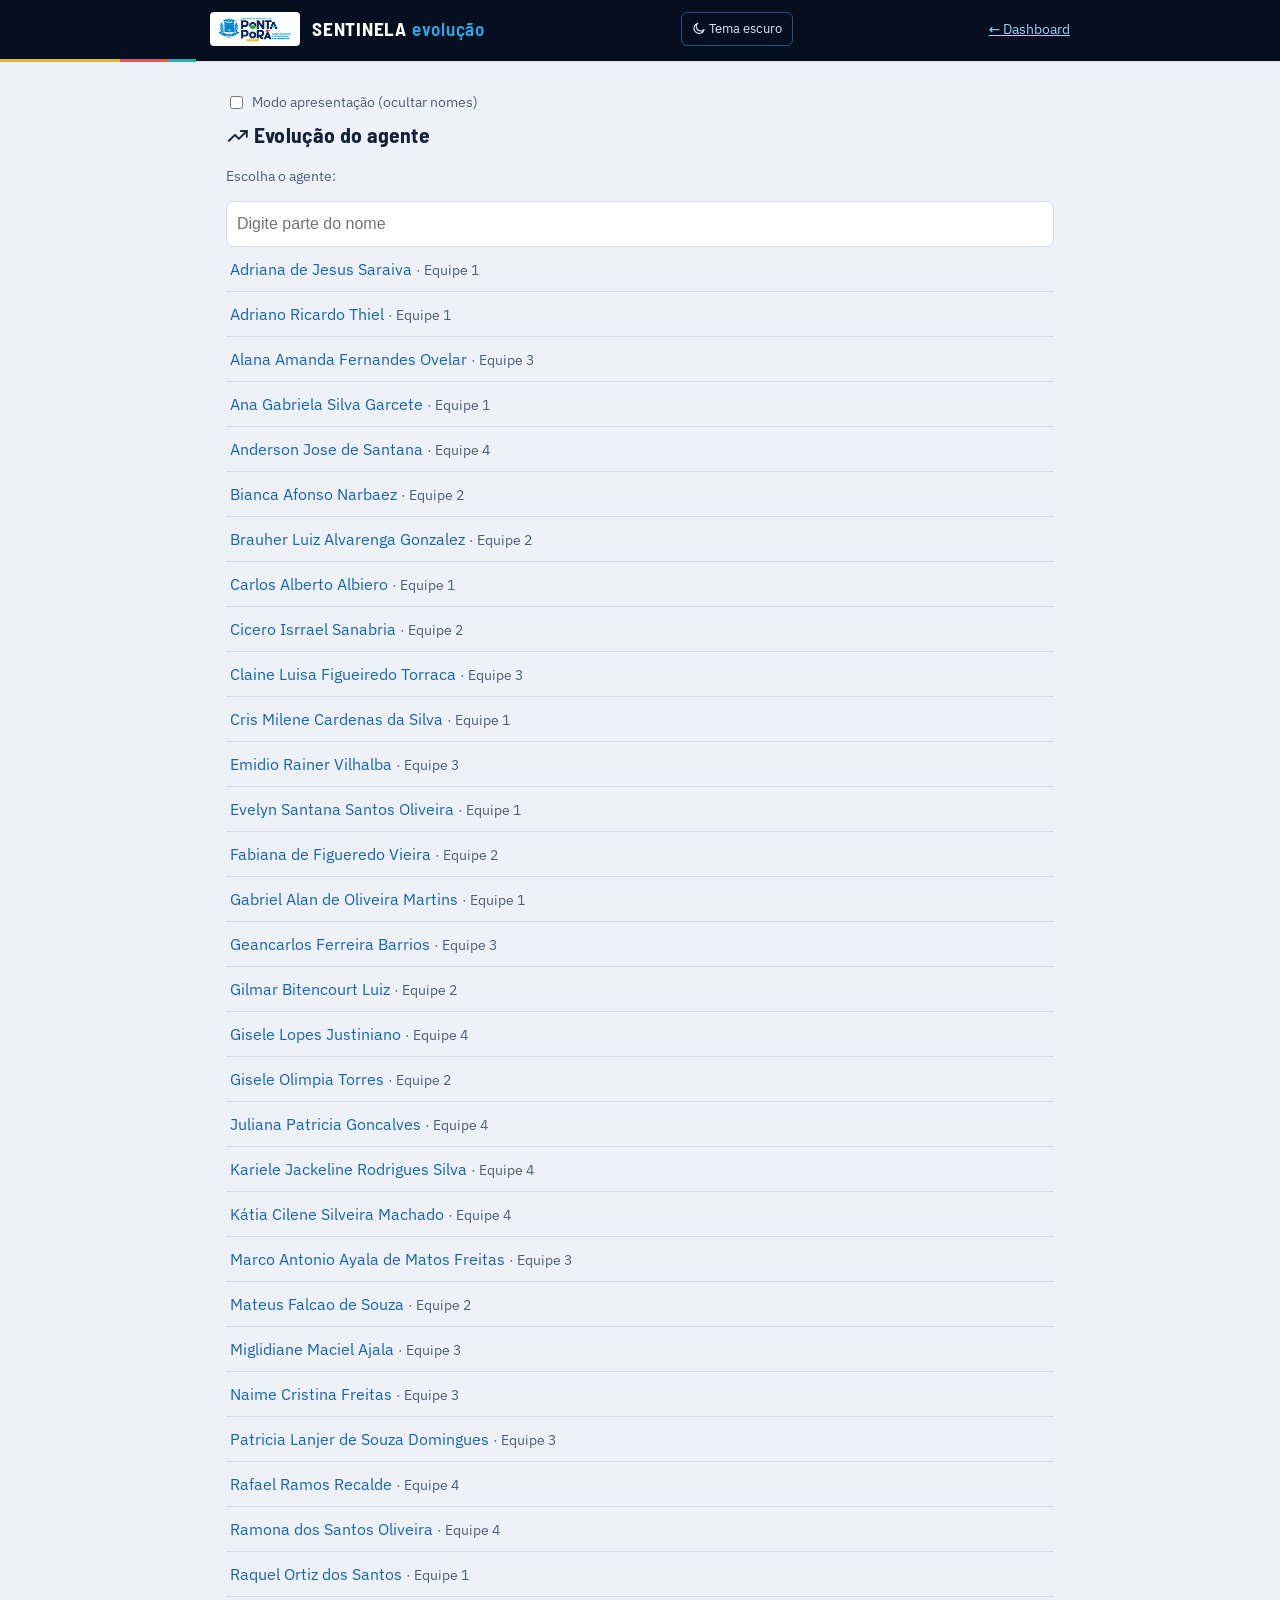
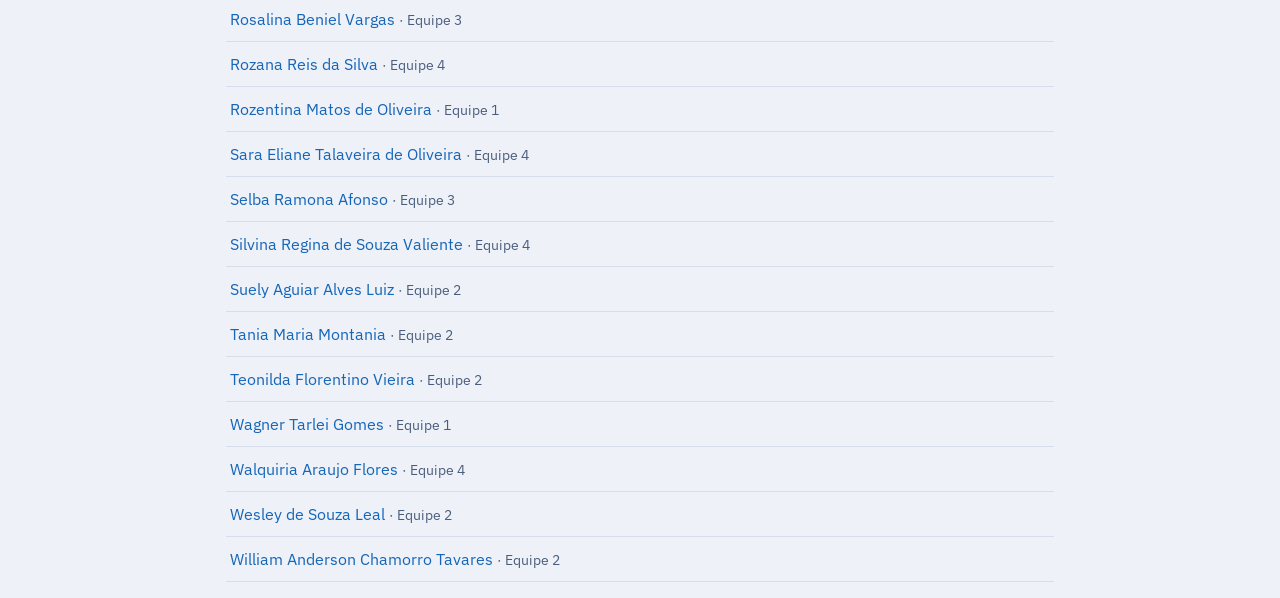
<file: agente.html>
<!DOCTYPE html>
<html lang="pt-BR">
<head>
<meta charset="utf-8">
<meta name="viewport" content="width=device-width, initial-scale=1">
<title>Evolução do agente — Sentinela</title>
<script src="assets/tema.js"></script>
<link rel="stylesheet" href="assets/fontes.css">
<link rel="stylesheet" href="assets/carta.css">
<style>
  :root{--bg:#EEF2F8;--card:#FFFFFF;--tx:#12233B;--mut:#4A5D7C;--bd:#D5DEEA;--pri:#F7B500;--pri-tx:#0A1B33;--warn:#8A6100;--warn-bg:#FFF4D6;--bad:#B3261E;--bad-bg:#FDECEA;--ok:#0B7A44;--ok-bg:#E4F6EC;--info-bg:#E6F1FB;--info:#1565B8;--soft:#F2F6FB;--serie:#0F5FB0;color-scheme:light}
  :root[data-theme="dark"]{--bg:#071426;--card:#0C1F3A;--tx:#E6EDF7;--mut:#9DB2D0;--bd:#1D3C68;--pri:#F7B500;--pri-tx:#0A1B33;--warn:#FFC93D;--warn-bg:#3A2D12;--bad:#FF8478;--bad-bg:#3A1D22;--ok:#5CE59A;--ok-bg:#12301F;--info-bg:#10304F;--info:#6CC4F2;--soft:#102848;--serie:#F7B500;color-scheme:dark}
  header.topo{border-bottom-color:#1D3C68}
  header.topo a{color:#9DD3F5}
  .tema-btn{background:transparent;border:1px solid #2C4F82;color:#DCE7F5;border-radius:6px;padding:6px 10px;font:inherit;font-size:.82rem;cursor:pointer;white-space:nowrap;margin-left:auto}
  .tema-btn + a{margin-left:0}
  .tema-btn:hover{border-color:#F7B500}
  .ico{width:1.1em;height:1.1em;vertical-align:-.18em;fill:none;stroke:currentColor;stroke-width:2;stroke-linecap:round;stroke-linejoin:round}
  .ico-sol{display:none}:root[data-theme="dark"] .ico-sol{display:inline}:root[data-theme="dark"] .ico-lua{display:none}
  @media (max-width:480px){.tema-btn .tema-txt{display:none}.tema-btn{padding:6px 8px}header.topo{padding-left:10px;padding-right:10px}header.topo .marca{gap:6px}header.topo img{height:22px;padding:2px 4px}header.topo b{font-size:.9rem;letter-spacing:.02em}header.topo a{font-size:.72rem}header.topo b i{display:none}}
  header.topo{background:#050F20;border-bottom:1px solid var(--bd);position:relative;margin:0 0 14px;padding:12px 16px 15px}
  header.topo::after{content:"";position:absolute;left:0;right:0;bottom:-1px;height:3px;background:linear-gradient(90deg,#F7B500 0 120px,#FF5143 120px 168px,#19B8A3 168px 196px,transparent 196px)}
  header.topo .marca{display:flex;align-items:center;gap:12px;max-width:860px;margin:0 auto}
  header.topo img{height:34px;background:#fff;padding:3px 8px;border-radius:4px}
  header.topo b{white-space:nowrap;font-family:"Barlow Semi Condensed",system-ui,sans-serif;font-size:1.2rem;letter-spacing:.04em;color:#fff}
  header.topo b i{font-style:normal;color:#2BA8E8;font-weight:600}
  header.topo a{margin-left:auto;font-size:.85rem;white-space:nowrap}
  @media (max-width:480px){header.topo .marca{gap:8px}header.topo img{height:26px;padding:2px 6px}header.topo b{font-size:1.02rem}header.topo a{font-size:.78rem}}
  h1,h2{font-family:"Barlow Semi Condensed",system-ui,sans-serif;letter-spacing:.01em}
  :focus-visible{outline:2px solid #F7B500;outline-offset:2px}
  *{box-sizing:border-box} html{background:var(--bg)}
  body{margin:0;background:var(--bg);color:var(--tx);font:16px/1.5 "IBM Plex Sans",system-ui,-apple-system,Segoe UI,Roboto,sans-serif}
  main{max-width:860px;margin:0 auto;padding:16px}
  h1{font-size:1.35rem;margin:6px 0 2px} h2{font-size:1.05rem;margin:0 0 8px}
  .mut{color:var(--mut);font-size:.9rem} a{color:var(--info)}
  .card{background:var(--card);border:1px solid var(--bd);border-radius:12px;padding:14px;margin:12px 0}
  .kpis{display:grid;grid-template-columns:repeat(auto-fit,minmax(150px,1fr));gap:10px}
  .kpi{border:1px solid var(--bd);border-radius:10px;padding:10px} .kpi span{display:block;font-size:.72rem;text-transform:uppercase;color:var(--mut);font-weight:700}
  .kpi strong{font-size:1.25rem}
  .grafico{position:relative;height:260px}
  table{width:100%;border-collapse:collapse;font-size:.9rem} td,th{border-bottom:1px solid var(--bd);padding:6px 4px;text-align:left} td.n,th.n{text-align:right}
  .neg{color:var(--bad);font-weight:600} .pos{color:var(--ok);font-weight:600}
  .aviso{background:var(--warn-bg);color:var(--warn);padding:10px;border-radius:6px}
  input{width:100%;min-height:46px;padding:10px;font-size:1rem;border:1px solid var(--bd);border-radius:8px;background:var(--card);color:var(--tx)}
  #lista a{display:block;padding:10px 4px;border-bottom:1px solid var(--bd);text-decoration:none}
  .carta-wrap{display:flex;gap:18px;flex-wrap:wrap;align-items:flex-start;margin:12px 0}
  .carta-info{flex:1;min-width:230px}
  .acoes{display:flex;gap:10px;flex-wrap:wrap;margin:10px 0 4px}
  .bt-img{min-height:48px;padding:10px 16px;border-radius:10px;border:1px solid var(--bd);background:var(--card);color:var(--tx);font:inherit;font-weight:700;cursor:pointer;display:inline-flex;gap:8px;align-items:center}
  .bt-img:hover,.bt-img:focus-visible{border-color:var(--pri)}
  .bt-img.zap{background:#0B6B3A;border-color:#0B6B3A;color:#fff}
  .bt-img[disabled]{opacity:.6;cursor:progress}
  .carta-info h2{margin-top:0}
  .carta-info table td{padding:3px 8px 3px 0;vertical-align:top;font-size:.88rem}
  .carta-info td:first-child{font-weight:700;white-space:nowrap}
  .tl{list-style:none;margin:8px 0 0;padding:0 0 0 18px;border-left:3px solid var(--bd)}
  .tl > li{position:relative;padding:0 0 16px 14px}
  .tl > li::before{content:"";position:absolute;left:-26px;top:5px;width:13px;height:13px;border-radius:50%;background:var(--card);border:3px solid var(--serie)}
  .tl .quando{font-weight:700}
  .tl .lin{display:flex;flex-wrap:wrap;gap:6px 14px;align-items:center}
  .qd{display:inline-flex;flex-wrap:wrap;gap:3px;max-width:100%}
  .qd i{width:11px;height:14px;border-radius:3px;border:2px solid var(--mut);display:inline-block}
  .qd i.on{background:var(--serie);border-color:var(--serie)}
  .chip{display:inline-flex;gap:5px;align-items:center;font-size:.78rem;font-weight:600;border:1px solid var(--bd);background:var(--soft);padding:2px 8px;border-radius:999px}
  .chip.par{border-style:dashed}
  .tl ul{list-style:none;margin:8px 0 0;padding:0 0 0 4px}
  .tl ul li{padding:5px 0;border-top:1px dashed var(--bd);font-size:.9rem}
  .tl-leg{display:flex;gap:16px;flex-wrap:wrap;font-size:.8rem;color:var(--mut);margin:6px 0 2px}
  body.modo-apresentacao .nome{filter:blur(7px)}
  label.tg{display:flex;gap:6px;align-items:center;font-size:.85rem;color:var(--mut)}
  [hidden]{display:none!important}
</style>
</head>
<body>
<svg xmlns="http://www.w3.org/2000/svg" width="0" height="0" style="position:absolute" aria-hidden="true" focusable="false"><symbol id="i-moon" viewBox="0 0 24 24"><path d="M20 14.5A8.5 8.5 0 1 1 9.5 4a7 7 0 0 0 10.5 10.5z"/></symbol><symbol id="i-sun" viewBox="0 0 24 24"><circle cx="12" cy="12" r="4"/><path d="M12 2v2M12 20v2M2 12h2M20 12h2M4.9 4.9l1.4 1.4M17.7 17.7l1.4 1.4M4.9 19.1l1.4-1.4M17.7 6.3l1.4-1.4"/></symbol><symbol id="i-trend" viewBox="0 0 24 24"><path d="M3 17l6-6 4 4 8-8"/><path d="M15 7h6v6"/></symbol><symbol id="i-arrow-up" viewBox="0 0 24 24"><path d="M12 19V5M6 11l6-6 6 6"/></symbol><symbol id="i-arrow-down" viewBox="0 0 24 24"><path d="M12 5v14M6 13l6 6 6-6"/></symbol><symbol id="i-minus" viewBox="0 0 24 24"><path d="M5 12h14"/></symbol><symbol id="i-compare" viewBox="0 0 24 24"><path d="M4 8h13M13 4l4 4-4 4M20 16H7M11 12l-4 4 4 4"/></symbol><symbol id="i-cone" viewBox="0 0 24 24"><path d="M3 20h18M7 20l3-14h4l3 14M8.5 14h7"/></symbol><symbol id="i-timeline" viewBox="0 0 24 24"><path d="M12 3v18"/><circle cx="12" cy="7" r="2"/><circle cx="12" cy="17" r="2"/><path d="M14 7h6M4 17h6"/></symbol><symbol id="i-download" viewBox="0 0 24 24"><path d="M12 3v12M7 11l5 5 5-5M4 20h16"/></symbol><symbol id="i-share" viewBox="0 0 24 24"><circle cx="6" cy="12" r="2.500"/><circle cx="18" cy="6" r="2.500"/><circle cx="18" cy="18" r="2.500"/><path d="M8.200 10.800l7.600-3.600M8.200 13.200l7.600 3.600"/></symbol></svg>
<header class="topo"><div class="marca"><img src="assets/logo_ponta_pora.png" alt="Prefeitura Municipal de Ponta Porã"><b>SENTINELA <i>evolução</i></b><button type="button" class="tema-btn" data-tema-btn title="Mudar para o tema escuro"><svg class="ico ico-lua" aria-hidden="true"><use href="#i-moon"/></svg><svg class="ico ico-sol" aria-hidden="true"><use href="#i-sun"/></svg> <span class="tema-txt">Tema escuro</span></button><a href="index.html">← Dashboard</a></div></header>
<main>
  <label class="tg"><input type="checkbox" id="apres" style="width:auto;min-height:0"> Modo apresentação (ocultar nomes)</label>
  <div id="conteudo"><p class="mut">Carregando…</p></div>
</main>
<script src="assets/agentes_dados.js"></script>
<script src="assets/carta.js"></script>
<script src="assets/chart.umd.js"></script>
<script>
const $ = id => document.getElementById(id);
const esc = v => String(v == null ? '' : v).replace(/[&<>"']/g, c => ({'&':'&amp;','<':'&lt;','>':'&gt;','"':'&quot;',"'":'&#39;'}[c]));
const f1 = n => n == null ? '—' : Number(n).toLocaleString('pt-BR', { minimumFractionDigits: 1, maximumFractionDigits: 1 });
const norm = t => String(t || '').normalize('NFD').replace(/[̀-ͯ]/g, '').toLowerCase().trim();
$('apres').onchange = e => document.body.classList.toggle('modo-apresentacao', e.target.checked);
try { if (window.opener && window.opener.document.body.classList.contains('modo-apresentacao')) { $('apres').checked = true; document.body.classList.add('modo-apresentacao'); } } catch (e) {}

function achar(D, q) {
  const id = q.get('id'), nome = q.get('nome');
  if (id && D.agentes[id]) return D.agentes[id];
  if (nome) return Object.values(D.agentes).find(a => norm(a.nome) === norm(nome)) || null;
  return null;
}
if (window.aplicarTemaGraficos) aplicarTemaGraficos(); Chart.defaults.font.family = "'IBM Plex Sans', system-ui, sans-serif";
const SV = (n, c) => `<svg class="ico${c ? ' ' + c : ''}" aria-hidden="true"><use href="#i-${n}"/></svg>`;
function carta(a, ms) {
  const c = Carta.html(a, ms); if (!c) return '';
  const m = Carta.medidas(ms);
  return `<div class="carta-wrap">${c}
    <div class="carta-info"><h2>Como ler o cartão</h2><table>${m.st.map(x => `<tr><td>${x[0]}</td><td>${Carta.NOMES[x[0]]}</td></tr>`).join('')}</table>
      <p class="mut">A nota grande é a nota do mês. As seis medidas vão de 0 a 99 e usam só dados do ranking:
      <b>ASS</b> dias trabalhados ÷ esperados · <b>TUR</b> turnos com lançamento · <b>CON</b> quanto menos a nota oscila entre os meses, maior ·
      <b>EVO</b> 50 = igual ao mês anterior, sobe 5 por ponto ganho · <b>POS</b> lugar no ranking · <b>MED</b> média dos meses.
      Nível: ouro ≥ 90, prata ≥ 75, bronze abaixo disso; <b>destaque</b> = top 3 com nota ≥ 90.</p>
      <div class="acoes"><button type="button" class="bt-img" id="bBaixar">${SV('download')} Baixar imagem</button><button type="button" class="bt-img zap" id="bZap">${SV('share')} Enviar pelo WhatsApp</button></div>
      <p class="mut" id="msgImg" role="status" aria-live="polite"></p>
      <p><a href="album.html">Ver o álbum com todas as cartinhas →</a></p></div></div>`;
}
function qd(trab, esp) {
  const t = Math.max(0, Math.round(trab || 0)), e = Math.max(Math.round(esp || 0), t);
  return `<span class="qd" role="img" aria-label="${t} de ${e} dias trabalhados">${'<i class="on"></i>'.repeat(t)}${'<i></i>'.repeat(e - t)}</span>`;
}
const chipsPar = ps => (ps || []).map(p => `<span class="chip par" title="Parada da equipe: não conta como falta">${SV('cone')} ${esc(p.motivo)} · ${p.dias} ${p.dias === 1 ? 'dia' : 'dias'}</span>`).join('');
const dd = v => f1(v).replace(',0', '');
function linhaTempo(ms, sem) {
  if (!ms.length) return '';
  const itens = ms.slice().reverse().map(m => {
    const ss = sem.filter(s => s.mes === m.mes).sort((x, y) => x.n - y.n);
    const sub = ss.length ? `<ul>${ss.map(s => `<li><div class="lin"><span class="quando">Semana ${s.n}</span><span class="mut">${esc(s.periodo)}${s.parcial ? ' · parcial' : ''}</span>${qd(s.trab, s.esp)}<span>${dd(s.trab)} de ${dd(s.esp)} dias · nota ${f1(s.pontos)}</span>${chipsPar(s.paradas)}</div></li>`).join('')}</ul>` : '';
    return `<li><div class="lin"><span class="quando">${esc(m.mes)}</span>${qd(m.trab, m.esp)}<span>${dd(m.trab)} de ${dd(m.esp)} dias · nota <b>${f1(m.pontos)}</b> · ${m.pos}º de ${m.total}</span>${m.fechado ? '<span class="chip">mês fechado</span>' : ''}${chipsPar(m.paradas)}</div>${sub}</li>`;
  }).join('');
  return `<div class="card"><h2>${SV('timeline')} Linha do tempo</h2>
    <div class="tl-leg"><span><span class="qd"><i class="on"></i></span> dia trabalhado</span><span><span class="qd"><i></i></span> dia esperado sem lançamento</span><span>${SV('cone')} parada da equipe (chuva, reunião, mutirão…) não conta como falta</span></div>
    <ol class="tl">${itens}</ol></div>`;
}
function desenhar() {
  const D = window.AGENTES_DADOS, alvo = $('conteudo');
  if (!D || !D.agentes || !Object.keys(D.agentes).length) { alvo.innerHTML = '<div class="card aviso">Ainda não há dados de agentes. Volte depois da próxima atualização do site.</div>'; return; }
  const q = new URLSearchParams(location.search), a = achar(D, q);
  if (!a) {
    const busca = (q.get('id') || q.get('nome')) ? '<div class="card aviso">Não encontrei esse agente. Procure pelo nome:</div>' : '<p class="mut">Escolha o agente:</p>';
    alvo.innerHTML = `<h1><svg class="ico" aria-hidden="true"><use href="#i-trend"/></svg> Evolução do agente</h1>${busca}<input id="b" placeholder="Digite parte do nome" autocomplete="off"><div id="lista"></div>`;
    const lista = () => { const t = norm($('b').value);
      $('lista').innerHTML = Object.entries(D.agentes).filter(([, x]) => !t || norm(x.nome).includes(t)).sort((x, y) => x[1].nome.localeCompare(y[1].nome, 'pt-BR')).slice(0, 60)
        .map(([k, x]) => `<a href="?${/^\d+$/.test(k) ? 'id=' + k : 'nome=' + encodeURIComponent(x.nome)}"><span class="nome">${esc(x.nome)}</span> <span class="mut">· ${esc(x.equipe)}</span></a>`).join(''); };
    $('b').oninput = lista; lista(); return;
  }
  const ms = a.meses, ult = ms[ms.length - 1], sem = a.semanas;
  document.title = 'Evolução — ' + a.nome;
  const media = ms.length ? ms.reduce((t, m) => t + (m.pontos || 0), 0) / ms.length : null;
  const trab = ult ? `${f1(ult.trab).replace(',0', '')} de ${f1(ult.esp).replace(',0', '')}` : '—';
  let html = `<h1><svg class="ico" aria-hidden="true"><use href="#i-trend"/></svg> <span class="nome">${esc(a.nome)}</span></h1><div class="mut">${esc(a.equipe)} · atualizado em ${esc(D.gerado_em)}</div>`;
  html += carta(a, ms);
  if (ult) html += `<div class="card"><div class="kpis">
      <div class="kpi"><span>Nota em ${esc(ult.mes)}</span><strong>${f1(ult.pontos)}</strong></div>
      <div class="kpi"><span>Posição</span><strong>${ult.pos}º de ${ult.total}</strong></div>
      <div class="kpi"><span>Média dos meses</span><strong>${f1(media)}</strong></div>
      <div class="kpi"><span>Dias trabalhados</span><strong>${trab}</strong></div></div></div>`;
  if (ms.length) html += `<div class="card"><h2>Nota por mês</h2><div class="grafico"><canvas id="gMes" role="img" aria-label="Nota mensal"></canvas></div></div>
    <div class="card"><h2>Dias trabalhados × esperados</h2><div class="grafico"><canvas id="gDias" role="img" aria-label="Dias trabalhados e esperados por mês"></canvas></div></div>`;
  else html += '<div class="card aviso">Este agente ainda não tem mês registrado.</div>';
  if (sem.length >= 1) html += `<div class="card"><h2>Nota por semana (mês aberto)</h2><div class="grafico"><canvas id="gSem" role="img" aria-label="Nota semanal"></canvas></div>
      <p class="mut">Semana parcial = ainda em andamento; a nota dela pode mudar até sexta.</p></div>`;
  html += linhaTempo(ms, sem);
  if (ult) {
    const li = (arr, cls) => arr.length ? arr.map(x => `<tr><td>${esc(x.c)}</td><td class="n ${cls}">${x.p > 0 ? '+' : ''}${f1(x.p)}</td></tr>`).join('') : '<tr><td class="mut" colspan="2">Nenhum.</td></tr>';
    html += `<div class="card"><h2>O que mais tirou pontos em ${esc(ult.mes)}</h2><table>${li(ult.perdas, 'neg')}</table></div>
      <div class="card"><h2>O que mais deu pontos</h2><table>${li(ult.ganhos, 'pos')}</table></div>`;
  }
  html += `<p class="mut">Só dados públicos do ranking, sem informações de saúde. A conta completa está no Extrato do dashboard e em <a href="transparencia.html">Como o ranking é calculado</a>.</p>`;
  alvo.innerHTML = html;
  const ligar = (id, modo) => { const b = $(id); if (!b) return; b.onclick = () => {
    const msg = $('msgImg'); b.disabled = true; msg.textContent = 'Preparando a imagem…';
    Carta.enviar(a, ms, modo, { ocultarNomes: document.body.classList.contains('modo-apresentacao') })
      .then(t => { msg.textContent = t; }, () => { msg.textContent = 'Não consegui gerar a imagem aqui. Abra a página pelo endereço do site (não pelo arquivo no computador) e tente de novo.'; })
      .then(() => { b.disabled = false; }); }; };
  ligar('bBaixar', 'baixar'); ligar('bZap', 'whatsapp');
  const cor = n => getComputedStyle(document.documentElement).getPropertyValue(n).trim() || '#888';
  if (ms.length && window.Chart) {
    new Chart($('gMes'), { type: 'line', data: { labels: ms.map(m => m.mes.replace('/20', '/')), datasets: [{ label: 'Nota', data: ms.map(m => m.pontos), borderColor: cor('--serie'), backgroundColor: cor('--serie'), tension: .25 }] },
      options: { responsive: true, maintainAspectRatio: false, scales: { y: { min: 0, max: 100 } }, plugins: { legend: { display: false } } } });
    new Chart($('gDias'), { type: 'bar', data: { labels: ms.map(m => m.mes.replace('/20', '/')), datasets: [
      { label: 'Trabalhados', data: ms.map(m => m.trab), backgroundColor: cor('--serie') }, { label: 'Esperados', data: ms.map(m => m.esp), backgroundColor: cor('--mut') }] },
      options: { responsive: true, maintainAspectRatio: false } });
  }
  if (sem.length && window.Chart) {
    new Chart($('gSem'), { type: 'bar', data: { labels: sem.map(s => `S${s.n}${s.parcial ? ' (parcial)' : ''}`), datasets: [{ label: 'Nota da semana', data: sem.map(s => s.pontos),
      backgroundColor: sem.map(s => s.parcial ? cor('--mut') : cor('--info')) }] }, options: { responsive: true, maintainAspectRatio: false, scales: { y: { min: 0, max: 100 } }, plugins: { legend: { display: false } } } });
  }
}
desenhar();
document.addEventListener('sentinela:tema', () => location.reload());
</script>
</body>
</html>
</file>
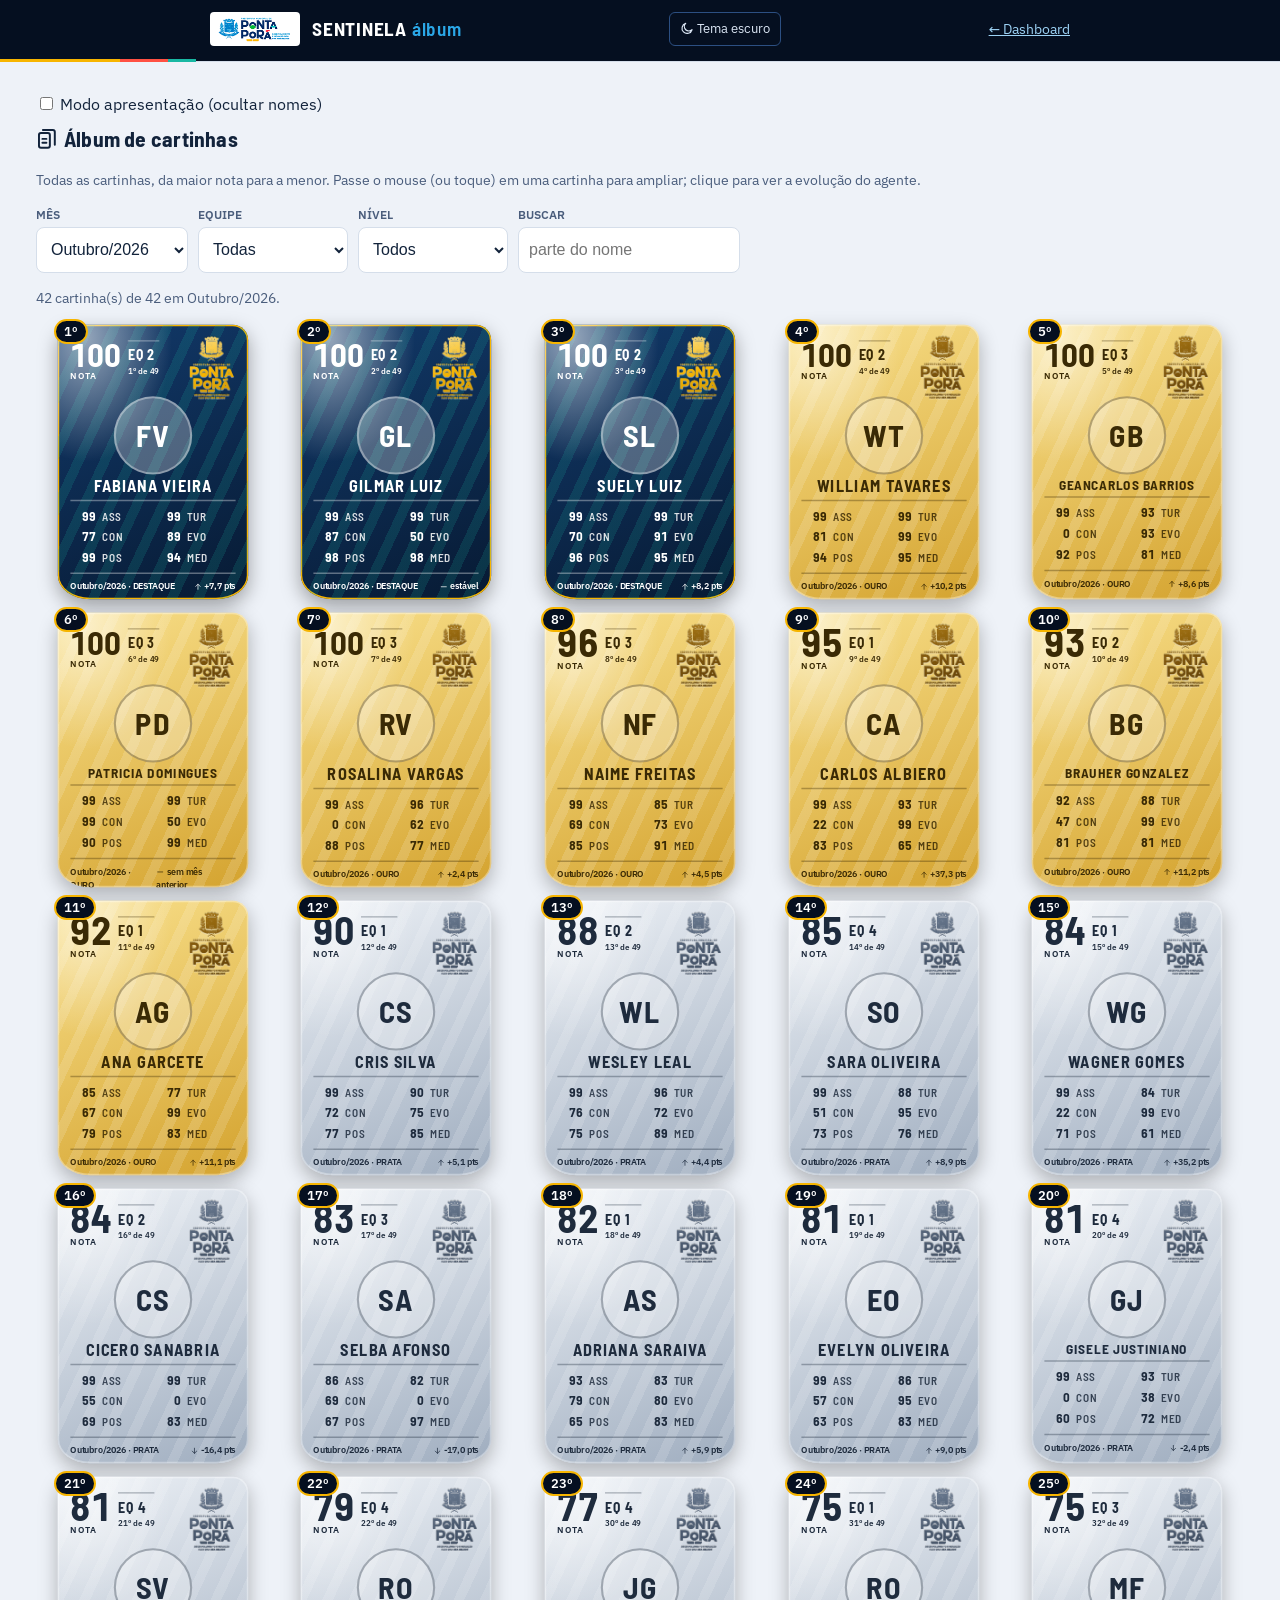
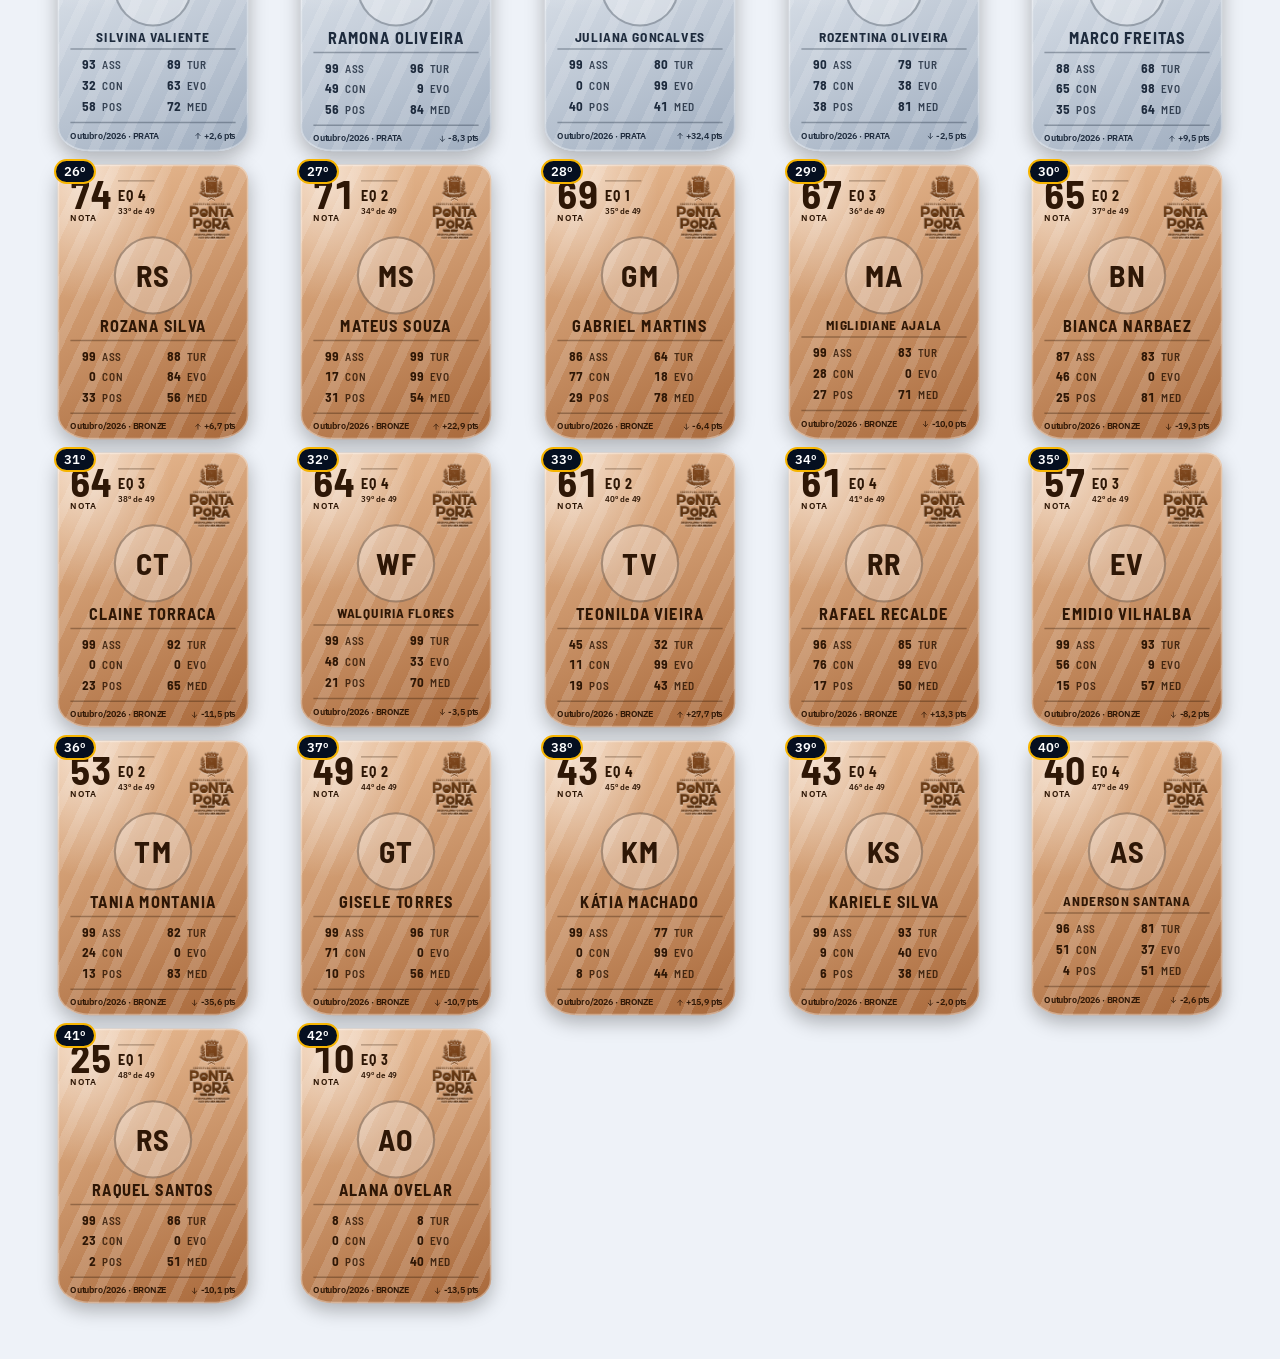
<file: album.html>
<!DOCTYPE html>
<html lang="pt-BR">
<head>
<meta charset="utf-8">
<meta name="viewport" content="width=device-width, initial-scale=1">
<title>Álbum de cartinhas — Sentinela</title>
<script src="assets/tema.js"></script>
<link rel="stylesheet" href="assets/fontes.css">
<link rel="stylesheet" href="assets/carta.css">
<style>
  :root{--bg:#EEF2F8;--card:#FFFFFF;--tx:#12233B;--mut:#4A5D7C;--bd:#D5DEEA;--pri:#F7B500;--pri-tx:#0A1B33;--warn:#8A6100;--warn-bg:#FFF4D6;--bad:#B3261E;--bad-bg:#FDECEA;--ok:#0B7A44;--ok-bg:#E4F6EC;--info-bg:#E6F1FB;--info:#1565B8;--soft:#F2F6FB;--serie:#0F5FB0;color-scheme:light}
  :root[data-theme="dark"]{--bg:#071426;--card:#0C1F3A;--tx:#E6EDF7;--mut:#9DB2D0;--bd:#1D3C68;--pri:#F7B500;--pri-tx:#0A1B33;--warn:#FFC93D;--warn-bg:#3A2D12;--bad:#FF8478;--bad-bg:#3A1D22;--ok:#5CE59A;--ok-bg:#12301F;--info-bg:#10304F;--info:#6CC4F2;--soft:#102848;--serie:#F7B500;color-scheme:dark}
  header.topo{border-bottom-color:#1D3C68}
  header.topo a{color:#9DD3F5}
  .tema-btn{background:transparent;border:1px solid #2C4F82;color:#DCE7F5;border-radius:6px;padding:6px 10px;font:inherit;font-size:.82rem;cursor:pointer;white-space:nowrap;margin-left:auto}
  .tema-btn + a{margin-left:0}
  .tema-btn:hover{border-color:#F7B500}
  .ico{width:1.1em;height:1.1em;vertical-align:-.18em;fill:none;stroke:currentColor;stroke-width:2;stroke-linecap:round;stroke-linejoin:round}
  .ico-sol{display:none}:root[data-theme="dark"] .ico-sol{display:inline}:root[data-theme="dark"] .ico-lua{display:none}
  @media (max-width:480px){.tema-btn .tema-txt{display:none}.tema-btn{padding:6px 8px}header.topo{padding-left:10px;padding-right:10px}header.topo .marca{gap:6px}header.topo img{height:22px;padding:2px 4px}header.topo b{font-size:.9rem;letter-spacing:.02em}header.topo a{font-size:.72rem}header.topo b i{display:none}}
  header.topo{background:#050F20;border-bottom:1px solid var(--bd);position:relative;margin:0 0 14px;padding:12px 16px 15px}
  header.topo::after{content:"";position:absolute;left:0;right:0;bottom:-1px;height:3px;background:linear-gradient(90deg,#F7B500 0 120px,#FF5143 120px 168px,#19B8A3 168px 196px,transparent 196px)}
  header.topo .marca{display:flex;align-items:center;gap:12px;max-width:860px;margin:0 auto}
  header.topo img{height:34px;background:#fff;padding:3px 8px;border-radius:4px}
  header.topo b{white-space:nowrap;font-family:"Barlow Semi Condensed",system-ui,sans-serif;font-size:1.2rem;letter-spacing:.04em;color:#fff}
  header.topo b i{font-style:normal;color:#2BA8E8;font-weight:600}
  header.topo a{margin-left:auto;font-size:.85rem;white-space:nowrap}
  @media (max-width:480px){header.topo .marca{gap:8px}header.topo img{height:26px;padding:2px 6px}header.topo b{font-size:1.02rem}header.topo a{font-size:.78rem}}
  h1,h2{font-family:"Barlow Semi Condensed",system-ui,sans-serif;letter-spacing:.01em}
  :focus-visible{outline:2px solid #F7B500;outline-offset:2px}
  *{box-sizing:border-box} html{background:var(--bg)}
  body{margin:0;background:var(--bg);color:var(--tx);font:16px/1.5 "IBM Plex Sans",system-ui,-apple-system,Segoe UI,Roboto,sans-serif}
  main{max-width:860px;margin:0 auto;padding:16px}
  h1{font-size:1.35rem;margin:6px 0 2px} h2{font-size:1.05rem;margin:0 0 8px}
  .mut{color:var(--mut);font-size:.9rem} a{color:var(--info)}
  .card{background:var(--card);border:1px solid var(--bd);border-radius:12px;padding:14px;margin:12px 0}
  .kpis{display:grid;grid-template-columns:repeat(auto-fit,minmax(150px,1fr));gap:10px}
  .kpi{border:1px solid var(--bd);border-radius:10px;padding:10px} .kpi span{display:block;font-size:.72rem;text-transform:uppercase;color:var(--mut);font-weight:700}
  .kpi strong{font-size:1.25rem}
  .barra{display:flex;gap:10px;flex-wrap:wrap;align-items:end;margin:10px 0 4px}
  .barra label{display:flex;flex-direction:column;gap:3px;font-size:.78rem;font-weight:700;color:var(--mut);text-transform:uppercase}
  select,input[type=search]{min-height:46px;padding:8px 10px;font-size:1rem;border:1px solid var(--bd);border-radius:8px;background:var(--card);color:var(--tx);width:auto;min-width:150px}
  main{max-width:1240px}
  .album{display:grid;grid-template-columns:repeat(auto-fill,minmax(196px,1fr));gap:14px 10px;margin:16px 0 40px;justify-items:center}
  .slot{--e:.7;position:relative;display:block;width:190px;height:274px;text-decoration:none;color:inherit;border-radius:20px;outline-offset:6px}
  .slot .carta{position:absolute;left:50%;top:50%;margin:-196px 0 0 -136px;height:392px;transform:scale(var(--e));transition:transform .18s ease,box-shadow .18s ease}
  .slot:hover,.slot:focus-visible{z-index:20}
  .slot:hover .carta,.slot:focus-visible .carta{transform:scale(1.04);box-shadow:0 18px 40px rgba(0,0,0,.45),inset 0 0 0 2px rgba(255,255,255,.5)}
  .slot .n{position:absolute;left:-4px;top:-6px;z-index:3;min-width:34px;padding:2px 8px;border-radius:999px;background:#050F20;color:#fff;font:700 .8rem "IBM Plex Sans",sans-serif;text-align:center;border:2px solid #F7B500}
  @media (prefers-reduced-motion:reduce){.slot .carta{transition:none}}
  @media (hover:none){.slot:active .carta{transform:scale(1.04)}}
  @media (max-width:480px){.album{grid-template-columns:repeat(2,1fr);gap:8px 4px}.slot{--e:.62;width:168px;height:243px}.barra select,.barra input{min-width:0;width:100%}.barra label{flex:1 0 45%}}
  body.modo-apresentacao .nome{filter:blur(7px)}
</style></head>
<body>
<svg xmlns="http://www.w3.org/2000/svg" width="0" height="0" style="position:absolute" aria-hidden="true" focusable="false"><symbol id="i-moon" viewBox="0 0 24 24"><path d="M20 14.5A8.5 8.5 0 1 1 9.5 4a7 7 0 0 0 10.5 10.5z"/></symbol><symbol id="i-sun" viewBox="0 0 24 24"><circle cx="12" cy="12" r="4"/><path d="M12 2v2M12 20v2M2 12h2M20 12h2M4.9 4.9l1.4 1.4M17.7 17.7l1.4 1.4M4.9 19.1l1.4-1.4M17.7 6.3l1.4-1.4"/></symbol><symbol id="i-arrow-up" viewBox="0 0 24 24"><path d="M12 19V5M6 11l6-6 6 6"/></symbol><symbol id="i-arrow-down" viewBox="0 0 24 24"><path d="M12 5v14M6 13l6 6 6-6"/></symbol><symbol id="i-minus" viewBox="0 0 24 24"><path d="M5 12h14"/></symbol><symbol id="i-cards" viewBox="0 0 24 24"><rect x="3" y="6" width="11" height="15" rx="2"/><path d="M7 3h10a2 2 0 0 1 2 2v13"/><path d="M6.500 12h4M6.500 16h4"/></symbol></svg>
<header class="topo"><div class="marca"><img src="assets/logo_ponta_pora.png" alt="Prefeitura Municipal de Ponta Porã"><b>SENTINELA <i>álbum</i></b><button type="button" class="tema-btn" data-tema-btn title="Mudar para o tema escuro"><svg class="ico ico-lua" aria-hidden="true"><use href="#i-moon"/></svg><svg class="ico ico-sol" aria-hidden="true"><use href="#i-sun"/></svg> <span class="tema-txt">Tema escuro</span></button><a href="index.html">← Dashboard</a></div></header>
<main>
  <label class="tg"><input type="checkbox" id="apres" style="width:auto;min-height:0"> Modo apresentação (ocultar nomes)</label>
  <h1><svg class="ico" aria-hidden="true"><use href="#i-cards"/></svg> Álbum de cartinhas</h1>
  <p class="mut">Todas as cartinhas, da maior nota para a menor. Passe o mouse (ou toque) em uma cartinha para ampliar; clique para ver a evolução do agente.</p>
  <div class="barra">
    <label>Mês<select id="fMes"></select></label>
    <label>Equipe<select id="fEq"><option value="">Todas</option></select></label>
    <label>Nível<select id="fNivel"><option value="">Todos</option><option>DESTAQUE</option><option>OURO</option><option>PRATA</option><option>BRONZE</option></select></label>
    <label>Buscar<input type="search" id="fBusca" placeholder="parte do nome" autocomplete="off"></label>
  </div>
  <p class="mut" id="resumo" aria-live="polite"></p>
  <div class="album" id="album"></div>
</main>
<script src="assets/agentes_dados.js"></script>
<script src="assets/carta.js"></script>
<script>
const $ = id => document.getElementById(id);
const esc = v => String(v == null ? '' : v).replace(/[&<>"']/g, c => ({'&':'&amp;','<':'&lt;','>':'&gt;','"':'&quot;',"'":'&#39;'}[c]));
const norm = t => String(t || '').normalize('NFD').replace(/[\u0300-\u036f]/g, '').toLowerCase().trim();
const MESES = ['janeiro','fevereiro','marco','abril','maio','junho','julho','agosto','setembro','outubro','novembro','dezembro'];
const ordMes = l => { const p = norm(l).split('/'); return (parseInt(p[1], 10) || 0) * 20 + MESES.indexOf(p[0]); };
$('apres').onchange = e => document.body.classList.toggle('modo-apresentacao', e.target.checked);
try { if (window.opener && window.opener.document.body.classList.contains('modo-apresentacao')) { $('apres').checked = true; document.body.classList.add('modo-apresentacao'); } } catch (e) {}
const D = window.AGENTES_DADOS, ag = D && D.agentes ? Object.entries(D.agentes).map(([k, a]) => ({ k, a })) : [];
const meses = [...new Set(ag.flatMap(x => (x.a.meses || []).map(m => m.mes)))].sort((p, q) => ordMes(p) - ordMes(q));
if (!meses.length) { $('album').outerHTML = '<div class="card aviso">Ainda não há cartinhas. Volte depois da próxima atualização do site.</div>'; $('resumo').textContent = ''; }
else {
  $('fMes').innerHTML = meses.slice().reverse().map(m => `<option>${esc(m)}</option>`).join('');
  const q0 = new URLSearchParams(location.search).get('mes'); if (q0 && meses.includes(q0)) $('fMes').value = q0;
  const eqs = [...new Set(ag.map(x => x.a.equipe).filter(Boolean))].sort((p, q) => p.localeCompare(q, 'pt-BR', { numeric: true }));
  $('fEq').insertAdjacentHTML('beforeend', eqs.map(e => `<option>${esc(e)}</option>`).join(''));
  const desenhar = () => {
    const mes = $('fMes').value, eq = $('fEq').value, niv = $('fNivel').value, bu = norm($('fBusca').value);
    const lista = [];
    ag.forEach(x => { const ms = (x.a.meses || []).slice().sort((p, q) => ordMes(p.mes) - ordMes(q.mes)); const i = ms.findIndex(m => m.mes === mes);
      if (i < 0 || ms[i].pontos == null) return; lista.push({ x, ms: ms.slice(0, i + 1), u: ms[i] }); });
    lista.sort((p, q) => q.u.pontos - p.u.pontos || p.u.pos - q.u.pos || p.x.a.nome.localeCompare(q.x.a.nome, 'pt-BR'));
    lista.forEach((l, i) => { l.lugar = i + 1; });
    const vis = lista.filter(l => (!eq || l.x.a.equipe === eq) && (!bu || norm(l.x.a.nome).includes(bu)) && (!niv || Carta.medidas(l.ms).tier[1] === niv));
    $('album').innerHTML = vis.map(l => `<a class="slot" href="agente.html?${/^\d+$/.test(l.x.k) ? 'id=' + l.x.k : 'nome=' + encodeURIComponent(l.x.a.nome)}" title="Ver evolução de ${esc(l.x.a.nome)}"><span class="n" aria-label="${l.lugar}º lugar">${l.lugar}º</span>${Carta.html(l.x.a, l.ms)}</a>`).join('');
    $('resumo').textContent = vis.length ? `${vis.length} cartinha(s) de ${lista.length} em ${mes}.` : 'Nenhuma cartinha com esses filtros.';
  };
  ['fMes', 'fEq', 'fNivel'].forEach(i => $(i).onchange = desenhar); $('fBusca').oninput = desenhar;
  desenhar();
}
document.addEventListener('sentinela:tema', () => {});
</script>
</body>
</html>
</file>
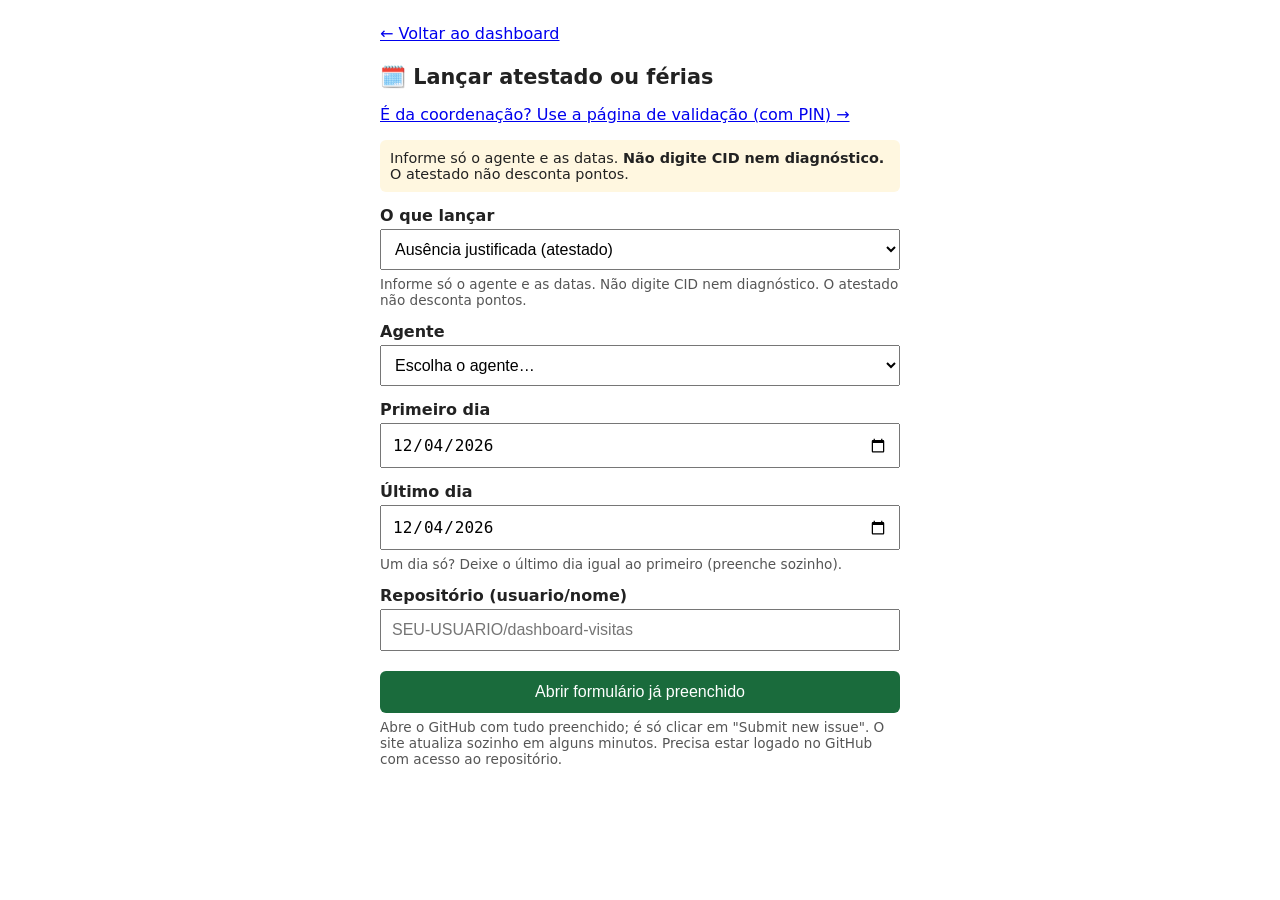
<file: atestado.html>
<!DOCTYPE html>
<html lang="pt-BR">
<head>
<meta charset="utf-8">
<meta name="viewport" content="width=device-width, initial-scale=1">
<title>Lançar atestado ou férias</title>
<style>
  body{font-family:system-ui,sans-serif;max-width:520px;margin:24px auto;padding:0 16px;color:#222}
  h1{font-size:1.3rem} label{display:block;margin:14px 0 4px;font-weight:600}
  select,input{width:100%;padding:10px;font-size:1rem;box-sizing:border-box}
  button{margin-top:20px;width:100%;padding:12px;font-size:1rem;background:#1a6b3c;color:#fff;border:0;border-radius:6px;cursor:pointer}
  .hint{font-size:.85rem;color:#555;margin-top:6px} .aviso{background:#fff7e0;padding:10px;border-radius:6px;font-size:.9rem}
  a.volta{display:inline-block;margin-bottom:8px}
</style>
</head>
<body>
<a class="volta" href="index.html">← Voltar ao dashboard</a>
<h1>🗓️ Lançar atestado ou férias</h1>
<p><a href="validar.html">É da coordenação? Use a página de validação (com PIN) →</a></p>
<p class="aviso">Informe só o agente e as datas. <b>Não digite CID nem diagnóstico.</b> O atestado não desconta pontos.</p>

<label for="tp">O que lançar</label>
<select id="tp">
  <option value="atestado">Ausência justificada (atestado)</option>
  <option value="ferias">Férias — definir ou ajustar o período</option>
  <option value="cancelar">Férias — cancelar (os dias viram falta)</option>
</select>
<p class="hint" id="dicaTp"></p>
<label for="ag">Agente</label>
<select id="ag"><option value="">Carregando…</option></select>
<label for="ini">Primeiro dia</label>
<input type="date" id="ini">
<label for="fim">Último dia</label>
<input type="date" id="fim">
<p class="hint">Um dia só? Deixe o último dia igual ao primeiro (preenche sozinho).</p>
<div id="repoBox" style="display:none">
  <label for="repo">Repositório (usuario/nome)</label>
  <input id="repo" placeholder="SEU-USUARIO/dashboard-visitas">
</div>
<button id="ir">Abrir formulário já preenchido</button>
<p class="hint">Abre o GitHub com tudo preenchido; é só clicar em "Submit new issue". O site atualiza sozinho em alguns minutos. Precisa estar logado no GitHub com acesso ao repositório.</p>

<script>
const $ = id => document.getElementById(id);
const hoje = new Date(Date.now() - new Date().getTimezoneOffset()*60000).toISOString().slice(0,10);
$('ini').value = hoje; $('fim').value = hoje;
$('ini').addEventListener('change', () => { if (!$('fim').value || $('fim').value < $('ini').value) $('fim').value = $('ini').value; });

function repoDaUrl() {
  const m = location.hostname.match(/^(.+)\.github\.io$/);
  const seg = location.pathname.split('/').filter(Boolean)[0];
  return m && seg ? `${m[1]}/${seg}` : '';
}
let repo = repoDaUrl();
if (!repo) { $('repoBox').style.display = ''; try { $('repo').value = localStorage.getItem('repoAtestado') || ''; } catch(e){} }

fetch('data/agentes_nomes.json').then(r => r.json()).then(d => {
  const itens = Object.entries(d).map(([id, v]) => {
    const nome = (v.nome || `Agente ${id}`).trim(), eq = (v.equipe || '').trim();
    return `${nome} — ${eq ? eq + ' ' : ''}(ID ${id})`;
  }).sort((a, b) => a.localeCompare(b, 'pt-BR'));
  $('ag').innerHTML = '<option value="">Escolha o agente…</option>' + itens.map(t => `<option>${t}</option>`).join('');
}).catch(() => { $('ag').innerHTML = '<option value="">Erro ao carregar a lista</option>'; });

const DICAS = {
  atestado: 'Informe só o agente e as datas. Não digite CID nem diagnóstico. O atestado não desconta pontos.',
  ferias: 'O período que você informar vira o período FINAL das férias (máximo 30 dias corridos). Dias fora dele contam como falta se não houve trabalho. Serve para lançar férias novas ou corrigir as detectadas.',
  cancelar: 'Os dias informados deixam de ser férias e passam a contar como falta. O que sobrar fora desse período continua como férias.'
};
$('tp').onchange = () => { $('dicaTp').textContent = DICAS[$('tp').value]; };
$('dicaTp').textContent = DICAS.atestado;
const br = iso => iso.split('-').reverse().join('/');
$('ir').onclick = () => {
  if (!$('ag').value) return alert('Escolha o agente.');
  if (!$('ini').value || !$('fim').value) return alert('Preencha as datas.');
  if ($('fim').value < $('ini').value) return alert('O último dia não pode ser antes do primeiro.');
  if (!repo) {
    repo = $('repo').value.trim();
    if (!/^[\w.-]+\/[\w.-]+$/.test(repo)) return alert('Informe o repositório no formato usuario/nome.');
    try { localStorage.setItem('repoAtestado', repo); } catch(e){}
  }
  const nome = $('ag').value.split(' — ')[0];
  const tipo = $('tp').value;
  const dias = (new Date($('fim').value) - new Date($('ini').value)) / 86400000 + 1;
  if (tipo === 'ferias' && dias > 30) return alert('Férias têm no máximo 30 dias corridos. Informe até 30 dias; o que passar disso conta como falta.');
  const params = tipo === 'atestado'
    ? { template: 'atestado.yml', title: `Ausência justificada: ${nome} (${br($('ini').value)})`,
        agente: $('ag').value, inicio: br($('ini').value), fim: br($('fim').value) }
    : { template: 'ferias.yml', title: `Férias: ${nome} (${br($('ini').value)})`,
        agente: $('ag').value,
        acao: tipo === 'ferias' ? 'Definir ou ajustar férias' : 'Cancelar férias (os dias viram falta)',
        inicio: br($('ini').value), fim: br($('fim').value) };
  const q = new URLSearchParams(params);
  window.open(`https://github.com/${repo}/issues/new?${q}`, '_blank');
};
</script>
</body>
</html>
</file>
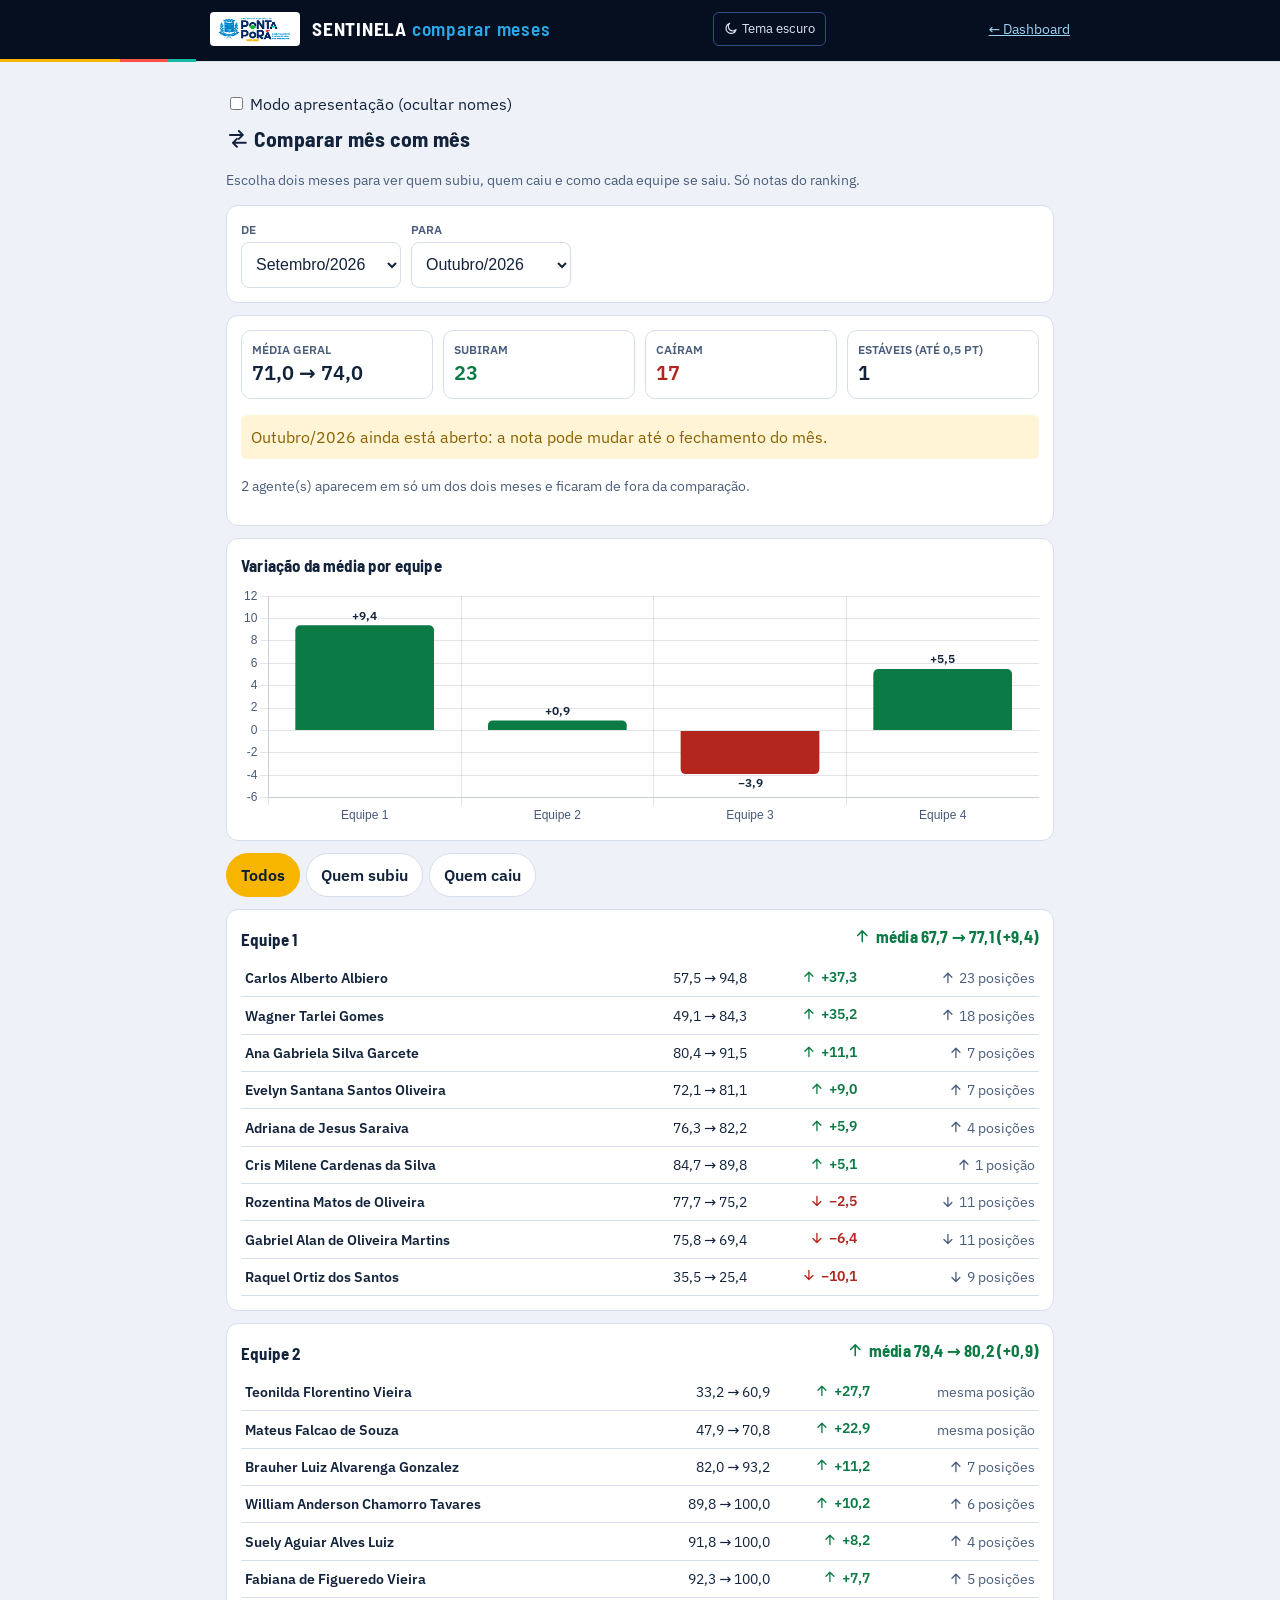
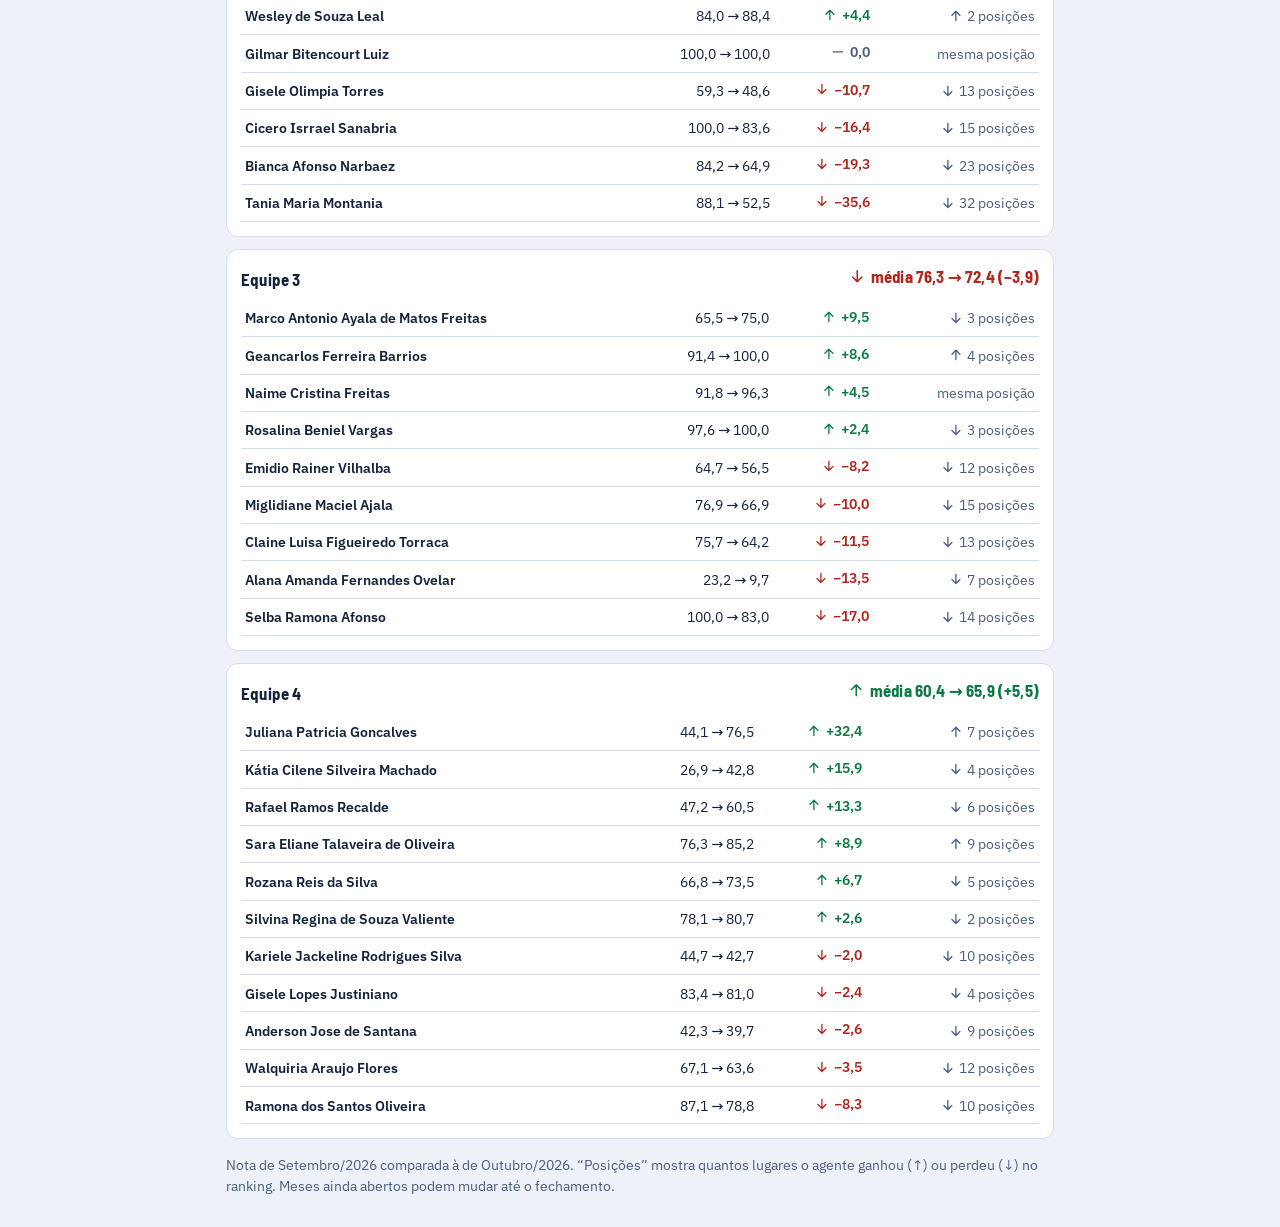
<file: comparar.html>
<!DOCTYPE html>
<html lang="pt-BR">
<head>
<meta charset="utf-8">
<meta name="viewport" content="width=device-width, initial-scale=1">
<title>Comparar meses — Sentinela</title>
<script src="assets/tema.js"></script>
<link rel="stylesheet" href="assets/fontes.css">
<style>
  :root{--bg:#EEF2F8;--card:#FFFFFF;--tx:#12233B;--mut:#4A5D7C;--bd:#D5DEEA;--pri:#F7B500;--pri-tx:#0A1B33;--warn:#8A6100;--warn-bg:#FFF4D6;--bad:#B3261E;--bad-bg:#FDECEA;--ok:#0B7A44;--ok-bg:#E4F6EC;--info-bg:#E6F1FB;--info:#1565B8;--soft:#F2F6FB;--serie:#0F5FB0;color-scheme:light}
  :root[data-theme="dark"]{--bg:#071426;--card:#0C1F3A;--tx:#E6EDF7;--mut:#9DB2D0;--bd:#1D3C68;--pri:#F7B500;--pri-tx:#0A1B33;--warn:#FFC93D;--warn-bg:#3A2D12;--bad:#FF8478;--bad-bg:#3A1D22;--ok:#5CE59A;--ok-bg:#12301F;--info-bg:#10304F;--info:#6CC4F2;--soft:#102848;--serie:#F7B500;color-scheme:dark}
  header.topo{border-bottom-color:#1D3C68}
  header.topo a{color:#9DD3F5}
  .tema-btn{background:transparent;border:1px solid #2C4F82;color:#DCE7F5;border-radius:6px;padding:6px 10px;font:inherit;font-size:.82rem;cursor:pointer;white-space:nowrap;margin-left:auto}
  .tema-btn + a{margin-left:0}
  .tema-btn:hover{border-color:#F7B500}
  .ico{width:1.1em;height:1.1em;vertical-align:-.18em;fill:none;stroke:currentColor;stroke-width:2;stroke-linecap:round;stroke-linejoin:round}
  .ico-sol{display:none}:root[data-theme="dark"] .ico-sol{display:inline}:root[data-theme="dark"] .ico-lua{display:none}
  @media (max-width:480px){.tema-btn .tema-txt{display:none}.tema-btn{padding:6px 8px}header.topo{padding-left:10px;padding-right:10px}header.topo .marca{gap:6px}header.topo img{height:22px;padding:2px 4px}header.topo b{font-size:.9rem;letter-spacing:.02em}header.topo a{font-size:.72rem}header.topo b i{display:none}}
  header.topo{background:#050F20;border-bottom:1px solid var(--bd);position:relative;margin:0 0 14px;padding:12px 16px 15px}
  header.topo::after{content:"";position:absolute;left:0;right:0;bottom:-1px;height:3px;background:linear-gradient(90deg,#F7B500 0 120px,#FF5143 120px 168px,#19B8A3 168px 196px,transparent 196px)}
  header.topo .marca{display:flex;align-items:center;gap:12px;max-width:860px;margin:0 auto}
  header.topo img{height:34px;background:#fff;padding:3px 8px;border-radius:4px}
  header.topo b{white-space:nowrap;font-family:"Barlow Semi Condensed",system-ui,sans-serif;font-size:1.2rem;letter-spacing:.04em;color:#fff}
  header.topo b i{font-style:normal;color:#2BA8E8;font-weight:600}
  header.topo a{margin-left:auto;font-size:.85rem;white-space:nowrap}
  @media (max-width:480px){header.topo .marca{gap:8px}header.topo img{height:26px;padding:2px 6px}header.topo b{font-size:1.02rem}header.topo a{font-size:.78rem}}
  h1,h2{font-family:"Barlow Semi Condensed",system-ui,sans-serif;letter-spacing:.01em}
  :focus-visible{outline:2px solid #F7B500;outline-offset:2px}
  *{box-sizing:border-box} html{background:var(--bg)}
  body{margin:0;background:var(--bg);color:var(--tx);font:16px/1.5 "IBM Plex Sans",system-ui,-apple-system,Segoe UI,Roboto,sans-serif}
  main{max-width:860px;margin:0 auto;padding:16px}
  h1{font-size:1.35rem;margin:6px 0 2px} h2{font-size:1.05rem;margin:0 0 8px}
  .mut{color:var(--mut);font-size:.9rem} a{color:var(--info)}
  .card{background:var(--card);border:1px solid var(--bd);border-radius:12px;padding:14px;margin:12px 0}
  .kpis{display:grid;grid-template-columns:repeat(auto-fit,minmax(150px,1fr));gap:10px}
  .kpi{border:1px solid var(--bd);border-radius:10px;padding:10px} .kpi span{display:block;font-size:.72rem;text-transform:uppercase;color:var(--mut);font-weight:700}
  .kpi strong{font-size:1.25rem}
  .grafico{position:relative;height:260px}
  table{width:100%;border-collapse:collapse;font-size:.9rem} td,th{border-bottom:1px solid var(--bd);padding:6px 4px;text-align:left} td.n,th.n{text-align:right}
  .neg{color:var(--bad);font-weight:600} .pos{color:var(--ok);font-weight:600}
  .aviso{background:var(--warn-bg);color:var(--warn);padding:10px;border-radius:6px}
  input{width:100%;min-height:46px;padding:10px;font-size:1rem;border:1px solid var(--bd);border-radius:8px;background:var(--card);color:var(--tx)}
  #lista a{display:block;padding:10px 4px;border-bottom:1px solid var(--bd);text-decoration:none}
  .ctl{display:flex;gap:10px;flex-wrap:wrap;align-items:end}
  .ctl label{display:flex;flex-direction:column;gap:3px;font-size:.78rem;font-weight:700;color:var(--mut);text-transform:uppercase}
  select{min-height:46px;padding:8px 10px;font-size:1rem;border:1px solid var(--bd);border-radius:8px;background:var(--card);color:var(--tx);min-width:160px}
  .abas{display:flex;gap:6px;flex-wrap:wrap;margin:10px 0}
  .abas button{min-height:44px;padding:8px 14px;border-radius:999px;border:1px solid var(--bd);background:var(--card);color:var(--tx);font:inherit;font-weight:600;cursor:pointer}
  .abas button[aria-pressed="true"]{background:var(--pri);color:var(--pri-tx);border-color:var(--pri)}
  .eq h2{display:flex;justify-content:space-between;gap:8px;flex-wrap:wrap;align-items:baseline}
  .dl{display:inline-flex;gap:4px;align-items:center;font-weight:700}
  .dl.up{color:var(--ok)} .dl.down{color:var(--bad)} .dl.eq0{color:var(--mut)}
  table.cmp td.n{white-space:nowrap}
  td a{color:var(--tx);text-decoration:none;font-weight:600} td a:hover{text-decoration:underline}
  .grafico{height:240px}
  .sr{position:absolute;left:-9999px}
  @media (max-width:560px){
    table.cmp,table.cmp tbody,table.cmp tr,table.cmp td{display:block}
    table.cmp tr{border-bottom:1px solid var(--bd);padding:6px 0;display:flex;flex-wrap:wrap;gap:2px 12px;align-items:baseline}
    table.cmp td{border:0;padding:0;text-align:left}
    table.cmp td:first-child{flex:1 0 100%}
    .eq h2{font-size:1rem}
  }
  body.modo-apresentacao .nome{filter:blur(7px)}
</style></head>
<body>
<svg xmlns="http://www.w3.org/2000/svg" width="0" height="0" style="position:absolute" aria-hidden="true" focusable="false"><symbol id="i-moon" viewBox="0 0 24 24"><path d="M20 14.5A8.5 8.5 0 1 1 9.5 4a7 7 0 0 0 10.5 10.5z"/></symbol><symbol id="i-sun" viewBox="0 0 24 24"><circle cx="12" cy="12" r="4"/><path d="M12 2v2M12 20v2M2 12h2M20 12h2M4.9 4.9l1.4 1.4M17.7 17.7l1.4 1.4M4.9 19.1l1.4-1.4M17.7 6.3l1.4-1.4"/></symbol><symbol id="i-arrow-up" viewBox="0 0 24 24"><path d="M12 19V5M6 11l6-6 6 6"/></symbol><symbol id="i-arrow-down" viewBox="0 0 24 24"><path d="M12 5v14M6 13l6 6 6-6"/></symbol><symbol id="i-minus" viewBox="0 0 24 24"><path d="M5 12h14"/></symbol><symbol id="i-compare" viewBox="0 0 24 24"><path d="M4 8h13M13 4l4 4-4 4M20 16H7M11 12l-4 4 4 4"/></symbol></svg>
<header class="topo"><div class="marca"><img src="assets/logo_ponta_pora.png" alt="Prefeitura Municipal de Ponta Porã"><b>SENTINELA <i>comparar meses</i></b><button type="button" class="tema-btn" data-tema-btn title="Mudar para o tema escuro"><svg class="ico ico-lua" aria-hidden="true"><use href="#i-moon"/></svg><svg class="ico ico-sol" aria-hidden="true"><use href="#i-sun"/></svg> <span class="tema-txt">Tema escuro</span></button><a href="index.html">← Dashboard</a></div></header>
<main>
  <label class="tg"><input type="checkbox" id="apres" style="width:auto;min-height:0"> Modo apresentação (ocultar nomes)</label>
  <h1><svg class="ico" aria-hidden="true"><use href="#i-compare"/></svg> Comparar mês com mês</h1>
  <p class="mut">Escolha dois meses para ver quem subiu, quem caiu e como cada equipe se saiu. Só notas do ranking.</p>
  <div id="conteudo"><p class="mut">Carregando…</p></div>
</main>
<script src="assets/agentes_dados.js"></script>
<script src="assets/chart.umd.js"></script>
<script>
const $ = id => document.getElementById(id);
const esc = v => String(v == null ? '' : v).replace(/[&<>"']/g, c => ({'&':'&amp;','<':'&lt;','>':'&gt;','"':'&quot;',"'":'&#39;'}[c]));
const f1 = n => Number(n).toLocaleString('pt-BR', { minimumFractionDigits: 1, maximumFractionDigits: 1 });
const sg = n => (n > 0.04 ? '+' : n < -0.04 ? '−' : '') + f1(Math.abs(n));
const MESES = ['janeiro','fevereiro','marco','abril','maio','junho','julho','agosto','setembro','outubro','novembro','dezembro'];
const ordMes = l => { const p = String(l).normalize('NFD').replace(/[̀-ͯ]/g, '').toLowerCase().split('/'); return (parseInt(p[1], 10) || 0) * 20 + MESES.indexOf(p[0]); };
const LIMIAR = 0.5; // até meio ponto de diferença = estável
const SV = n => `<svg class="ico" aria-hidden="true"><use href="#i-${n}"/></svg>`;
$('apres').onchange = e => document.body.classList.toggle('modo-apresentacao', e.target.checked);
try { if (window.opener && window.opener.document.body.classList.contains('modo-apresentacao')) { $('apres').checked = true; document.body.classList.add('modo-apresentacao'); } } catch (e) {}
let filtro = 'todos', grafico = null;
function dado() {
  const D = window.AGENTES_DADOS;
  return D && D.agentes ? Object.entries(D.agentes).map(([k, a]) => ({ k, nome: a.nome, equipe: a.equipe || '—', meses: a.meses || [] })) : [];
}
function nota(a, mes) { const m = a.meses.find(x => x.mes === mes); return m && m.pontos != null ? m : null; }
function seta(d) { return d > LIMIAR ? ['up', 'arrow-up', 'subiu'] : d < -LIMIAR ? ['down', 'arrow-down', 'caiu'] : ['eq0', 'minus', 'estável']; }
function montar() {
  const ag = dado(), alvo = $('conteudo');
  const cont = {}; ag.forEach(a => a.meses.forEach(m => { cont[m.mes] = 1; }));
  const meses = Object.keys(cont).sort((x, y) => ordMes(x) - ordMes(y));
  if (meses.length < 2) { alvo.innerHTML = '<div class="card aviso">Preciso de pelo menos dois meses com notas para comparar. Volte depois da próxima atualização.</div>'; return; }
  const q = new URLSearchParams(location.search);
  let de = meses.includes(q.get('de')) ? q.get('de') : meses[meses.length - 2], para = meses.includes(q.get('para')) ? q.get('para') : meses[meses.length - 1];
  const opt = sel => meses.map(m => `<option${m === sel ? ' selected' : ''}>${esc(m)}</option>`).join('');
  alvo.innerHTML = `<div class="card"><div class="ctl"><label>De<select id="sDe">${opt(de)}</select></label><label>Para<select id="sPara">${opt(para)}</select></label></div></div><div id="res"></div>`;
  $('sDe').onchange = $('sPara').onchange = () => { de = $('sDe').value; para = $('sPara').value; resultado(ag, de, para); };
  resultado(ag, de, para);
}
function resultado(ag, de, para) {
  const linhas = [];
  let semPar = 0;
  ag.forEach(a => { const x = nota(a, de), y = nota(a, para); if (x && y) linhas.push({ a, x, y, d: y.pontos - x.pontos, dpos: x.pos - y.pos }); else if (x || y) semPar++; });
  const sobe = linhas.filter(l => l.d > LIMIAR).length, cai = linhas.filter(l => l.d < -LIMIAR).length, est = linhas.length - sobe - cai;
  const mA = linhas.length ? linhas.reduce((t, l) => t + l.x.pontos, 0) / linhas.length : 0, mB = linhas.length ? linhas.reduce((t, l) => t + l.y.pontos, 0) / linhas.length : 0;
  const equipes = [...new Set(linhas.map(l => l.a.equipe))].sort((p, q) => p.localeCompare(q, 'pt-BR', { numeric: true }));
  const resEq = equipes.map(e => { const ls = linhas.filter(l => l.a.equipe === e); const m1 = ls.reduce((t, l) => t + l.x.pontos, 0) / ls.length, m2 = ls.reduce((t, l) => t + l.y.pontos, 0) / ls.length; return { e, ls, m1, m2, d: m2 - m1 }; });
  const abertos = [...new Set([de, para])].filter(m => linhas.some(l => { const x = l.x.mes === m ? l.x : l.y; return !x.fechado; }));
  const mostra = l => filtro === 'todos' || (filtro === 'sobe' && l.d > LIMIAR) || (filtro === 'cai' && l.d < -LIMIAR);
  const bloco = r => {
    const ls = r.ls.filter(mostra).sort((p, q) => q.d - p.d);
    const [c, ic] = seta(r.d);
    const tr = ls.map(l => { const [c2, i2, tx] = seta(l.d); const dp = l.dpos === 0 ? 'mesma posição' : l.dpos > 0 ? `${SV('arrow-up')} ${l.dpos} ${l.dpos === 1 ? 'posição' : 'posições'}` : `${SV('arrow-down')} ${-l.dpos} ${l.dpos === -1 ? 'posição' : 'posições'}`;
      return `<tr><td><a class="nome" href="agente.html?${/^\d+$/.test(l.a.k) ? 'id=' + l.a.k : 'nome=' + encodeURIComponent(l.a.nome)}">${esc(l.a.nome)}</a></td><td class="n">${f1(l.x.pontos)} → ${f1(l.y.pontos)}</td><td class="n"><span class="dl ${c2}">${SV(i2)} ${sg(l.d)}<span class="sr"> (${tx})</span></span></td><td class="n mut">${dp}</td></tr>`; }).join('');
    return `<div class="card eq"><h2><span>${esc(r.e)}</span><span class="dl ${c}">${SV(ic)} média ${f1(r.m1)} → ${f1(r.m2)} (${sg(r.d)})</span></h2>
      <table class="cmp">${tr || '<tr><td class="mut">Ninguém nesta lista.</td></tr>'}</table></div>`;
  };
  $('res').innerHTML = `<div class="card"><div class="kpis">
      <div class="kpi"><span>Média geral</span><strong>${f1(mA)} → ${f1(mB)}</strong></div>
      <div class="kpi"><span>Subiram</span><strong class="pos" id="nSobe">${sobe}</strong></div>
      <div class="kpi"><span>Caíram</span><strong class="neg" id="nCai">${cai}</strong></div>
      <div class="kpi"><span>Estáveis (até ${f1(LIMIAR)} pt)</span><strong>${est}</strong></div></div>
      ${abertos.length ? `<p class="aviso" id="avAberto">${esc(abertos.join(' e '))} ainda ${abertos.length > 1 ? 'estão abertos' : 'está aberto'}: a nota pode mudar até o fechamento do mês.</p>` : ''}
      ${semPar ? `<p class="mut">${semPar} agente(s) aparecem em só um dos dois meses e ficaram de fora da comparação.</p>` : ''}</div>
    <div class="card"><h2>Variação da média por equipe</h2><div class="grafico"><canvas id="gEq" role="img" aria-label="Variação da nota média por equipe"></canvas></div></div>
    <div class="abas" role="group" aria-label="Mostrar">${[['todos', 'Todos'], ['sobe', 'Quem subiu'], ['cai', 'Quem caiu']].map(([v, t]) => `<button type="button" data-f="${v}" aria-pressed="${filtro === v}">${t}</button>`).join('')}</div>
    ${resEq.map(bloco).join('') || '<div class="card aviso">Nenhum agente aparece nos dois meses.</div>'}
    <p class="mut">Nota de ${esc(de)} comparada à de ${esc(para)}. “Posições” mostra quantos lugares o agente ganhou (↑) ou perdeu (↓) no ranking. Meses ainda abertos podem mudar até o fechamento.</p>`;
  document.querySelectorAll('.abas button').forEach(b => b.onclick = () => { filtro = b.dataset.f; resultado(ag, de, para); });
  if (grafico) grafico.destroy();
  const css = n => getComputedStyle(document.documentElement).getPropertyValue(n).trim();
  if (window.aplicarTemaGraficos) aplicarTemaGraficos();
  grafico = new Chart($('gEq'), { type: 'bar', data: { labels: resEq.map(r => r.e), datasets: [{ data: resEq.map(r => Math.round(r.d * 10) / 10), backgroundColor: resEq.map(r => r.d >= 0 ? css('--ok') : css('--bad')), borderRadius: 5 }] },
    options: { responsive: true, maintainAspectRatio: false, plugins: { legend: { display: false } }, scales: { y: { grace: '10%' } } },
    plugins: [{ id: 'v', afterDatasetsDraw(ch) { const c = ch.ctx; c.save(); c.font = '600 12px "IBM Plex Sans",sans-serif'; c.fillStyle = css('--tx'); c.textAlign = 'center';
      ch.getDatasetMeta(0).data.forEach((b, i) => { const v = ch.data.datasets[0].data[i]; c.textBaseline = v >= 0 ? 'bottom' : 'top'; c.fillText(sg(v), b.x, v >= 0 ? b.y - 3 : b.y + 3); }); c.restore(); } }] });
}
montar();
document.addEventListener('sentinela:tema', () => location.reload());
</script>
</body>
</html>
</file>
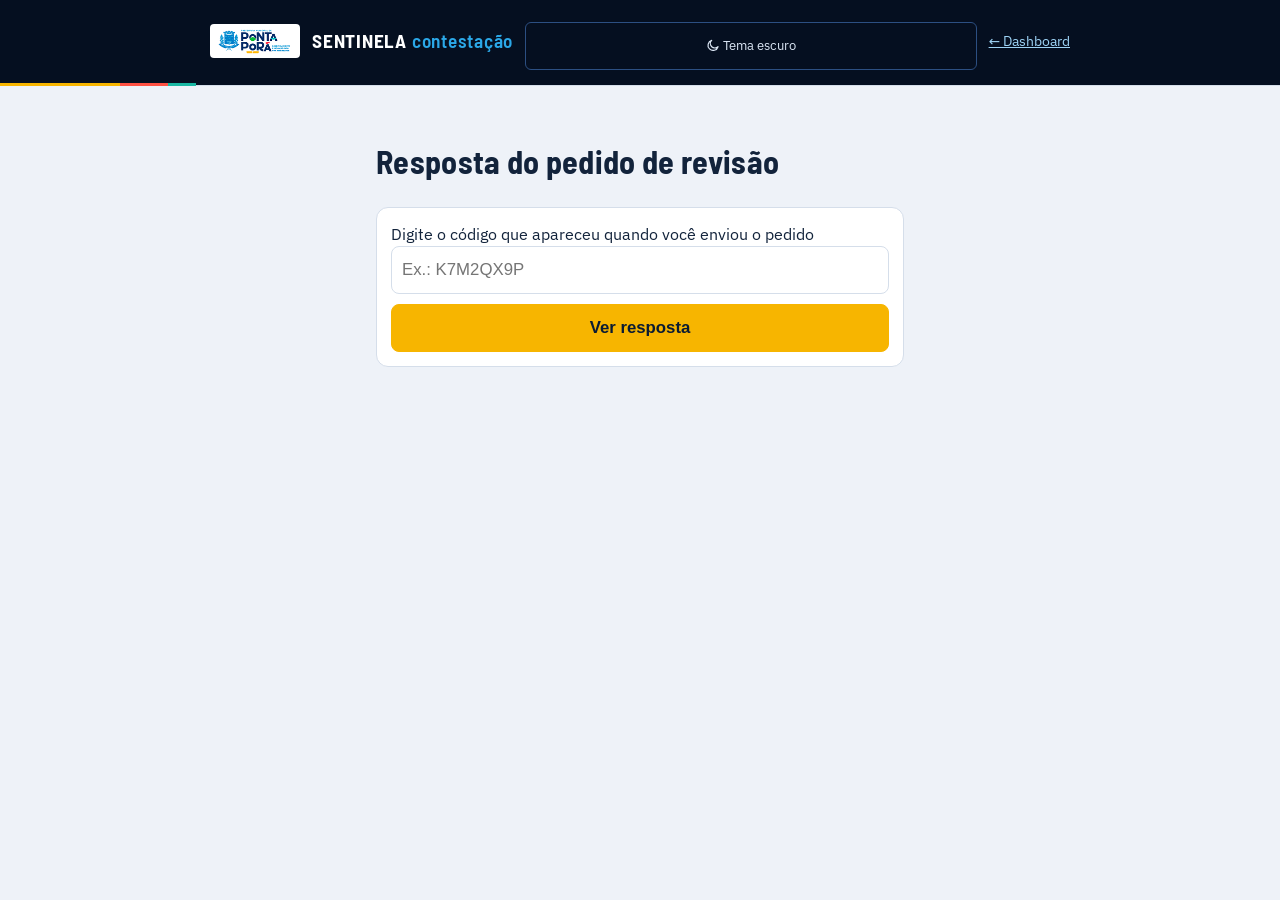
<file: contestacao.html>
<!DOCTYPE html>
<html lang="pt-BR">
<head>
<meta charset="utf-8">
<meta name="viewport" content="width=device-width, initial-scale=1">
<title>Resposta da contestação — Sentinela</title>
<script src="assets/tema.js"></script>
<link rel="stylesheet" href="assets/fontes.css">
<style>
  :root{--bg:#EEF2F8;--card:#FFFFFF;--tx:#12233B;--mut:#4A5D7C;--bd:#D5DEEA;--pri:#F7B500;--pri-tx:#0A1B33;--warn:#8A6100;--warn-bg:#FFF4D6;--bad:#B3261E;--bad-bg:#FDECEA;--ok:#0B7A44;--ok-bg:#E4F6EC;--info-bg:#E6F1FB;--info:#1565B8;--soft:#F2F6FB;--serie:#0F5FB0;color-scheme:light}
  :root[data-theme="dark"]{--bg:#071426;--card:#0C1F3A;--tx:#E6EDF7;--mut:#9DB2D0;--bd:#1D3C68;--pri:#F7B500;--pri-tx:#0A1B33;--warn:#FFC93D;--warn-bg:#3A2D12;--bad:#FF8478;--bad-bg:#3A1D22;--ok:#5CE59A;--ok-bg:#12301F;--info-bg:#10304F;--info:#6CC4F2;--soft:#102848;--serie:#F7B500;color-scheme:dark}
  header.topo{border-bottom-color:#1D3C68}
  header.topo a{color:#9DD3F5}
  .tema-btn{background:transparent;border:1px solid #2C4F82;color:#DCE7F5;border-radius:6px;padding:6px 10px;font:inherit;font-size:.82rem;cursor:pointer;white-space:nowrap;margin-left:auto}
  .tema-btn + a{margin-left:0}
  .tema-btn:hover{border-color:#F7B500}
  .ico{width:1.1em;height:1.1em;vertical-align:-.18em;fill:none;stroke:currentColor;stroke-width:2;stroke-linecap:round;stroke-linejoin:round}
  .ico-sol{display:none}:root[data-theme="dark"] .ico-sol{display:inline}:root[data-theme="dark"] .ico-lua{display:none}
  @media (max-width:480px){.tema-btn .tema-txt{display:none}.tema-btn{padding:6px 8px}header.topo{padding-left:10px;padding-right:10px}header.topo .marca{gap:6px}header.topo img{height:22px;padding:2px 4px}header.topo b{font-size:.9rem;letter-spacing:.02em}header.topo a{font-size:.72rem}header.topo b i{display:none}}
  header.topo{background:#050F20;border-bottom:1px solid var(--bd);position:relative;margin:0 0 14px;padding:12px 16px 15px}
  header.topo::after{content:"";position:absolute;left:0;right:0;bottom:-1px;height:3px;background:linear-gradient(90deg,#F7B500 0 120px,#FF5143 120px 168px,#19B8A3 168px 196px,transparent 196px)}
  header.topo .marca{display:flex;align-items:center;gap:12px;max-width:860px;margin:0 auto}
  header.topo img{height:34px;background:#fff;padding:3px 8px;border-radius:4px}
  header.topo b{white-space:nowrap;font-family:"Barlow Semi Condensed",system-ui,sans-serif;font-size:1.2rem;letter-spacing:.04em;color:#fff}
  header.topo b i{font-style:normal;color:#2BA8E8;font-weight:600}
  header.topo a{margin-left:auto;font-size:.85rem;white-space:nowrap}
  @media (max-width:480px){header.topo .marca{gap:8px}header.topo img{height:26px;padding:2px 6px}header.topo b{font-size:1.02rem}header.topo a{font-size:.78rem}}
  h1,h2{font-family:"Barlow Semi Condensed",system-ui,sans-serif;letter-spacing:.01em}
  :focus-visible{outline:2px solid #F7B500;outline-offset:2px}
  *{box-sizing:border-box} html{background:var(--bg)} body{margin:0;background:var(--bg);color:var(--tx);font:16px/1.5 "IBM Plex Sans",system-ui,sans-serif}
  main{max-width:560px;margin:0 auto;padding:16px} .card{background:var(--card);border:1px solid var(--bd);border-radius:12px;padding:14px;margin:12px 0}
  input,button{width:100%;min-height:48px;font-size:1.05rem;padding:10px;border-radius:8px;border:1px solid var(--bd);background:var(--card);color:var(--tx)}
  button{background:var(--pri);color:var(--pri-tx);border-color:var(--pri);font-weight:600;margin-top:10px;cursor:pointer}
  .mut{color:var(--mut)} .erro{color:var(--bad)} a{color:var(--pri)}
</style>
</head>
<body>
<svg xmlns="http://www.w3.org/2000/svg" width="0" height="0" style="position:absolute" aria-hidden="true" focusable="false"><symbol id="i-moon" viewBox="0 0 24 24"><path d="M20 14.5A8.5 8.5 0 1 1 9.5 4a7 7 0 0 0 10.5 10.5z"/></symbol><symbol id="i-sun" viewBox="0 0 24 24"><circle cx="12" cy="12" r="4"/><path d="M12 2v2M12 20v2M2 12h2M20 12h2M4.9 4.9l1.4 1.4M17.7 17.7l1.4 1.4M4.9 19.1l1.4-1.4M17.7 6.3l1.4-1.4"/></symbol></svg>
<header class="topo"><div class="marca"><img src="assets/logo_ponta_pora.png" alt="Prefeitura Municipal de Ponta Porã"><b>SENTINELA <i>contestação</i></b><button type="button" class="tema-btn" data-tema-btn title="Mudar para o tema escuro"><svg class="ico ico-lua" aria-hidden="true"><use href="#i-moon"/></svg><svg class="ico ico-sol" aria-hidden="true"><use href="#i-sun"/></svg> <span class="tema-txt">Tema escuro</span></button><a href="index.html">← Dashboard</a></div></header>
<main>
  <h1>Resposta do pedido de revisão</h1>
  <div class="card">
    <label for="cod">Digite o código que apareceu quando você enviou o pedido</label>
    <input id="cod" maxlength="8" autocomplete="off" autocapitalize="characters" placeholder="Ex.: K7M2QX9P">
    <button id="ver">Ver resposta</button>
  </div>
  <div id="res" class="card" hidden></div>
</main>
<script>
const $ = id => document.getElementById(id);
const esc = v => String(v == null ? '' : v).replace(/[&<>"']/g, c => ({'&':'&amp;','<':'&lt;','>':'&gt;','"':'&quot;',"'":'&#39;'}[c]));
async function ver() {
  const cod = $('cod').value.trim().toUpperCase(), res = $('res'); res.hidden = false;
  if (!/^[A-Z0-9]{8}$/.test(cod)) { res.innerHTML = '<span class="erro">O código tem 8 letras/números.</span>'; return; }
  res.textContent = 'Consultando…';
  try {
    const cfg = await (await fetch('data/config_worker.json?' + Date.now())).json();
    const url = (cfg.url || '').replace(/\/$/, '');
    if (!url) throw new Error('Serviço ainda não configurado.');
    const r = await fetch(`${url}/contestacao?codigo=${encodeURIComponent(cod)}`); const j = await r.json().catch(() => ({}));
    if (!r.ok) throw new Error(j.erro || 'Não consegui consultar agora.');
    const sit = j.status === 'aberta' ? '⏳ Ainda em análise.' : j.status === 'aceita' ? '✅ Pedido aceito.' : '⛔ Pedido não aceito.';
    res.innerHTML = `<p><b>${sit}</b></p><p class="mut">Critério: ${esc(j.criterio)} · ${esc(j.mes)}</p>${j.resposta ? `<p>${esc(j.resposta)}</p>` : ''}${j.respondida_em ? `<p class="mut">Respondido em ${esc(j.respondida_em)}.</p>` : ''}`;
  } catch (e) { res.innerHTML = `<span class="erro">${esc(e.message)}</span>`; }
}
$('ver').onclick = ver; $('cod').addEventListener('keydown', e => { if (e.key === 'Enter') ver(); });
const c = new URLSearchParams(location.search).get('codigo'); if (c) { $('cod').value = c; ver(); }
</script>
</body>
</html>
</file>
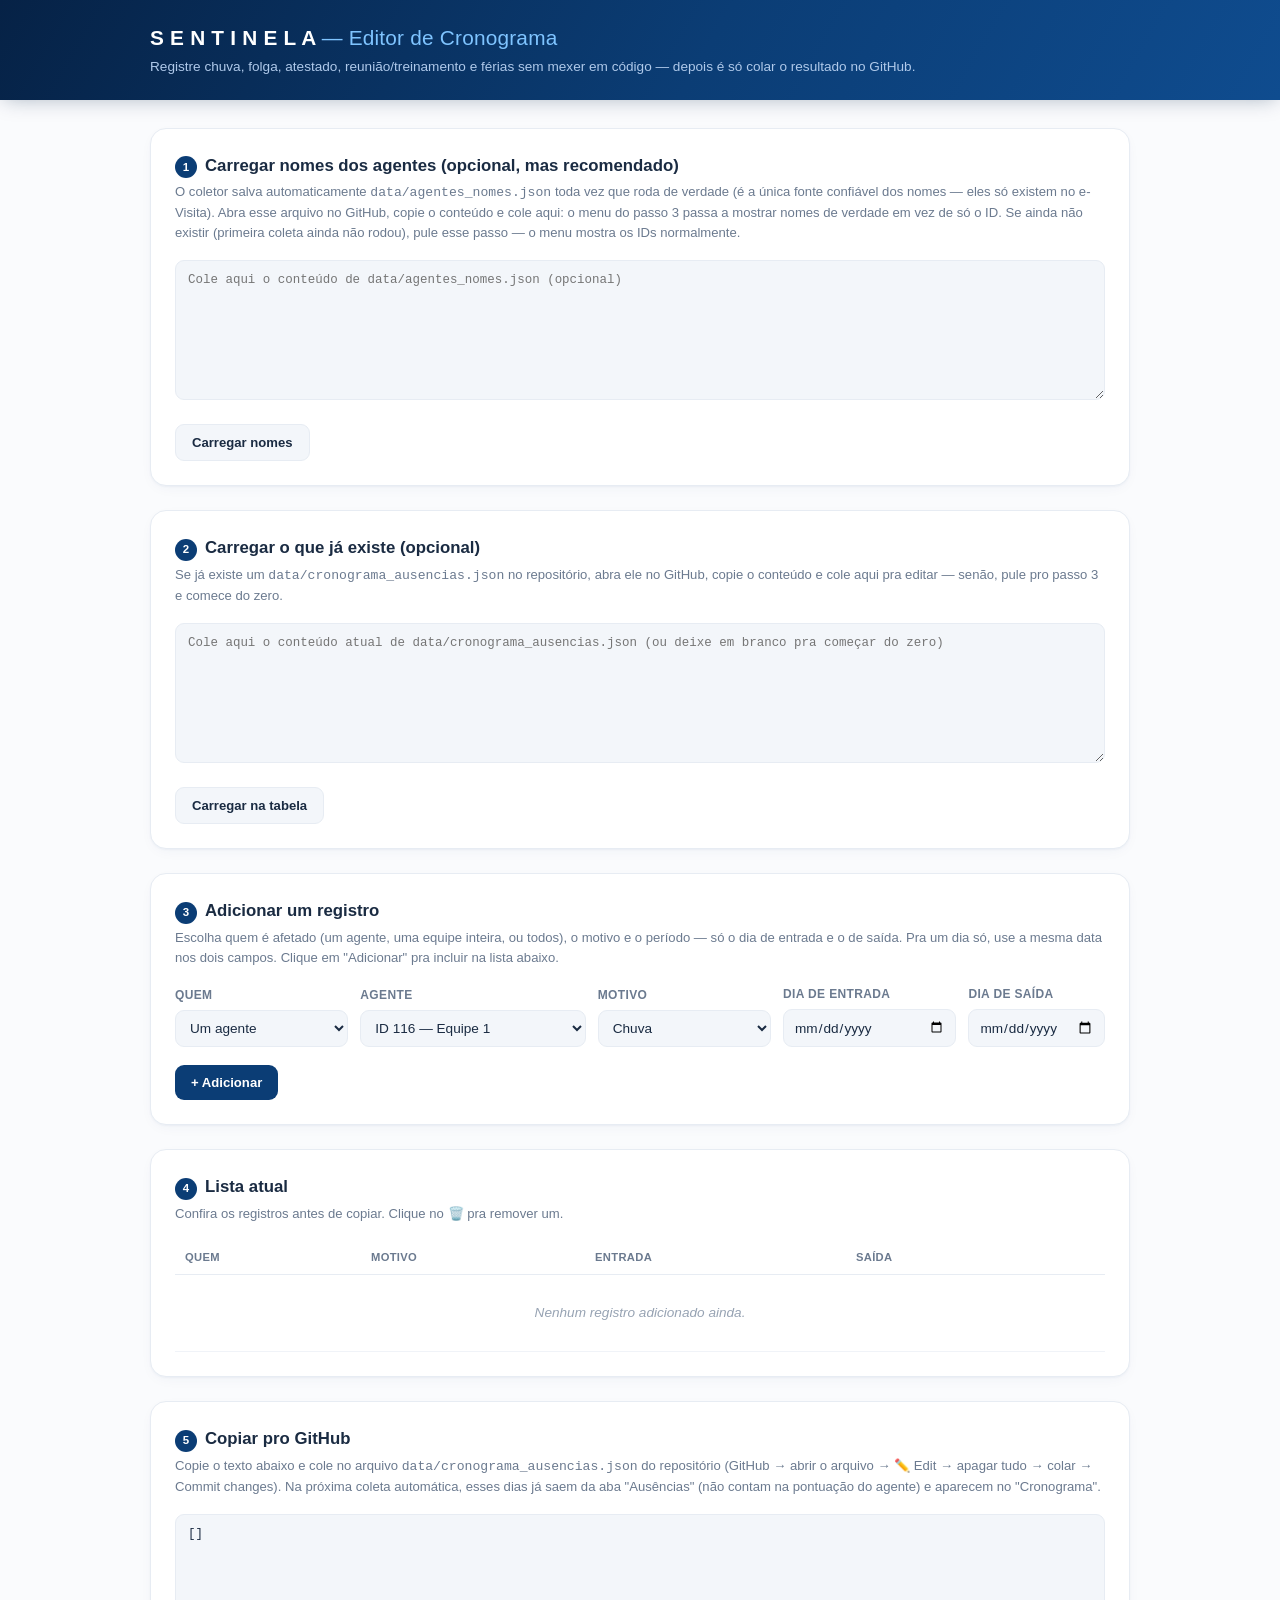
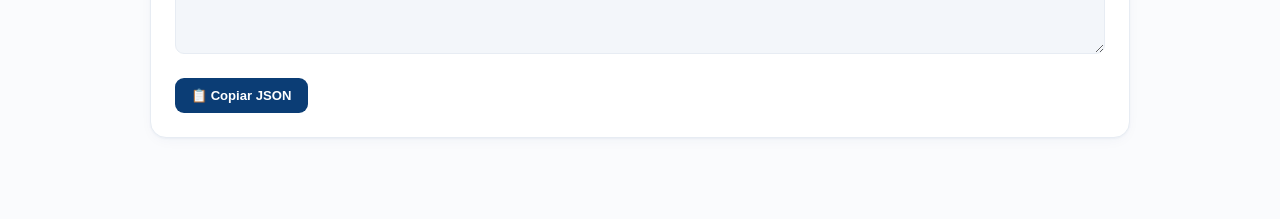
<file: cronograma_editor.html>
<!DOCTYPE html>
<html lang="pt-BR">
<head>
<meta charset="UTF-8">
<meta name="viewport" content="width=device-width, initial-scale=1.0">
<title>Sentinela — Editor de Cronograma</title>
<style>
  :root {
    --navy: #0B3D75; --navy2: #0F4C8F; --navy-deep: #062246;
    --bg: #FAFBFD; --card: #FFFFFF; --bg-soft: #F3F6FA;
    --border: #E7ECF3; --border-soft: #F0F3F8;
    --text: #1A2B42; --text2: #6B7A8F; --text3: #97A3B3;
    --green: #12B76A; --yellow: #F2B01E; --red: #E4572E;
    --blue: #1080D6; --orange: #F2994A; --purple: #7C4DFF;
    --radius: 16px; --radius-sm: 10px;
    --shadow: 0 1px 2px rgba(11,61,117,0.04), 0 4px 16px -6px rgba(11,61,117,0.08);
  }
  * { box-sizing: border-box; }
  body {
    margin: 0; background: var(--bg); color: var(--text);
    font-family: -apple-system, "Segoe UI", Roboto, Helvetica, Arial, sans-serif;
    font-size: 14px; line-height: 1.5;
  }
  header {
    background: linear-gradient(120deg, var(--navy-deep) 0%, var(--navy) 55%, var(--navy2) 100%);
    padding: 22px 0; margin-bottom: 28px; box-shadow: 0 2px 20px -4px rgba(6,34,70,0.35);
  }
  header .wrap { max-width: 1020px; margin: 0 auto; padding: 0 20px; }
  header h1 { color: #fff; font-size: 1.3rem; margin: 0 0 4px; letter-spacing: 0.01em; }
  header h1 span { color: #7FC4FF; font-weight: 400; }
  header p { color: #AFC9EA; margin: 0; font-size: 0.85rem; }
  .wrap { max-width: 1020px; margin: 0 auto; padding: 0 20px 60px; }
  .card {
    background: var(--card); border: 1px solid var(--border); border-radius: var(--radius);
    box-shadow: var(--shadow); padding: 24px; margin-bottom: 24px;
  }
  .card h2 { margin: 0 0 4px; font-size: 1.05rem; }
  .card .hint { color: var(--text2); font-size: 0.82rem; margin: 0 0 18px; }
  .form-grid {
    display: grid; grid-template-columns: 1fr 1.3fr 1fr 1fr auto; gap: 12px; align-items: end;
  }
  @media (max-width: 860px) { .form-grid { grid-template-columns: 1fr 1fr; } }
  label { display: block; font-size: 0.75rem; font-weight: 700; color: var(--text2); text-transform: uppercase; letter-spacing: 0.03em; margin-bottom: 6px; }
  select, input {
    width: 100%; padding: 9px 10px; border: 1px solid var(--border); border-radius: 9px;
    font-size: 0.85rem; background: var(--bg-soft); color: var(--text); font-family: inherit;
  }
  select:focus, input:focus { outline: 2px solid var(--blue); outline-offset: 1px; background: #fff; }
  button {
    cursor: pointer; border: none; border-radius: 9px; font-weight: 700; font-size: 0.82rem;
    padding: 10px 16px; font-family: inherit; transition: filter .15s, transform .1s;
  }
  button:active { transform: scale(0.98); }
  .btn-primary { background: var(--navy); color: #fff; }
  .btn-primary:hover { filter: brightness(1.15); }
  .btn-ghost { background: var(--bg-soft); color: var(--text); border: 1px solid var(--border); }
  .btn-ghost:hover { background: var(--border-soft); }
  .btn-danger-mini { background: none; color: var(--red); padding: 4px 8px; font-size: 1rem; }
  table { width: 100%; border-collapse: collapse; margin-top: 18px; font-size: 0.85rem; }
  th { text-align: left; padding: 8px 10px; color: var(--text2); font-size: 0.7rem; text-transform: uppercase;
       letter-spacing: 0.03em; border-bottom: 1px solid var(--border); }
  td { padding: 9px 10px; border-bottom: 1px solid var(--border-soft); }
  tr:hover td { background: var(--bg-soft); }
  .badge { display: inline-flex; padding: 3px 10px; border-radius: 20px; font-size: 0.72rem; font-weight: 700; }
  .badge-ferias { background: rgba(18,183,106,0.12); color: #0A8F52; }
  .badge-folga { background: rgba(16,128,214,0.12); color: #0A5FA0; }
  .badge-atestado { background: rgba(242,153,74,0.16); color: #B1590B; }
  .badge-chuva { background: rgba(16,128,214,0.12); color: #0A5FA0; }
  .badge-reuniao { background: rgba(124,77,255,0.14); color: #5B2FCB; }
  .badge-atividade { background: rgba(18,183,106,0.10); color: #0A8F52; }
  .empty-row td { text-align: center; color: var(--text3); padding: 28px; font-style: italic; }
  .actions-row { display: flex; gap: 10px; flex-wrap: wrap; margin-top: 18px; }
  textarea {
    width: 100%; min-height: 140px; font-family: "SF Mono", Consolas, monospace; font-size: 0.78rem;
    padding: 12px; border: 1px solid var(--border); border-radius: 9px; background: var(--bg-soft); color: var(--text);
  }
  .toast {
    position: fixed; bottom: 24px; left: 50%; transform: translateX(-50%);
    background: var(--navy-deep); color: #fff; padding: 12px 22px; border-radius: 10px;
    font-size: 0.85rem; box-shadow: var(--shadow); opacity: 0; pointer-events: none; transition: opacity .2s, bottom .2s;
  }
  .toast.show { opacity: 1; bottom: 34px; }
  .step-num {
    display: inline-flex; align-items: center; justify-content: center; width: 22px; height: 22px;
    background: var(--navy); color: #fff; border-radius: 50%; font-size: 0.72rem; font-weight: 700; margin-right: 8px;
  }
</style>
</head>
<body>

<header>
  <div class="wrap">
    <h1>S E N T I N E L A <span>— Editor de Cronograma</span></h1>
    <p>Registre chuva, folga, atestado, reunião/treinamento e férias sem mexer em código — depois é só colar o resultado no GitHub.</p>
  </div>
</header>

<div class="wrap">

  <div class="card">
    <h2><span class="step-num">1</span>Carregar nomes dos agentes (opcional, mas recomendado)</h2>
    <p class="hint">O coletor salva automaticamente <code>data/agentes_nomes.json</code> toda vez que roda de verdade (é a única fonte confiável dos nomes — eles só existem no e-Visita). Abra esse arquivo no GitHub, copie o conteúdo e cole aqui: o menu do passo 3 passa a mostrar nomes de verdade em vez de só o ID. Se ainda não existir (primeira coleta ainda não rodou), pule esse passo — o menu mostra os IDs normalmente.</p>
    <textarea id="nomesBox" placeholder='Cole aqui o conteúdo de data/agentes_nomes.json (opcional)'></textarea>
    <div class="actions-row">
      <button class="btn-ghost" onclick="carregarNomes()">Carregar nomes</button>
    </div>
  </div>

  <div class="card">
    <h2><span class="step-num">2</span>Carregar o que já existe (opcional)</h2>
    <p class="hint">Se já existe um <code>data/cronograma_ausencias.json</code> no repositório, abra ele no GitHub, copie o conteúdo e cole aqui pra editar — senão, pule pro passo 3 e comece do zero.</p>
    <textarea id="importBox" placeholder='Cole aqui o conteúdo atual de data/cronograma_ausencias.json (ou deixe em branco pra começar do zero)'></textarea>
    <div class="actions-row">
      <button class="btn-ghost" onclick="importarJson()">Carregar na tabela</button>
    </div>
  </div>

  <div class="card">
    <h2><span class="step-num">3</span>Adicionar um registro</h2>
    <p class="hint">Escolha quem é afetado (um agente, uma equipe inteira, ou todos), o motivo e o período — só o dia de entrada e o de saída. Pra um dia só, use a mesma data nos dois campos. Clique em "Adicionar" pra incluir na lista abaixo.</p>
    <div class="form-grid">
      <div>
        <label for="selAlvo">Quem</label>
        <select id="selAlvo" onchange="onAlvoChange()">
          <option value="agente">Um agente</option>
          <option value="equipe">Uma equipe inteira</option>
          <option value="todos">Todos os agentes</option>
        </select>
      </div>
      <div id="alvoDetalheWrap">
        <label for="selAgente">Agente</label>
        <select id="selAgente"></select>
      </div>
      <div>
        <label for="selMotivo">Motivo</label>
        <select id="selMotivo">
          <option value="Chuva">Chuva</option>
          <option value="Folga">Folga</option>
          <option value="Meia folga">Meia folga (um turno)</option>
          <option value="Ausência justificada">Ausência justificada</option>
          <option value="Meia ausência justificada">Meia ausência justificada (um turno)</option>
          <option value="Reunião/Treinamento">Reunião/Treinamento</option>
          <option value="Férias">Férias</option>
          <option value="Levantamento de Índice">Levantamento de Índice</option>
          <option value="Instalação de Ovitrampa">Instalação de Ovitrampa</option>
          <option value="Recolha de Ovitrampa">Recolha de Ovitrampa</option>
          <option value="Recuperação de Casas">Recuperação de Casas</option>
        </select>
      </div>
      <div id="turnoWrap" style="display:none">
        <label for="selTurno">Turno</label>
        <select id="selTurno"><option>Manhã</option><option>Tarde</option></select>
      </div>
      <div>
        <label for="dataInicio">Dia de entrada</label>
        <input type="date" id="dataInicio">
      </div>
      <div>
        <label for="dataFim">Dia de saída</label>
        <input type="date" id="dataFim">
      </div>
    </div>
    <div class="actions-row">
      <button class="btn-primary" onclick="adicionar()">+ Adicionar</button>
    </div>
  </div>

  <div class="card">
    <h2><span class="step-num">4</span>Lista atual</h2>
    <p class="hint">Confira os registros antes de copiar. Clique no 🗑️ pra remover um.</p>
    <table>
      <thead><tr><th>Quem</th><th>Motivo</th><th>Entrada</th><th>Saída</th><th></th></tr></thead>
      <tbody id="tbody"></tbody>
    </table>
  </div>

  <div class="card">
    <h2><span class="step-num">5</span>Copiar pro GitHub</h2>
    <p class="hint">
      Copie o texto abaixo e cole no arquivo <code>data/cronograma_ausencias.json</code> do repositório
      (GitHub → abrir o arquivo → ✏️ Edit → apagar tudo → colar → Commit changes). Na próxima coleta automática,
      esses dias já saem da aba "Ausências" (não contam na pontuação do agente) e aparecem no "Cronograma".
    </p>
    <textarea id="outputBox" readonly placeholder="[]"></textarea>
    <div class="actions-row">
      <button class="btn-primary" onclick="copiarJson()">📋 Copiar JSON</button>
    </div>
  </div>

</div>

<div class="toast" id="toast"></div>

<script>
// Lista de agentes (ID + equipe) — mesma configuração do coletor.
const AGENTES_POR_EQUIPE = {
  "Equipe 1":        [116, 73, 1935, 470, 672, 3037, 79, 85, 30, 3101],
  "Equipe 2":        [115, 125, 3035, 3127, 2030, 134, 99, 142, 465, 81, 151, 2917],
  "Equipe 3":        [113, 2951, 120, 1938, 2721, 3128, 3038, 2918, 1936],
  "Equipe 4":        [80, 124, 161, 1943, 2789, 1996, 157, 110, 149, 86, 1942],
  "Equipe Bloqueio": [162, 1088, 1934, 109, 155, 126, 476, 122, 2101],
};

let registros = []; // {alvo, id_agente?, equipe?, motivo, inicio: "dd/mm/aaaa", fim: "dd/mm/aaaa"}
let NOMES_AGENTES = {}; // id_agente (string) -> {nome, equipe}, vem de data/agentes_nomes.json (opcional)

function rotuloAgente(id, equipeFallback) {
  const info = NOMES_AGENTES[String(id)];
  return info ? `${info.nome} — ${info.equipe}` : `ID ${id} — ${equipeFallback}`;
}

function carregarNomes() {
  const txt = document.getElementById('nomesBox').value.trim();
  if (!txt) { NOMES_AGENTES = {}; mostrarToast('Nenhum nome carregado — o menu vai mostrar os IDs.'); }
  else {
    try {
      const dados = JSON.parse(txt);
      NOMES_AGENTES = dados;
      mostrarToast(`${Object.keys(dados).length} nome(s) carregado(s).`);
    } catch (e) {
      mostrarToast('JSON inválido — confira se copiou o arquivo certo.');
      return;
    }
  }
  popularSelectAgentes();
  renderizar();
}

function popularSelectAgentes() {
  const sel = document.getElementById('selAgente');
  if (!sel) return;
  sel.innerHTML = '';
  for (const [equipe, ids] of Object.entries(AGENTES_POR_EQUIPE)) {
    const og = document.createElement('optgroup');
    og.label = equipe;
    ids.forEach(id => {
      const opt = document.createElement('option');
      opt.value = id;
      opt.textContent = rotuloAgente(id, equipe);
      og.appendChild(opt);
    });
    sel.appendChild(og);
  }
}

function popularSelectEquipes() {
  return Object.keys(AGENTES_POR_EQUIPE).map(eq => `<option value="${eq}">${eq}</option>`).join('');
}

function onAlvoChange() {
  const alvo = document.getElementById('selAlvo').value;
  const wrap = document.getElementById('alvoDetalheWrap');
  if (alvo === 'agente') {
    wrap.innerHTML = `<label for="selAgente">Agente</label><select id="selAgente"></select>`;
    popularSelectAgentes();
  } else if (alvo === 'equipe') {
    wrap.innerHTML = `<label for="selEquipe">Equipe</label><select id="selEquipe">${popularSelectEquipes()}</select>`;
  } else {
    wrap.innerHTML = `<label>&nbsp;</label><input type="text" value="Todos os agentes" disabled>`;
  }
}

function isoParaBr(iso) {
  if (!iso) return '';
  const [a, m, d] = iso.split('-');
  return `${d}/${m}/${a}`;
}
function brParaIso(br) {
  const [d, m, a] = br.split('/');
  return `${a}-${m}-${d}`;
}

document.addEventListener('DOMContentLoaded', () => {
  const sm = document.getElementById('selMotivo');
  sm.addEventListener('change', () => { document.getElementById('turnoWrap').style.display = sm.value.startsWith('Meia ') ? '' : 'none'; });
});

function adicionar() {
  const alvo = document.getElementById('selAlvo').value;
  const motivo = document.getElementById('selMotivo').value;
  const inicioIso = document.getElementById('dataInicio').value;
  const fimIso = document.getElementById('dataFim').value;
  if (!inicioIso || !fimIso) { mostrarToast('Preencha os dois dias (entrada e saída).'); return; }
  if (fimIso < inicioIso) { mostrarToast('O dia de saída não pode ser antes do dia de entrada.'); return; }

  const registro = { alvo, motivo, inicio: isoParaBr(inicioIso), fim: isoParaBr(fimIso) };
  if (motivo.startsWith('Meia ')) registro.turno = document.getElementById('selTurno').value;
  if (alvo === 'agente') {
    const sel = document.getElementById('selAgente');
    if (!sel || !sel.value) { mostrarToast('Escolha um agente.'); return; }
    registro.id_agente = parseInt(sel.value, 10);
  } else if (alvo === 'equipe') {
    const sel = document.getElementById('selEquipe');
    if (!sel || !sel.value) { mostrarToast('Escolha uma equipe.'); return; }
    registro.equipe = sel.value;
  }

  registros.push(registro);
  renderizar();
  document.getElementById('dataInicio').value = '';
  document.getElementById('dataFim').value = '';
  mostrarToast('Adicionado à lista — não esqueça de copiar o JSON no passo 4.');
}

function remover(i) {
  registros.splice(i, 1);
  renderizar();
}

function badgeClass(motivo) {
  const m = motivo.toLowerCase();
  if (m.includes('féria') || m.includes('feria')) return 'badge-ferias';
  if (m.includes('folga')) return 'badge-folga';
  if (m.includes('atestado') || m.includes('justificada')) return 'badge-atestado';
  if (m.includes('chuva')) return 'badge-chuva';
  if (m.includes('reunião') || m.includes('reuniao') || m.includes('treinamento')) return 'badge-reuniao';
  if (m.includes('índice') || m.includes('indice') || m.includes('ovitrampa') || m.includes('recuperação') || m.includes('recuperacao')) return 'badge-atividade';
  return 'badge-folga';
}

function quemFmt(r) {
  if (r.alvo === 'todos') return 'Todos os agentes';
  if (r.alvo === 'equipe') return r.equipe;
  const info = NOMES_AGENTES[String(r.id_agente)];
  return info ? info.nome : `Agente ID ${r.id_agente}`;
}

function renderizar() {
  const tbody = document.getElementById('tbody');
  if (registros.length === 0) {
    tbody.innerHTML = '<tr class="empty-row"><td colspan="5">Nenhum registro adicionado ainda.</td></tr>';
  } else {
    tbody.innerHTML = registros.map((r, i) => `
      <tr>
        <td>${quemFmt(r)}</td>
        <td><span class="badge ${badgeClass(r.motivo)}">${r.motivo}${r.turno ? ' (' + r.turno.toLowerCase() + ')' : ''}</span></td>
        <td>${r.inicio}</td>
        <td>${r.fim}</td>
        <td><button class="btn-danger-mini" onclick="remover(${i})" title="Remover">🗑️</button></td>
      </tr>`).join('');
  }
  document.getElementById('outputBox').value = JSON.stringify(registros, null, 2);
}

function importarJson() {
  const txt = document.getElementById('importBox').value.trim();
  if (!txt) { registros = []; renderizar(); return; }
  try {
    const dados = JSON.parse(txt);
    if (!Array.isArray(dados)) throw new Error('não é uma lista');
    registros = dados.filter(r => r && r.alvo && r.motivo && r.inicio && r.fim);
    renderizar();
    mostrarToast(`${registros.length} registro(s) carregado(s).`);
  } catch (e) {
    mostrarToast('JSON inválido — confira se copiou o arquivo certo.');
  }
}

function copiarJson() {
  const box = document.getElementById('outputBox');
  box.select();
  navigator.clipboard.writeText(box.value).then(() => {
    mostrarToast('JSON copiado! Agora é só colar no GitHub.');
  }).catch(() => {
    document.execCommand('copy');
    mostrarToast('JSON copiado! Agora é só colar no GitHub.');
  });
}

function mostrarToast(msg) {
  const t = document.getElementById('toast');
  t.textContent = msg;
  t.classList.add('show');
  clearTimeout(t._timer);
  t._timer = setTimeout(() => t.classList.remove('show'), 2800);
}

popularSelectAgentes();
renderizar();
</script>

</body>
</html>
</file>
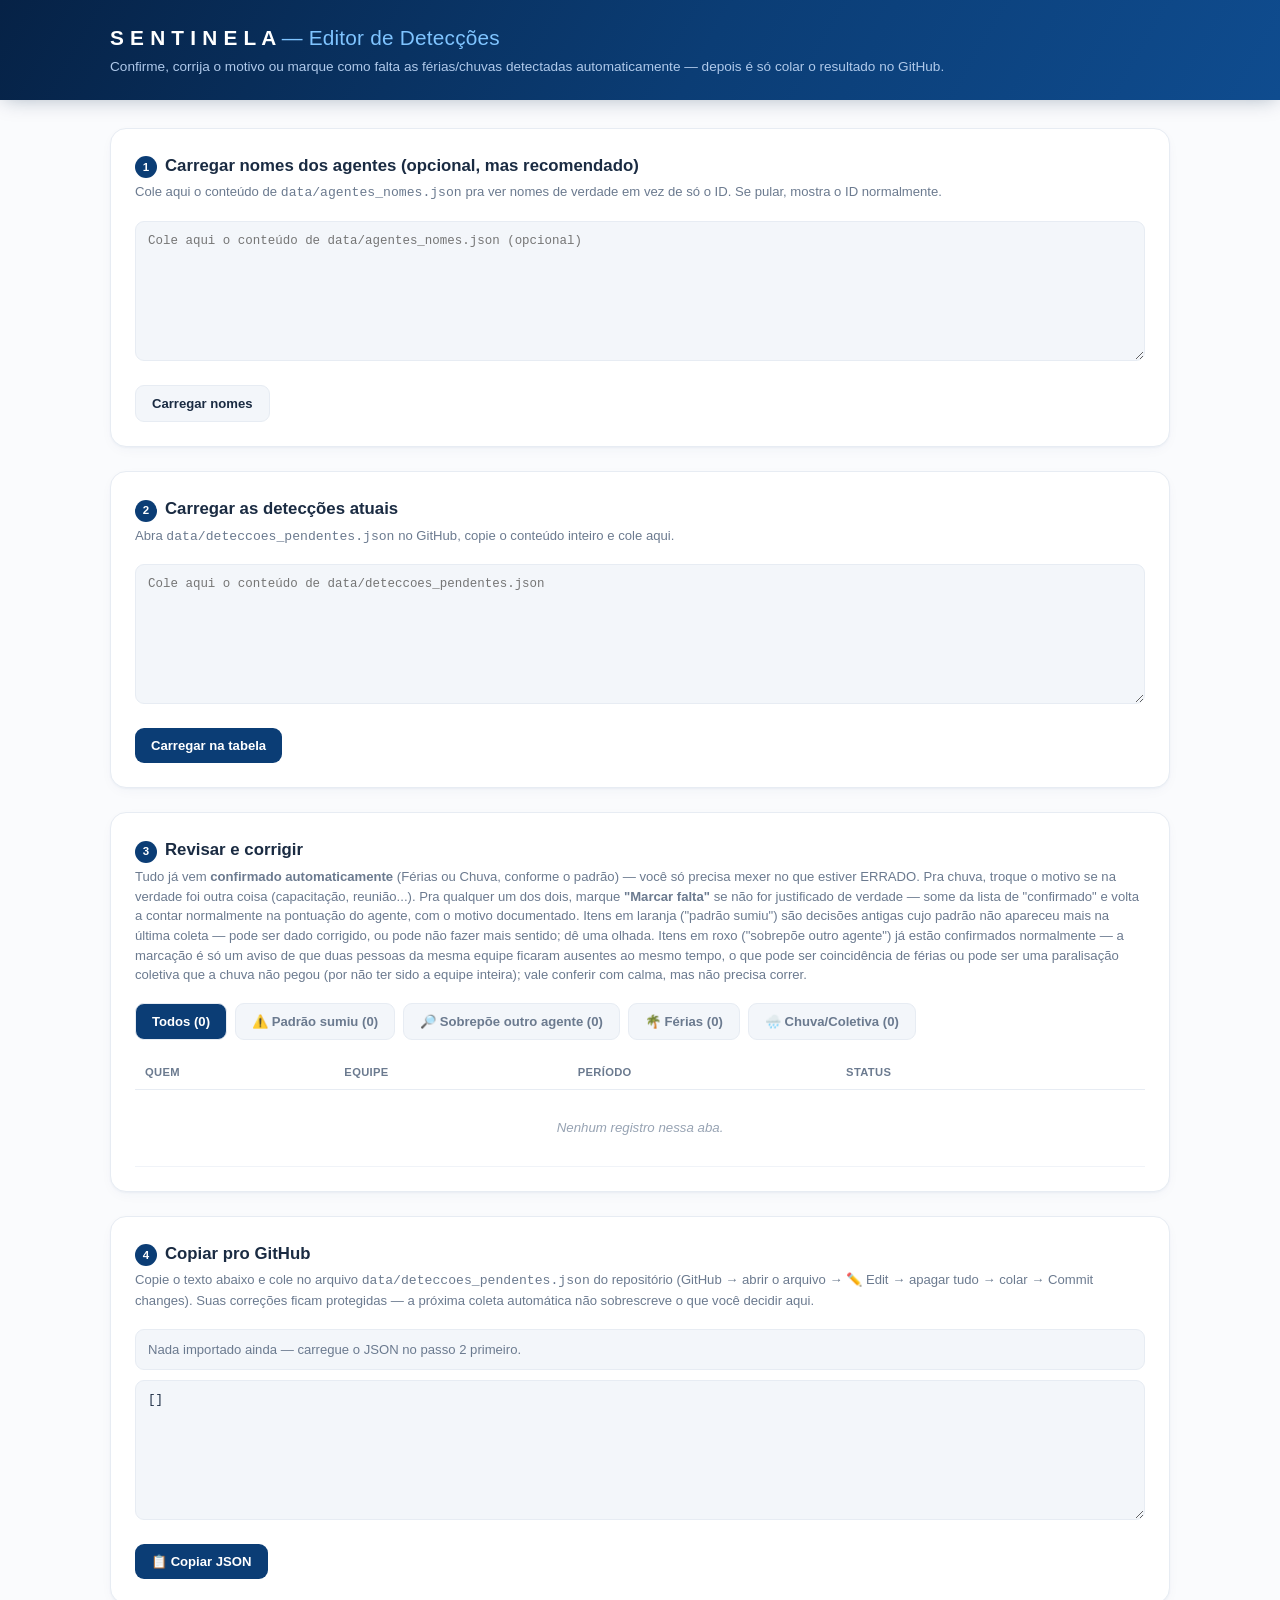
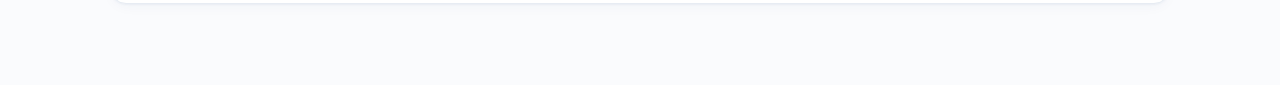
<file: deteccao_editor.html>
<!DOCTYPE html>
<html lang="pt-BR">
<head>
<meta charset="UTF-8">
<meta name="viewport" content="width=device-width, initial-scale=1.0">
<title>Sentinela — Editor de Detecções</title>
<style>
  :root {
    --navy: #0B3D75; --navy2: #0F4C8F; --navy-deep: #062246;
    --bg: #FAFBFD; --card: #FFFFFF; --bg-soft: #F3F6FA;
    --border: #E7ECF3; --border-soft: #F0F3F8;
    --text: #1A2B42; --text2: #6B7A8F; --text3: #97A3B3;
    --green: #12B76A; --yellow: #F2B01E; --red: #E4572E;
    --blue: #1080D6; --orange: #F2994A; --purple: #7C4DFF;
    --radius: 16px; --radius-sm: 10px;
    --shadow: 0 1px 2px rgba(11,61,117,0.04), 0 4px 16px -6px rgba(11,61,117,0.08);
  }
  * { box-sizing: border-box; }
  body {
    margin: 0; background: var(--bg); color: var(--text);
    font-family: -apple-system, "Segoe UI", Roboto, Helvetica, Arial, sans-serif;
    font-size: 14px; line-height: 1.5;
  }
  header {
    background: linear-gradient(120deg, var(--navy-deep) 0%, var(--navy) 55%, var(--navy2) 100%);
    padding: 22px 0; margin-bottom: 28px; box-shadow: 0 2px 20px -4px rgba(6,34,70,0.35);
  }
  header .wrap { max-width: 1100px; margin: 0 auto; padding: 0 20px; }
  header h1 { color: #fff; font-size: 1.3rem; margin: 0 0 4px; letter-spacing: 0.01em; }
  header h1 span { color: #7FC4FF; font-weight: 400; }
  header p { color: #AFC9EA; margin: 0; font-size: 0.85rem; }
  .wrap { max-width: 1100px; margin: 0 auto; padding: 0 20px 60px; }
  .card {
    background: var(--card); border: 1px solid var(--border); border-radius: var(--radius);
    box-shadow: var(--shadow); padding: 24px; margin-bottom: 24px;
  }
  .card h2 { margin: 0 0 4px; font-size: 1.05rem; }
  .card .hint { color: var(--text2); font-size: 0.82rem; margin: 0 0 18px; }
  label { display: block; font-size: 0.75rem; font-weight: 700; color: var(--text2); text-transform: uppercase; letter-spacing: 0.03em; margin-bottom: 6px; }
  select, input {
    padding: 7px 9px; border: 1px solid var(--border); border-radius: 8px;
    font-size: 0.82rem; background: var(--bg-soft); color: var(--text); font-family: inherit;
  }
  select:focus, input:focus { outline: 2px solid var(--blue); outline-offset: 1px; background: #fff; }
  button {
    cursor: pointer; border: none; border-radius: 9px; font-weight: 700; font-size: 0.82rem;
    padding: 10px 16px; font-family: inherit; transition: filter .15s, transform .1s;
  }
  button:active { transform: scale(0.98); }
  .btn-primary { background: var(--navy); color: #fff; }
  .btn-primary:hover { filter: brightness(1.15); }
  .btn-ghost { background: var(--bg-soft); color: var(--text); border: 1px solid var(--border); }
  .btn-ghost:hover { background: var(--border-soft); }
  .btn-mini { padding: 5px 10px; font-size: 0.72rem; border-radius: 7px; }
  .btn-falta { background: rgba(228,87,46,0.12); color: #B23A16; }
  .btn-falta:hover { background: rgba(228,87,46,0.22); }
  .btn-confirmar { background: rgba(18,183,106,0.12); color: #0A8F52; }
  .btn-confirmar:hover { background: rgba(18,183,106,0.22); }
  table { width: 100%; border-collapse: collapse; margin-top: 8px; font-size: 0.83rem; }
  th { text-align: left; padding: 8px 10px; color: var(--text2); font-size: 0.7rem; text-transform: uppercase;
       letter-spacing: 0.03em; border-bottom: 1px solid var(--border); }
  td { padding: 9px 10px; border-bottom: 1px solid var(--border-soft); vertical-align: middle; }
  tr:hover td { background: var(--bg-soft); }
  .badge { display: inline-flex; padding: 3px 10px; border-radius: 20px; font-size: 0.72rem; font-weight: 700; white-space: nowrap; }
  .badge-ferias { background: rgba(18,183,106,0.12); color: #0A8F52; }
  .badge-chuva { background: rgba(16,128,214,0.12); color: #0A5FA0; }
  .badge-falta { background: rgba(228,87,46,0.14); color: #B23A16; }
  .badge-revisao { background: rgba(242,153,74,0.18); color: #A15A00; }
  .badge-sobreposicao { background: rgba(124,77,255,0.14); color: #5B34C7; }
  .aviso-box {
    font-size: 0.82rem; margin-bottom: 14px; padding: 12px 14px; border-radius: 9px;
    background: rgba(124,77,255,0.08); border: 1px solid rgba(124,77,255,0.25); color: #5B34C7;
  }
  .empty-row td { text-align: center; color: var(--text3); padding: 28px; font-style: italic; }
  .actions-row { display: flex; gap: 10px; flex-wrap: wrap; margin-top: 18px; }
  textarea {
    width: 100%; min-height: 140px; font-family: "SF Mono", Consolas, monospace; font-size: 0.78rem;
    padding: 12px; border: 1px solid var(--border); border-radius: 9px; background: var(--bg-soft); color: var(--text);
  }
  .toast {
    position: fixed; bottom: 24px; left: 50%; transform: translateX(-50%);
    background: var(--navy-deep); color: #fff; padding: 12px 22px; border-radius: 10px;
    font-size: 0.85rem; box-shadow: var(--shadow); opacity: 0; pointer-events: none; transition: opacity .2s, bottom .2s;
  }
  .toast.show { opacity: 1; bottom: 34px; }
  .step-num {
    display: inline-flex; align-items: center; justify-content: center; width: 22px; height: 22px;
    background: var(--navy); color: #fff; border-radius: 50%; font-size: 0.72rem; font-weight: 700; margin-right: 8px;
  }
  .tabs { display: flex; gap: 8px; margin-bottom: 16px; }
  .tab-btn { background: var(--bg-soft); color: var(--text2); border: 1px solid var(--border); }
  .tab-btn.active { background: var(--navy); color: #fff; }
  .nota-revisao { font-size: 0.76rem; color: #A15A00; margin-top: 4px; }
  .resumo-box { font-size: 0.82rem; margin-bottom: 10px; padding: 10px 12px; background: var(--bg-soft); border-radius: 9px; border: 1px solid var(--border); }
  .resumo-add { color: #0A8F52; font-weight: 700; }
  .resumo-rem { color: #B23A16; font-weight: 700; }
  .resumo-corrigido { color: #A15A00; font-weight: 700; }
  .resumo-inalt { color: var(--text2); }
  .resumo-ok { color: #0A8F52; }
  .resumo-info { color: var(--text2); }
  .motivo-select { min-width: 190px; }
</style>
</head>
<body>

<header>
  <div class="wrap">
    <h1>S E N T I N E L A <span>— Editor de Detecções</span></h1>
    <p>Confirme, corrija o motivo ou marque como falta as férias/chuvas detectadas automaticamente — depois é só colar o resultado no GitHub.</p>
  </div>
</header>

<div class="wrap">

  <div class="card">
    <h2><span class="step-num">1</span>Carregar nomes dos agentes (opcional, mas recomendado)</h2>
    <p class="hint">Cole aqui o conteúdo de <code>data/agentes_nomes.json</code> pra ver nomes de verdade em vez de só o ID. Se pular, mostra o ID normalmente.</p>
    <textarea id="nomesBox" placeholder='Cole aqui o conteúdo de data/agentes_nomes.json (opcional)'></textarea>
    <div class="actions-row">
      <button class="btn-ghost" onclick="carregarNomes()">Carregar nomes</button>
    </div>
  </div>

  <div class="card">
    <h2><span class="step-num">2</span>Carregar as detecções atuais</h2>
    <p class="hint">Abra <code>data/deteccoes_pendentes.json</code> no GitHub, copie o conteúdo inteiro e cole aqui.</p>
    <textarea id="importBox" placeholder='Cole aqui o conteúdo de data/deteccoes_pendentes.json'></textarea>
    <div class="actions-row">
      <button class="btn-primary" onclick="importarJson()">Carregar na tabela</button>
    </div>
  </div>

  <div class="card">
    <h2><span class="step-num">3</span>Revisar e corrigir</h2>
    <p class="hint">
      Tudo já vem <b>confirmado automaticamente</b> (Férias ou Chuva, conforme o padrão) — você só precisa mexer no que estiver ERRADO.
      Pra chuva, troque o motivo se na verdade foi outra coisa (capacitação, reunião...). Pra qualquer um dos dois, marque <b>"Marcar falta"</b>
      se não for justificado de verdade — some da lista de "confirmado" e volta a contar normalmente na pontuação do agente, com o motivo documentado.
      Itens em laranja ("padrão sumiu") são decisões antigas cujo padrão não apareceu mais na última coleta — pode ser dado corrigido, ou pode não
      fazer mais sentido; dê uma olhada. Itens em roxo ("sobrepõe outro agente") já estão confirmados normalmente — a marcação é só um aviso de que
      duas pessoas da mesma equipe ficaram ausentes ao mesmo tempo, o que pode ser coincidência de férias ou pode ser uma paralisação coletiva que a
      chuva não pegou (por não ter sido a equipe inteira); vale conferir com calma, mas não precisa correr.
    </p>
    <div id="avisoSobreposicao" class="aviso-box" style="display:none"></div>
    <div class="tabs">
      <button class="tab-btn active" id="tabTodos" onclick="mudarFiltro('todos')">Todos (<span id="cTodos">0</span>)</button>
      <button class="tab-btn" id="tabRevisao" onclick="mudarFiltro('revisao')">⚠️ Padrão sumiu (<span id="cRevisao">0</span>)</button>
      <button class="tab-btn" id="tabSobreposicao" onclick="mudarFiltro('sobreposicao')">🔎 Sobrepõe outro agente (<span id="cSobreposicao">0</span>)</button>
      <button class="tab-btn" id="tabFerias" onclick="mudarFiltro('ferias')">🌴 Férias (<span id="cFerias">0</span>)</button>
      <button class="tab-btn" id="tabChuva" onclick="mudarFiltro('chuva')">🌧️ Chuva/Coletiva (<span id="cChuva">0</span>)</button>
    </div>
    <table>
      <thead><tr><th>Quem</th><th>Equipe</th><th>Período</th><th>Status</th><th></th></tr></thead>
      <tbody id="tbody"></tbody>
    </table>
  </div>

  <div class="card">
    <h2><span class="step-num">4</span>Copiar pro GitHub</h2>
    <p class="hint">
      Copie o texto abaixo e cole no arquivo <code>data/deteccoes_pendentes.json</code> do repositório
      (GitHub → abrir o arquivo → ✏️ Edit → apagar tudo → colar → Commit changes). Suas correções ficam protegidas —
      a próxima coleta automática não sobrescreve o que você decidir aqui.
    </p>
    <div id="resumoMudancas" class="resumo-box"></div>
    <textarea id="outputBox" readonly placeholder="[]"></textarea>
    <div class="actions-row">
      <button class="btn-primary" onclick="copiarJson()">📋 Copiar JSON</button>
    </div>
  </div>

</div>

<div class="toast" id="toast"></div>

<script>
const CATEGORIAS_PARALISACAO_COLETIVA = ["Chuva", "Capacitação", "Reunião/atividade coletiva", "Outra atividade coletiva"];

let registros = []; // conteúdo bruto de deteccoes_pendentes.json
let registrosOriginais = []; // snapshot do que foi importado no passo 2 — usado só pro resumo/preview do passo 4
let NOMES_AGENTES = {}; // id_agente (string) -> {nome, equipe}
let filtroAtual = 'todos';

function carregarNomes() {
  const txt = document.getElementById('nomesBox').value.trim();
  if (!txt) { NOMES_AGENTES = {}; mostrarToast('Nenhum nome carregado — a lista vai mostrar os IDs.'); }
  else {
    try {
      NOMES_AGENTES = JSON.parse(txt);
      mostrarToast(`${Object.keys(NOMES_AGENTES).length} nome(s) carregado(s).`);
    } catch (e) {
      mostrarToast('JSON inválido — confira se copiou o arquivo certo.');
      return;
    }
  }
  renderizar();
}

function nomeAgente(id) {
  const info = NOMES_AGENTES[String(id)];
  return info ? info.nome : `Agente ID ${id}`;
}

function quemFmt(r) {
  if (r.tipo === 'possiveis_ferias') return r.nome_agente || nomeAgente(r.id_agente);
  const nomes = r.nomes_envolvidos || [];
  return nomes.length ? nomes.join(', ') : `${(r.agentes_envolvidos || []).length} agente(s)`;
}

function importarJson() {
  const txt = document.getElementById('importBox').value.trim();
  if (!txt) { registros = []; registrosOriginais = []; renderizar(); return; }
  try {
    const dados = JSON.parse(txt);
    if (!Array.isArray(dados)) throw new Error('não é uma lista');
    registros = dados;
    registrosOriginais = JSON.parse(JSON.stringify(dados)); // snapshot pro resumo do passo 4
    renderizar();
    mostrarToast(`${registros.length} detecção(ões) carregada(s).`);
  } catch (e) {
    mostrarToast('JSON inválido — confira se copiou o arquivo certo.');
  }
}

function mudarFiltro(f) {
  filtroAtual = f;
  ['Todos','Revisao','Sobreposicao','Ferias','Chuva'].forEach(k => {
    document.getElementById('tab' + k).classList.toggle('active', k.toLowerCase() === f || (f === 'todos' && k === 'Todos'));
  });
  renderizar();
}

function passaNoFiltro(r) {
  if (filtroAtual === 'todos') return true;
  if (filtroAtual === 'revisao') return !!r.revisao_necessaria;
  if (filtroAtual === 'sobreposicao') return !!r.revisao_classificacao_necessaria;
  if (filtroAtual === 'ferias') return r.tipo === 'possiveis_ferias';
  if (filtroAtual === 'chuva') return r.tipo === 'paralisacao_coletiva';
  return true;
}

function statusCelula(r, idx) {
  if (r.status === 'falta' || r.status === 'rejeitada') {
    return `<span class="badge badge-falta">Marcado como falta</span>
            <div><button class="btn-mini btn-confirmar" onclick="marcarConfirmada(${idx})">Desfazer (voltar a confirmar)</button></div>`;
  }
  if (r.tipo === 'possiveis_ferias') {
    return `<span class="badge badge-ferias">✅ Confirmado — Férias</span>
            <div><button class="btn-mini btn-falta" onclick="marcarFalta(${idx})">Marcar falta</button></div>`;
  }
  // paralisacao_coletiva
  const catual = r.categoria_coletiva || 'Chuva';
  const opts = CATEGORIAS_PARALISACAO_COLETIVA.map(c =>
    `<option value="${c}" ${c === catual ? 'selected' : ''}>${c}</option>`).join('');
  return `<span class="badge badge-chuva">✅ Confirmado</span>
          <div>
            <select class="motivo-select" onchange="mudarCategoria(${idx}, this.value)">${opts}</select>
            <button class="btn-mini btn-falta" onclick="marcarFalta(${idx})">Marcar falta</button>
          </div>`;
}

function marcarFalta(idx) {
  registros[idx].status = 'falta';
  registros[idx].corrigido_manualmente = true;
  renderizar();
  mostrarToast('Marcado como falta — não esqueça de copiar o JSON no passo 4.');
}

function marcarConfirmada(idx) {
  registros[idx].status = 'confirmada';
  renderizar();
  mostrarToast('Voltou a ficar confirmado.');
}

function mudarCategoria(idx, valor) {
  registros[idx].categoria_coletiva = valor;
  registros[idx].corrigido_manualmente = true;
  renderizar();
  mostrarToast('Motivo atualizado — não esqueça de copiar o JSON no passo 4.');
}

function renderizar() {
  const tbody = document.getElementById('tbody');
  const visiveis = registros.map((r, i) => ({ r, i })).filter(({ r }) => passaNoFiltro(r));

  const nFerias = registros.filter(r => r.tipo === 'possiveis_ferias').length;
  const nSobreposicao = registros.filter(r => r.revisao_classificacao_necessaria).length;
  document.getElementById('cTodos').textContent = registros.length;
  document.getElementById('cRevisao').textContent = registros.filter(r => r.revisao_necessaria).length;
  document.getElementById('cSobreposicao').textContent = nSobreposicao;
  document.getElementById('cFerias').textContent = nFerias;
  document.getElementById('cChuva').textContent = registros.filter(r => r.tipo === 'paralisacao_coletiva').length;

  const avisoEl = document.getElementById('avisoSobreposicao');
  if (avisoEl) {
    // Só mostra o aviso quando uma FRAÇÃO grande das férias está marcada
    // (equipes pequenas, com várias pessoas de férias no mesmo mês, geram
    // isso naturalmente e em volume — não é sinal de bug, é o esperado).
    if (nFerias >= 4 && nSobreposicao / nFerias >= 0.3) {
      avisoEl.style.display = 'block';
      avisoEl.innerHTML = `💡 <b>${nSobreposicao} de ${nFerias}</b> férias estão marcadas como "sobrepõe outro agente" — isso é `
        + `normal em equipes pequenas quando várias pessoas tiram férias no mesmo período. Não precisa revisar tudo às pressas: `
        + `cada uma já está confirmada e contando normalmente na pontuação; a marcação é só um convite pra você conferir com calma `
        + `se algum desses casos era, na real, uma paralisação coletiva.`;
    } else {
      avisoEl.style.display = 'none';
    }
  }

  if (visiveis.length === 0) {
    tbody.innerHTML = '<tr class="empty-row"><td colspan="5">Nenhum registro nessa aba.</td></tr>';
  } else {
    tbody.innerHTML = visiveis.map(({ r, i }) => `
      <tr>
        <td>
          ${r.tipo === 'possiveis_ferias' ? '🌴' : '🌧️'} ${quemFmt(r)}
          ${r.revisao_necessaria ? `<div><span class="badge badge-revisao">⚠️ Padrão sumiu</span></div>
             <div class="nota-revisao">${r.nota_revisao || ''}</div>` : ''}
          ${r.revisao_classificacao_necessaria ? `<div><span class="badge badge-sobreposicao">🔎 Sobrepõe outro agente</span></div>
             <div class="nota-revisao">${r.nota_revisao_classificacao || ''}</div>` : ''}
        </td>
        <td>${r.equipe || '—'}</td>
        <td>${r.inicio} a ${r.fim}</td>
        <td colspan="2">${statusCelula(r, i)}</td>
      </tr>`).join('');
  }
  document.getElementById('outputBox').value = JSON.stringify(registros, null, 2);
  atualizarResumo();
}

function chaveRegistro(r) {
  const quem = r.tipo === 'possiveis_ferias' ? r.id_agente : r.equipe;
  return `${r.tipo}|${quem}|${r.inicio}|${r.fim}`;
}

function calcularDiff() {
  const origPorChave = new Map(registrosOriginais.map(r => [chaveRegistro(r), r]));
  let corrigidos = 0, novos = 0, inalterados = 0;
  registros.forEach(r => {
    const orig = origPorChave.get(chaveRegistro(r));
    if (!orig) { novos++; return; }
    if (orig.status !== r.status || orig.categoria_coletiva !== r.categoria_coletiva) corrigidos++;
    else inalterados++;
  });
  const curChaves = new Set(registros.map(chaveRegistro));
  const removidos = registrosOriginais.filter(r => !curChaves.has(chaveRegistro(r))).length;
  return { corrigidos, novos, removidos, inalterados };
}

function atualizarResumo() {
  const el = document.getElementById('resumoMudancas');
  if (!el) return;
  const { corrigidos, novos, removidos, inalterados } = calcularDiff();
  if (corrigidos === 0 && novos === 0 && removidos === 0) {
    el.innerHTML = registrosOriginais.length
      ? '<span class="resumo-ok">✅ Nada foi corrigido em relação ao que foi importado no passo 2 — tudo continua como a detecção automática decidiu.</span>'
      : '<span class="resumo-info">Nada importado ainda — carregue o JSON no passo 2 primeiro.</span>';
    return;
  }
  const partes = [];
  if (corrigidos) partes.push(`<span class="resumo-corrigido">✏️ ${corrigidos} corrigido(s) manualmente</span>`);
  if (novos) partes.push(`<span class="resumo-add">+${novos} novo(s)</span>`);
  if (removidos) partes.push(`<span class="resumo-rem">−${removidos} removido(s)</span>`);
  if (inalterados) partes.push(`<span class="resumo-inalt">${inalterados} sem alteração</span>`);
  el.innerHTML = '📝 Mudanças em relação ao que foi importado: ' + partes.join(' · ');
}

function copiarJson() {
  const { corrigidos, novos, removidos } = calcularDiff();
  if (corrigidos + novos + removidos > 0) {
    const msg = `Confirma copiar?\n\n✏️ ${corrigidos} corrigido(s) manualmente\n+${novos} novo(s)\n−${removidos} removido(s)\n\n`
              + `Isso vai SUBSTITUIR o arquivo inteiro no GitHub quando você colar — confira se está certo antes de continuar.`;
    if (!window.confirm(msg)) { mostrarToast('Cópia cancelada.'); return; }
  }
  const box = document.getElementById('outputBox');
  box.select();
  navigator.clipboard.writeText(box.value).then(() => {
    mostrarToast('JSON copiado! Agora é só colar no GitHub.');
  }).catch(() => {
    document.execCommand('copy');
    mostrarToast('JSON copiado! Agora é só colar no GitHub.');
  });
}

function mostrarToast(msg) {
  const t = document.getElementById('toast');
  t.textContent = msg;
  t.classList.add('show');
  clearTimeout(t._timer);
  t._timer = setTimeout(() => t.classList.remove('show'), 2800);
}

renderizar();
</script>

</body>
</html>
</file>
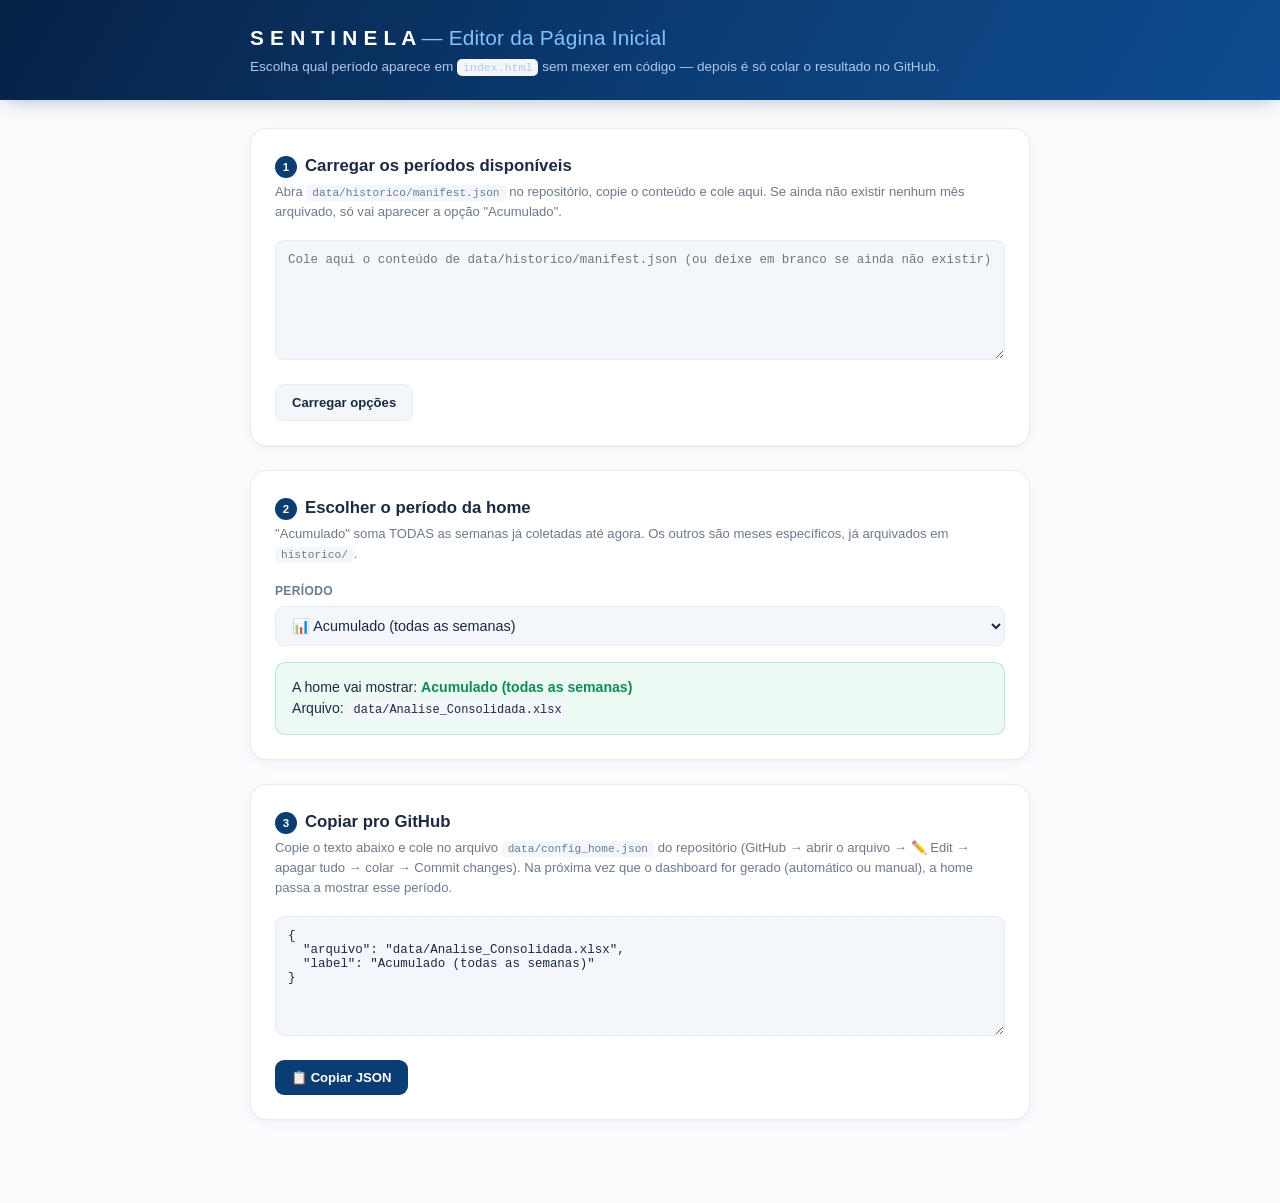
<file: home_editor.html>
<!DOCTYPE html>
<html lang="pt-BR">
<head>
<meta charset="UTF-8">
<meta name="viewport" content="width=device-width, initial-scale=1.0">
<title>Sentinela — Editor da Página Inicial</title>
<style>
  :root {
    --navy: #0B3D75; --navy2: #0F4C8F; --navy-deep: #062246;
    --bg: #FAFBFD; --card: #FFFFFF; --bg-soft: #F3F6FA;
    --border: #E7ECF3; --border-soft: #F0F3F8;
    --text: #1A2B42; --text2: #6B7A8F; --text3: #97A3B3;
    --green: #12B76A; --blue: #1080D6;
    --radius: 16px; --radius-sm: 10px;
    --shadow: 0 1px 2px rgba(11,61,117,0.04), 0 4px 16px -6px rgba(11,61,117,0.08);
  }
  * { box-sizing: border-box; }
  body {
    margin: 0; background: var(--bg); color: var(--text);
    font-family: -apple-system, "Segoe UI", Roboto, Helvetica, Arial, sans-serif;
    font-size: 14px; line-height: 1.5;
  }
  header {
    background: linear-gradient(120deg, var(--navy-deep) 0%, var(--navy) 55%, var(--navy2) 100%);
    padding: 22px 0; margin-bottom: 28px; box-shadow: 0 2px 20px -4px rgba(6,34,70,0.35);
  }
  header .wrap { max-width: 820px; margin: 0 auto; padding: 0 20px; }
  header h1 { color: #fff; font-size: 1.3rem; margin: 0 0 4px; letter-spacing: 0.01em; }
  header h1 span { color: #7FC4FF; font-weight: 400; }
  header p { color: #AFC9EA; margin: 0; font-size: 0.85rem; }
  .wrap { max-width: 820px; margin: 0 auto; padding: 0 20px 60px; }
  .card {
    background: var(--card); border: 1px solid var(--border); border-radius: var(--radius);
    box-shadow: var(--shadow); padding: 24px; margin-bottom: 24px;
  }
  .card h2 { margin: 0 0 4px; font-size: 1.05rem; }
  .card .hint { color: var(--text2); font-size: 0.82rem; margin: 0 0 18px; }
  label { display: block; font-size: 0.75rem; font-weight: 700; color: var(--text2); text-transform: uppercase; letter-spacing: 0.03em; margin-bottom: 6px; }
  select {
    width: 100%; padding: 10px 12px; border: 1px solid var(--border); border-radius: 9px;
    font-size: 0.9rem; background: var(--bg-soft); color: var(--text); font-family: inherit;
  }
  select:focus { outline: 2px solid var(--blue); outline-offset: 1px; background: #fff; }
  button {
    cursor: pointer; border: none; border-radius: 9px; font-weight: 700; font-size: 0.82rem;
    padding: 10px 16px; font-family: inherit; transition: filter .15s, transform .1s;
  }
  button:active { transform: scale(0.98); }
  .btn-primary { background: var(--navy); color: #fff; }
  .btn-primary:hover { filter: brightness(1.15); }
  .btn-ghost { background: var(--bg-soft); color: var(--text); border: 1px solid var(--border); }
  .btn-ghost:hover { background: var(--border-soft); }
  .actions-row { display: flex; gap: 10px; flex-wrap: wrap; margin-top: 18px; }
  textarea {
    width: 100%; min-height: 120px; font-family: "SF Mono", Consolas, monospace; font-size: 0.78rem;
    padding: 12px; border: 1px solid var(--border); border-radius: 9px; background: var(--bg-soft); color: var(--text);
  }
  .toast {
    position: fixed; bottom: 24px; left: 50%; transform: translateX(-50%);
    background: var(--navy-deep); color: #fff; padding: 12px 22px; border-radius: 10px;
    font-size: 0.85rem; box-shadow: var(--shadow); opacity: 0; pointer-events: none; transition: opacity .2s, bottom .2s;
  }
  .toast.show { opacity: 1; bottom: 34px; }
  .step-num {
    display: inline-flex; align-items: center; justify-content: center; width: 22px; height: 22px;
    background: var(--navy); color: #fff; border-radius: 50%; font-size: 0.72rem; font-weight: 700; margin-right: 8px;
  }
  .preview {
    margin-top: 16px; padding: 14px 16px; border-radius: 10px; background: rgba(18,183,106,0.08);
    border: 1px solid rgba(18,183,106,0.25); font-size: 0.88rem;
  }
  .preview b { color: #0A8F52; }
  code { background: var(--bg-soft); padding: 2px 6px; border-radius: 5px; font-size: 0.85em; }
</style>
</head>
<body>

<header>
  <div class="wrap">
    <h1>S E N T I N E L A <span>— Editor da Página Inicial</span></h1>
    <p>Escolha qual período aparece em <code>index.html</code> sem mexer em código — depois é só colar o resultado no GitHub.</p>
  </div>
</header>

<div class="wrap">

  <div class="card">
    <h2><span class="step-num">1</span>Carregar os períodos disponíveis</h2>
    <p class="hint">Abra <code>data/historico/manifest.json</code> no repositório, copie o conteúdo e cole aqui. Se ainda não existir nenhum mês arquivado, só vai aparecer a opção "Acumulado".</p>
    <textarea id="importBox" placeholder='Cole aqui o conteúdo de data/historico/manifest.json (ou deixe em branco se ainda não existir)'></textarea>
    <div class="actions-row">
      <button class="btn-ghost" onclick="carregarManifest()">Carregar opções</button>
    </div>
  </div>

  <div class="card">
    <h2><span class="step-num">2</span>Escolher o período da home</h2>
    <p class="hint">"Acumulado" soma TODAS as semanas já coletadas até agora. Os outros são meses específicos, já arquivados em <code>historico/</code>.</p>
    <label for="selPeriodo">Período</label>
    <select id="selPeriodo" onchange="atualizarSaida()">
      <option value="acumulado">📊 Acumulado (todas as semanas)</option>
    </select>
    <div class="preview" id="preview"></div>
  </div>

  <div class="card">
    <h2><span class="step-num">3</span>Copiar pro GitHub</h2>
    <p class="hint">
      Copie o texto abaixo e cole no arquivo <code>data/config_home.json</code> do repositório
      (GitHub → abrir o arquivo → ✏️ Edit → apagar tudo → colar → Commit changes).
      Na próxima vez que o dashboard for gerado (automático ou manual), a home passa a mostrar esse período.
    </p>
    <textarea id="outputBox" readonly></textarea>
    <div class="actions-row">
      <button class="btn-primary" onclick="copiarJson()">📋 Copiar JSON</button>
    </div>
  </div>

</div>

<div class="toast" id="toast"></div>

<script>
let opcoes = [{ arquivo: "data/Analise_Consolidada.xlsx", label: "Acumulado (todas as semanas)", valor: "acumulado" }];

function carregarManifest() {
  const txt = document.getElementById('importBox').value.trim();
  opcoes = [{ arquivo: "data/Analise_Consolidada.xlsx", label: "Acumulado (todas as semanas)", valor: "acumulado" }];
  if (txt) {
    try {
      const entries = JSON.parse(txt);
      if (!Array.isArray(entries)) throw new Error('não é uma lista');
      entries.forEach(e => {
        if (e && e.arquivo && e.label && e.tipo !== 'semana') {
          opcoes.push({ arquivo: `data/historico/${e.arquivo}`, label: e.label, valor: e.arquivo });
        }
      });
      mostrarToast(`${entries.length} período(s) carregado(s) do histórico.`);
    } catch (e) {
      mostrarToast('JSON inválido — confira se copiou o manifest.json certo.');
      return;
    }
  }
  const sel = document.getElementById('selPeriodo');
  sel.innerHTML = opcoes.map(o =>
    `<option value="${o.valor}">${o.valor === 'acumulado' ? '📊 ' : '📅 '}${o.label}</option>`
  ).join('');
  atualizarSaida();
}

function atualizarSaida() {
  const valor = document.getElementById('selPeriodo').value;
  const escolhida = opcoes.find(o => o.valor === valor) || opcoes[0];
  const config = { arquivo: escolhida.arquivo, label: escolhida.label };
  document.getElementById('outputBox').value = JSON.stringify(config, null, 2);
  document.getElementById('preview').innerHTML =
    `A home vai mostrar: <b>${escolhida.label}</b><br>Arquivo: <code>${escolhida.arquivo}</code>`;
}

function copiarJson() {
  const box = document.getElementById('outputBox');
  box.select();
  navigator.clipboard.writeText(box.value).then(() => {
    mostrarToast('JSON copiado! Agora é só colar em data/config_home.json no GitHub.');
  }).catch(() => {
    document.execCommand('copy');
    mostrarToast('JSON copiado! Agora é só colar em data/config_home.json no GitHub.');
  });
}

function mostrarToast(msg) {
  const t = document.getElementById('toast');
  t.textContent = msg;
  t.classList.add('show');
  clearTimeout(t._timer);
  t._timer = setTimeout(() => t.classList.remove('show'), 2800);
}

atualizarSaida();
</script>

</body>
</html>
</file>
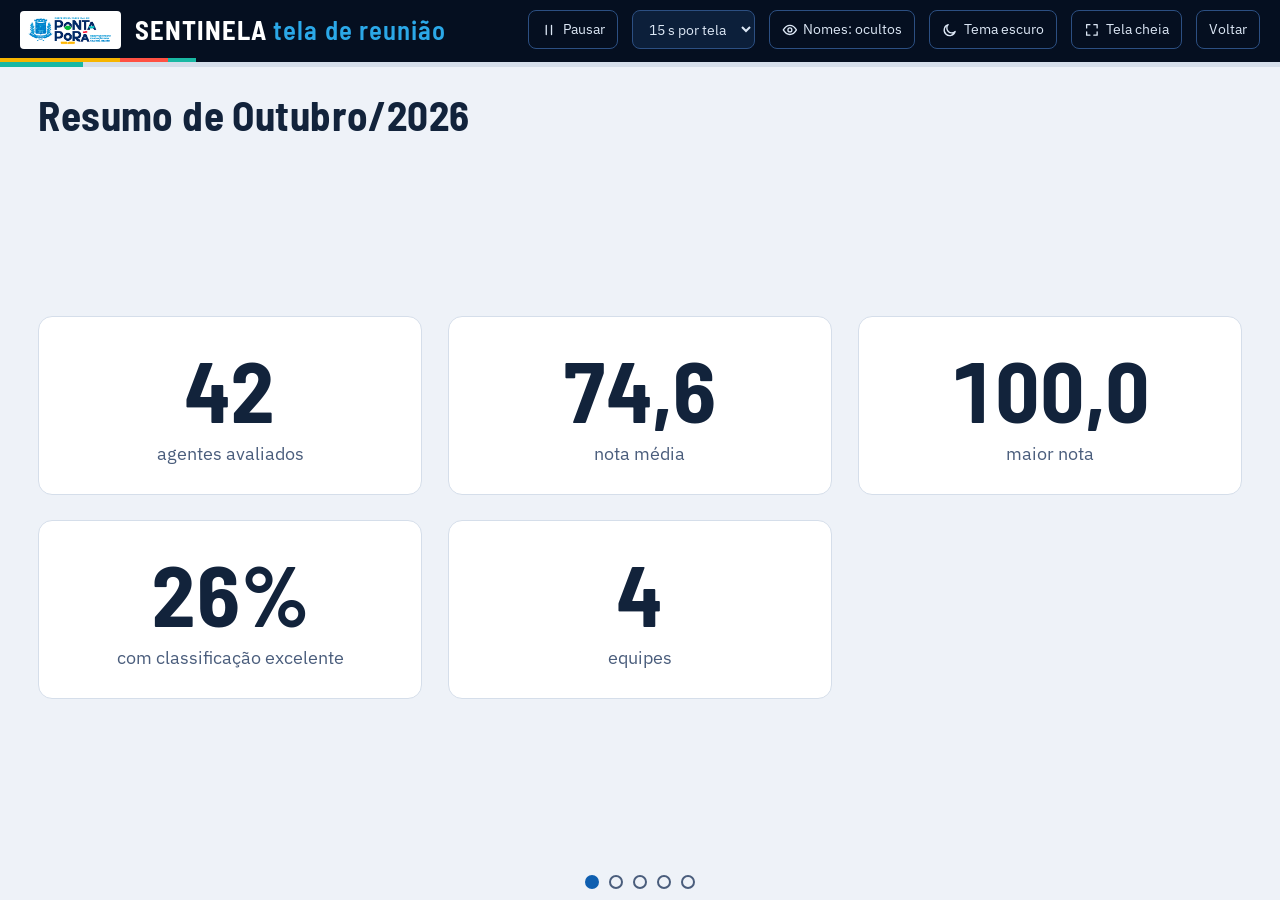
<file: projecao.html>
<!DOCTYPE html>
<html lang="pt-BR"><head><meta charset="utf-8"><meta name="viewport" content="width=device-width, initial-scale=1">
<title>Sentinela — Tela de reunião</title>
<script src="assets/tema.js"></script>
<link rel="stylesheet" href="assets/fontes.css">
<script src="assets/chart.umd.js"></script>
<style>
:root{--bg:#EEF2F8;--card:#FFFFFF;--tx:#12233B;--mut:#4A5D7C;--bd:#D5DEEA;--pri:#0F5FB0;--ok:#0B7A44;--bad:#B3261E;--soft:#F2F6FB;--text:#12233B;--text2:#46597A;--grid:rgba(70,89,122,.18);color-scheme:light}
:root[data-theme="dark"]{--bg:#071426;--card:#0C1F3A;--tx:#E6EDF7;--mut:#9DB2D0;--bd:#1D3C68;--pri:#F7B500;--ok:#5CE59A;--bad:#FF8478;--soft:#102848;--text:#E6EDF7;--text2:#9DB2D0;--grid:rgba(157,178,208,.16);color-scheme:dark}
*{box-sizing:border-box}html,body{height:100%}
body{margin:0;background:var(--bg);color:var(--tx);font:400 clamp(16px,1.6vw,26px)/1.45 "IBM Plex Sans",system-ui,sans-serif;display:flex;flex-direction:column;overflow:hidden}
.ico{width:1.1em;height:1.1em;vertical-align:-.18em;fill:none;stroke:currentColor;stroke-width:2;stroke-linecap:round;stroke-linejoin:round}
.ico-sol{display:none}:root[data-theme="dark"] .ico-sol{display:inline}:root[data-theme="dark"] .ico-lua{display:none}
header{background:#050F20;position:relative;padding:10px 20px 13px;display:flex;align-items:center;gap:14px;flex:none}
header::after{content:"";position:absolute;left:0;right:0;bottom:0;height:4px;background:linear-gradient(90deg,#F7B500 0 120px,#FF5143 120px 168px,#19B8A3 168px 196px,transparent 196px)}
header img{height:38px;background:#fff;padding:3px 8px;border-radius:4px}
header b{font-family:"Barlow Semi Condensed",system-ui,sans-serif;font-size:1.3em;letter-spacing:.04em;color:#fff;white-space:nowrap}
header b i{font-style:normal;color:#2BA8E8;font-weight:600}
header .esp{flex:1}
.bt{background:transparent;border:1px solid #2C4F82;color:#DCE7F5;border-radius:8px;padding:8px 12px;font:inherit;font-size:.7em;cursor:pointer;white-space:nowrap;display:inline-flex;gap:6px;align-items:center;text-decoration:none}
.bt:hover,.bt:focus-visible{border-color:#F7B500;outline:none}
select.bt{background:#0C1F3A}
.prog{height:5px;background:var(--bd);flex:none}.prog i{display:block;height:100%;width:0;background:#19B8A3}
main{flex:1;min-height:0;position:relative;padding:2vh 3vw}
.slide{position:absolute;inset:2vh 3vw;display:none;flex-direction:column;gap:1.5vh}
.slide.on{display:flex;animation:ent .35s ease}
@keyframes ent{from{opacity:0;transform:translateY(8px)}to{opacity:1;transform:none}}
@media (prefers-reduced-motion:reduce){.slide.on{animation:none}}
h2{font-family:"Barlow Semi Condensed",system-ui,sans-serif;font-weight:700;font-size:2em;margin:0;color:var(--tx);letter-spacing:.01em}
h2 small{font-family:"IBM Plex Sans",sans-serif;font-weight:400;font-size:.5em;color:var(--mut);margin-left:.6em}
.cards{display:grid;grid-template-columns:repeat(auto-fit,minmax(14em,1fr));gap:2vw;flex:1;align-content:center}
.card{background:var(--card);border:1px solid var(--bd);border-radius:14px;padding:3vh 2vw;text-align:center}
.card .v{font-family:"Barlow Semi Condensed",sans-serif;font-weight:700;font-size:4.2em;line-height:1.05;color:var(--tx);font-variant-numeric:tabular-nums}
.card .l{color:var(--mut);font-size:.9em;margin-top:.3em}
.graf{flex:1;min-height:0;background:var(--card);border:1px solid var(--bd);border-radius:14px;padding:2vh 2vw;position:relative}
.vazio{margin:auto;text-align:center;color:var(--mut);font-size:1.2em}
.dots{display:flex;gap:10px;justify-content:center;padding:0 0 1.2vh;flex:none}
.dots button{width:14px;height:14px;border-radius:50%;border:2px solid var(--mut);background:transparent;padding:0;cursor:pointer}
.dots button.on{background:var(--pri);border-color:var(--pri)}
.nota{color:var(--mut);font-size:.65em}
</style></head>
<body><svg xmlns="http://www.w3.org/2000/svg" width="0" height="0" style="position:absolute" aria-hidden="true" focusable="false"><symbol id="i-moon" viewBox="0 0 24 24"><path d="M20 14.5A8.5 8.5 0 1 1 9.5 4a7 7 0 0 0 10.5 10.5z"/></symbol><symbol id="i-sun" viewBox="0 0 24 24"><circle cx="12" cy="12" r="4"/><path d="M12 2v2M12 20v2M2 12h2M20 12h2M4.9 4.9l1.4 1.4M17.7 17.7l1.4 1.4M4.9 19.1l1.4-1.4M17.7 6.3l1.4-1.4"/></symbol><symbol id="i-pause" viewBox="0 0 24 24"><path d="M8 5v14M16 5v14"/></symbol><symbol id="i-play" viewBox="0 0 24 24"><path d="M8 5l11 7-11 7z"/></symbol><symbol id="i-eye" viewBox="0 0 24 24"><path d="M2 12s4-7 10-7 10 7 10 7-4 7-10 7S2 12 2 12z"/><circle cx="12" cy="12" r="3"/></symbol><symbol id="i-expand" viewBox="0 0 24 24"><path d="M4 9V4h5M20 9V4h-5M4 15v5h5M20 15v5h-5"/></symbol></svg>
<header>
  <img src="assets/logo_ponta_pora.png" alt="Prefeitura Municipal de Ponta Porã"><b>SENTINELA <i>tela de reunião</i></b><span class="esp"></span>
  <button class="bt" id="bPausa" type="button" title="Pausar ou continuar (barra de espaço)"><svg class="ico"><use href="#i-pause"/></svg><span>Pausar</span></button>
  <select class="bt" id="vel" aria-label="Tempo de cada tela"><option value="10">10 s por tela</option><option value="15" selected>15 s por tela</option><option value="25">25 s por tela</option></select>
  <button class="bt" id="bNomes" type="button" title="Mostrar ou ocultar nomes (tecla N)"><svg class="ico"><use href="#i-eye"/></svg><span>Nomes: ocultos</span></button>
  <button class="bt" data-tema-btn type="button"><svg class="ico ico-lua"><use href="#i-moon"/></svg><svg class="ico ico-sol"><use href="#i-sun"/></svg><span class="tema-txt">Tema escuro</span></button>
  <button class="bt" id="bTela" type="button" title="Tela cheia (tecla F)"><svg class="ico"><use href="#i-expand"/></svg><span>Tela cheia</span></button>
  <a class="bt" href="index.html">Voltar</a>
</header>
<div class="prog"><i id="barra"></i></div>
<main id="palco"></main>
<div class="dots" id="dots"></div>
<script src="assets/agentes_dados.js"></script>
<script>
(function(){
'use strict';
var MESES=['janeiro','fevereiro','março','marco','abril','maio','junho','julho','agosto','setembro','outubro','novembro','dezembro'];
var PAL=['#1E9AD8','#F7B500','#19B8A3','#FF5143','#7C5CD6','#5B6FA8'];
var D=(window.AGENTES_DADOS&&window.AGENTES_DADOS.agentes)||{};
var ag=Object.keys(D).map(function(k){var a=D[k];return {k:k,nome:a.nome,equipe:a.equipe||'—',meses:a.meses||[],semanas:a.semanas||[]};});
function ordMes(l){var p=String(l).toLowerCase().split('/');var i=MESES.indexOf(p[0]);if(i>2)i--;return (parseInt(p[1],10)||0)*20+i;}
var contagem={};ag.forEach(function(a){a.meses.forEach(function(m){contagem[m.mes]=(contagem[m.mes]||0)+1;});});
var listaMeses=Object.keys(contagem).sort(function(a,b){return ordMes(a)-ordMes(b);});
var mesAtual=listaMeses[listaMeses.length-1], mesAnt=listaMeses[listaMeses.length-2];
function nota(a,mes){var m=a.meses.filter(function(x){return x.mes===mes;})[0];return m?m.pontos:null;}
var mostrarNomes=false;
function nome(a,i){return mostrarNomes?a.nome:('Agente '+(i+1));}
function br(v,d){return Number(v).toLocaleString('pt-BR',{minimumFractionDigits:d||0,maximumFractionDigits:d||0});}
var charts=[];
function cor(n){return getComputedStyle(document.documentElement).getPropertyValue(n).trim();}
function opcoes(extra){var t=cor('--text2');var o={responsive:true,maintainAspectRatio:false,animation:{duration:400},color:t,
  plugins:{legend:{display:false,labels:{color:t,font:{size:16}}}},scales:{}};
  for(var k in extra){o[k]=extra[k];}return o;}
function eixos(x,y){return {x:Object.assign({ticks:{color:cor('--text2'),font:{size:16}},grid:{color:cor('--grid')}},x||{}),y:Object.assign({ticks:{color:cor('--text2'),font:{size:16}},grid:{color:cor('--grid')}},y||{})};}
var plugValores={id:'val',afterDatasetsDraw:function(ch){var c=ch.ctx;c.save();c.font='700 18px "IBM Plex Sans",sans-serif';c.fillStyle=cor('--text');c.textBaseline='middle';
  var h=ch.options.indexAxis==='y';
  ch.data.datasets.forEach(function(ds,i){ch.getDatasetMeta(i).data.forEach(function(b,j){var v=ds.data[j];if(v==null)return;var t=br(v,1);
    if(h){c.textAlign='left';c.fillText(t,b.x+8,b.y);}else{c.textAlign='center';c.textBaseline='bottom';c.fillText(t,b.x,b.y-4);}});});c.restore();}};

/* ---- as telas ---- */
var slides=[];
function slide(id,titulo,sub,montar){slides.push({id:id,titulo:titulo,sub:sub,montar:montar});}
function cartao(v,l){return '<div class="card"><div class="v">'+v+'</div><div class="l">'+l+'</div></div>';}
function canvasEm(el){var g=document.createElement('div');g.className='graf';var c=document.createElement('canvas');g.appendChild(c);el.appendChild(g);return c;}

if(mesAtual){
  var doMes=ag.map(function(a){return {a:a,v:nota(a,mesAtual)};}).filter(function(x){return x.v!==null;}).sort(function(p,q){return q.v-p.v;});
  slide('resumo','Resumo de '+mesAtual,'',function(el){
    var soma=0;doMes.forEach(function(x){soma+=x.v;});
    var exc=doMes.filter(function(x){var m=x.a.meses.filter(function(z){return z.mes===mesAtual;})[0];return m&&/EXCELENTE/i.test(m.cls||'');}).length;
    var eq={};doMes.forEach(function(x){eq[x.a.equipe]=1;});
    el.insertAdjacentHTML('beforeend','<div class="cards">'+cartao(br(doMes.length),'agentes avaliados')+cartao(br(soma/doMes.length,1),'nota média')+cartao(br(doMes[0].v,1),'maior nota')+cartao(br(Math.round(exc*100/doMes.length))+'%','com classificação excelente')+cartao(br(Object.keys(eq).length),'equipes')+'</div>');
  });
  slide('top','Top 10 de '+mesAtual,'maiores notas do mês',function(el){
    var t=doMes.slice(0,10);
    new Chart(canvasEm(el),{type:'bar',data:{labels:t.map(function(x,i){return (i+1)+'º  '+nome(x.a,i)+'  ·  '+x.a.equipe;}),datasets:[{data:t.map(function(x){return x.v;}),backgroundColor:PAL[0],borderRadius:6}]},
      options:opcoes({indexAxis:'y',scales:eixos({min:0,max:105,ticks:{color:cor('--text2'),font:{size:16}}},{grid:{display:false},ticks:{color:cor('--text'),font:{size:18}}})}),plugins:[plugValores]});
  });
  if(mesAnt){
    var evo=ag.map(function(a){var n=nota(a,mesAtual),o=nota(a,mesAnt);return (n!==null&&o!==null)?{a:a,d:n-o}:null;}).filter(Boolean).sort(function(p,q){return q.d-p.d;}).slice(0,10);
    if(evo.length) slide('evol','Maior evolução','de '+mesAnt+' para '+mesAtual+' (pontos a mais)',function(el){
      new Chart(canvasEm(el),{type:'bar',data:{labels:evo.map(function(x,i){return nome(x.a,i)+'  ·  '+x.a.equipe;}),datasets:[{data:evo.map(function(x){return Math.round(x.d*10)/10;}),backgroundColor:PAL[2],borderRadius:6}]},
        options:opcoes({indexAxis:'y',scales:eixos({beginAtZero:true},{grid:{display:false},ticks:{color:cor('--text'),font:{size:18}}})}),plugins:[plugValores]});
    });
  }
  var sems={};ag.forEach(function(a){a.semanas.filter(function(s){return s.mes===mesAtual;}).forEach(function(s){var k=s.n;sems[k]=sems[k]||{n:s.n,parcial:!!s.parcial,por:{}};sems[k].parcial=sems[k].parcial||!!s.parcial;var e=sems[k].por[a.equipe]=sems[k].por[a.equipe]||{s:0,c:0};e.s+=s.pontos;e.c++;});});
  var sl=Object.keys(sems).map(function(k){return sems[k];}).sort(function(p,q){return p.n-q.n;});
  if(sl.length){
    var eqs={};sl.forEach(function(s){Object.keys(s.por).forEach(function(e){eqs[e]=1;});});var eql=Object.keys(eqs).sort();
    slide('semanas','Equipes semana a semana',mesAtual+' · média da nota; semana parcial em tom mais claro',function(el){
      new Chart(canvasEm(el),{type:'bar',data:{labels:sl.map(function(s){return 'Semana '+s.n+(s.parcial?' (parcial)':'');}),
        datasets:eql.map(function(e,i){var c=PAL[i%PAL.length];return {label:e,backgroundColor:function(x){return sl[x.dataIndex].parcial?c+'88':c;},borderRadius:5,
          data:sl.map(function(s){var p=s.por[e];return p?Math.round(p.s/p.c*10)/10:null;})};})},
        options:opcoes({plugins:{legend:{display:true,position:'bottom',labels:{color:cor('--text2'),font:{size:18}}}},scales:eixos({grid:{display:false},ticks:{color:cor('--text'),font:{size:18}}},{min:0,max:105})}),plugins:[plugValores]});
    });
  }
}
if(listaMeses.length>1) slide('media','Média por mês','nota média de todos os agentes',function(el){
  var vals=listaMeses.map(function(m){var s=0,c=0;ag.forEach(function(a){var v=nota(a,m);if(v!==null){s+=v;c++;}});return c?Math.round(s/c*10)/10:null;});
  new Chart(canvasEm(el),{type:'line',data:{labels:listaMeses,datasets:[{data:vals,borderColor:PAL[0],backgroundColor:PAL[0],tension:.25,pointRadius:6,borderWidth:4}]},
    options:opcoes({scales:eixos({ticks:{color:cor('--text'),font:{size:18}},grid:{display:false}},{min:0,max:105})}),plugins:[{id:'v2',afterDatasetsDraw:function(ch){plugValores.afterDatasetsDraw(ch);}}]});
});
if(!slides.length) slide('vazio','Sem dados ainda','',function(el){el.insertAdjacentHTML('beforeend','<p class="vazio">Ainda não há notas para mostrar.<br>Assim que o painel for atualizado, as telas aparecem aqui.</p>');});

/* ---- palco ---- */
var palco=document.getElementById('palco'),dots=document.getElementById('dots'),barra=document.getElementById('barra');
var atual=-1,pausado=false,seg=15,t0=0,raf=null;
slides.forEach(function(s,i){var b=document.createElement('button');b.type='button';b.setAttribute('aria-label','Tela '+(i+1)+': '+s.titulo);b.onclick=function(){ir(i);};dots.appendChild(b);});
function desenhar(){
  charts.forEach(function(c){c.destroy();});charts=[];
  var s=slides[atual];palco.innerHTML='';
  var el=document.createElement('section');el.className='slide on';
  el.innerHTML='<h2>'+s.titulo+(s.sub?'<small>'+s.sub+'</small>':'')+'</h2>';palco.appendChild(el);
  s.montar(el);
  Object.keys(Chart.instances||{}).forEach(function(k){charts.push(Chart.instances[k]);});
  Array.prototype.forEach.call(dots.children,function(d,i){d.classList.toggle('on',i===atual);});
  if(window.animarNumeros)window.animarNumeros(el);
}
function ir(i){atual=(i+slides.length)%slides.length;t0=performance.now();desenhar();}
function volta(){ir(atual-1);} function avanca(){ir(atual+1);}
function tick(t){
  if(!pausado&&slides.length>1){var p=(t-t0)/(seg*1000);barra.style.width=Math.min(100,p*100)+'%';if(p>=1)avanca();}
  raf=requestAnimationFrame(tick);
}
function pausa(v){pausado=v;var b=document.getElementById('bPausa');b.querySelector('span').textContent=v?'Continuar':'Pausar';b.querySelector('use').setAttribute('href',v?'#i-play':'#i-pause');if(!v)t0=performance.now()-(parseFloat(barra.style.width)||0)/100*seg*1000;}
document.getElementById('bPausa').onclick=function(){pausa(!pausado);};
document.getElementById('vel').onchange=function(){seg=parseInt(this.value,10);t0=performance.now();};
function nomes(){mostrarNomes=!mostrarNomes;document.querySelector('#bNomes span').textContent='Nomes: '+(mostrarNomes?'visíveis':'ocultos');desenhar();}
document.getElementById('bNomes').onclick=nomes;
function tela(){if(document.fullscreenElement)document.exitFullscreen();else if(document.documentElement.requestFullscreen)document.documentElement.requestFullscreen();}
document.getElementById('bTela').onclick=tela;
document.addEventListener('keydown',function(e){
  if(e.target&&/SELECT|INPUT/.test(e.target.tagName))return;
  if(e.key==='ArrowRight')avanca();else if(e.key==='ArrowLeft')volta();else if(e.key===' '){e.preventDefault();pausa(!pausado);}
  else if(e.key==='f'||e.key==='F')tela();else if(e.key==='n'||e.key==='N')nomes();
});
document.addEventListener('sentinela:tema',function(){if(window.aplicarTemaGraficos)window.aplicarTemaGraficos();desenhar();});
window.PROJECAO={ir:ir,pausa:pausa,total:slides.length,ids:slides.map(function(s){return s.id;}),atual:function(){return atual;},pausado:function(){return pausado;}};
if(window.aplicarTemaGraficos)window.aplicarTemaGraficos();
ir(0);raf=requestAnimationFrame(tick);
})();
</script>
</body></html>
</file>
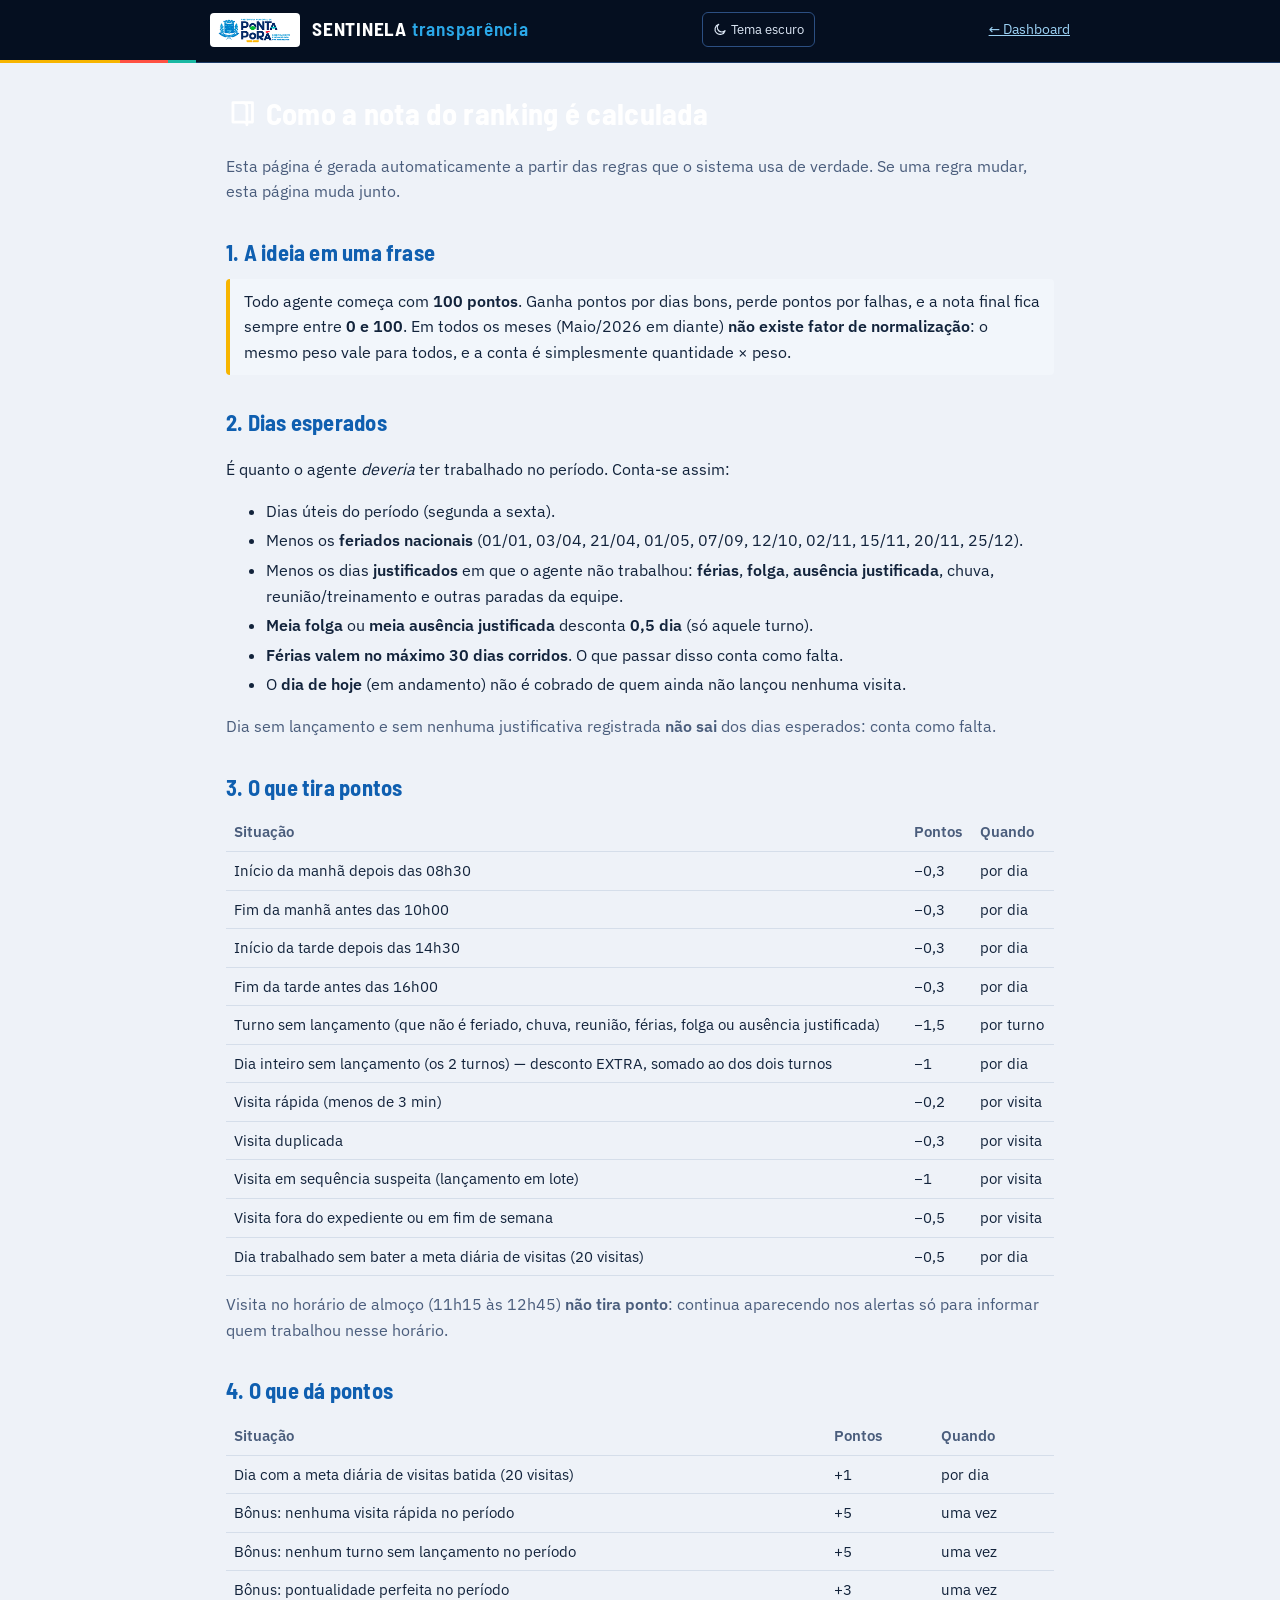
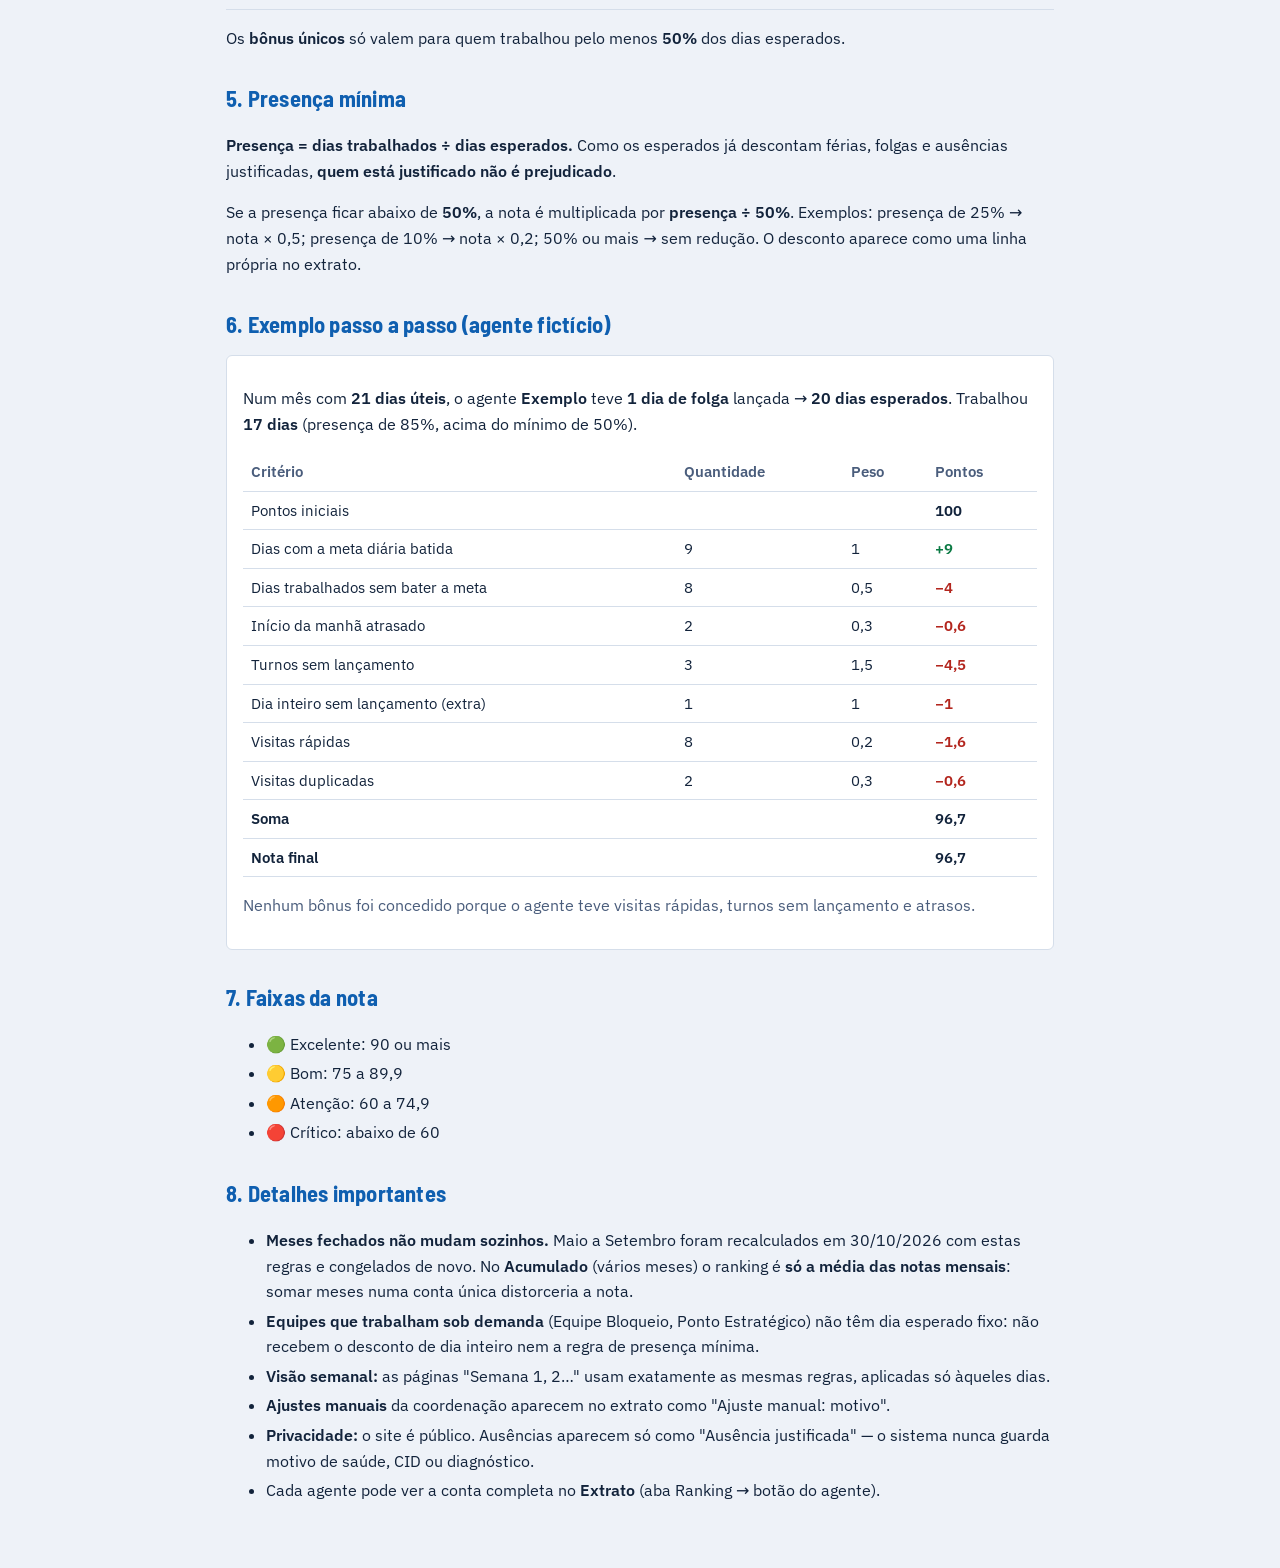
<file: transparencia.html>
<!DOCTYPE html>
<html lang="pt-BR"><head><meta charset="utf-8"><meta name="viewport" content="width=device-width, initial-scale=1">
<title>Como o ranking é calculado</title><script src="assets/tema.js"></script><style>
@font-face{font-family:"Barlow Semi Condensed";font-weight:700;src:url(assets/fonts/barlow-semi-condensed-latin-700-normal.woff2) format("woff2");font-display:swap}
@font-face{font-family:"Barlow Semi Condensed";font-weight:600;src:url(assets/fonts/barlow-semi-condensed-latin-600-normal.woff2) format("woff2");font-display:swap}
@font-face{font-family:"IBM Plex Sans";font-weight:400;src:url(assets/fonts/ibm-plex-sans-latin-400-normal.woff2) format("woff2");font-display:swap}
@font-face{font-family:"IBM Plex Sans";font-weight:600;src:url(assets/fonts/ibm-plex-sans-latin-600-normal.woff2) format("woff2");font-display:swap}
:root{--bg:#EEF2F8;--card:#FFFFFF;--tx:#12233B;--mut:#4A5D7C;--bd:#D5DEEA;--pri:#0F5FB0;--pos:#0B7A44;--neg:#B3261E;--soft:#F2F6FB;color-scheme:light}
:root[data-theme="dark"]{--bg:#071426;--card:#0C1F3A;--tx:#E6EDF7;--mut:#9DB2D0;--bd:#1D3C68;--pri:#6CC4F2;--pos:#5CE59A;--neg:#FF8478;--soft:#102848;color-scheme:dark}
*{box-sizing:border-box}html{background:var(--bg)}
body{margin:0;background:var(--bg);color:var(--tx);font:16px/1.6 "IBM Plex Sans",system-ui,-apple-system,Segoe UI,Roboto,sans-serif}
header.topo{background:#050F20;border-bottom:1px solid var(--bd);position:relative;padding:12px 16px 15px}
header.topo::after{content:"";position:absolute;left:0;right:0;bottom:-1px;height:3px;background:linear-gradient(90deg,#F7B500 0 120px,#FF5143 120px 168px,#19B8A3 168px 196px,transparent 196px)}
header.topo .marca{display:flex;align-items:center;gap:12px;max-width:860px;margin:0 auto}
header.topo img{height:34px;background:#fff;padding:3px 8px;border-radius:4px}
header.topo b{white-space:nowrap;font-family:"Barlow Semi Condensed",system-ui,sans-serif;font-size:1.2rem;letter-spacing:.04em;color:#fff}
header.topo b i{font-style:normal;color:#2BA8E8;font-weight:600}
header.topo a{margin-left:auto;font-size:.85rem;white-space:nowrap;color:#9DD3F5}
header.topo{border-bottom-color:#1D3C68}
.tema-btn{background:transparent;border:1px solid #2C4F82;color:#DCE7F5;border-radius:6px;padding:6px 10px;font:inherit;font-size:.82rem;cursor:pointer;white-space:nowrap;margin-left:auto}.tema-btn + a{margin-left:0}.tema-btn:hover{border-color:#F7B500}
.ico{width:1.1em;height:1.1em;vertical-align:-.18em;fill:none;stroke:currentColor;stroke-width:2;stroke-linecap:round;stroke-linejoin:round}.ico-sol{display:none}:root[data-theme="dark"] .ico-sol{display:inline}:root[data-theme="dark"] .ico-lua{display:none}
@media (max-width:480px){.tema-btn .tema-txt{display:none}.tema-btn{padding:6px 8px}header.topo{padding-left:10px;padding-right:10px}header.topo .marca{gap:6px}header.topo img{height:22px;padding:2px 4px}header.topo b{font-size:.9rem;letter-spacing:.02em}header.topo a{font-size:.72rem}header.topo b i{display:none}}
@media (max-width:480px){header.topo .marca{gap:8px}header.topo img{height:26px;padding:2px 6px}header.topo b{font-size:1.02rem}header.topo a{font-size:.78rem}}
main{max-width:860px;margin:0 auto;padding:16px 16px 48px}
h1,h2{font-family:"Barlow Semi Condensed",system-ui,sans-serif;letter-spacing:.01em}
h1{font-size:1.9rem;margin:10px 0 6px;color:#fff}h2{font-size:1.4rem;margin:30px 0 8px;color:var(--pri)}
a{color:var(--pri)}.mut{color:var(--mut)}
.card{background:var(--card);border:1px solid var(--bd);border-radius:6px;padding:14px 16px;margin:12px 0}
.rolar{overflow-x:auto}table{width:100%;border-collapse:collapse;font-size:.92rem;font-variant-numeric:tabular-nums}
th,td{padding:7px 8px;border-bottom:1px solid var(--bd);text-align:left;vertical-align:top}
th{color:var(--mut);font-weight:600}
td:nth-child(n+2),th:nth-child(n+2){white-space:nowrap}
.pos{color:var(--pos);font-weight:600}.neg{color:var(--neg);font-weight:600}
.destaque{background:var(--soft);border-left:4px solid #F7B500;border-radius:4px;padding:10px 14px}
li{margin:4px 0}
:focus-visible{outline:2px solid #F7B500;outline-offset:2px}
@media print{header.topo,a.voltar{display:none}:root,:root[data-theme="dark"]{--bg:#fff;--card:#fff;--tx:#1b2a3a;--mut:#4a5b72;--bd:#d8dee6;--pri:#0b3a75;--pos:#17803d;--neg:#b3261e;--soft:#eef3f9}body{background:#fff}h1{color:#1b2a3a}}
</style></head>
<body><svg xmlns="http://www.w3.org/2000/svg" width="0" height="0" style="position:absolute" aria-hidden="true" focusable="false"><symbol id="i-moon" viewBox="0 0 24 24"><path d="M20 14.5A8.5 8.5 0 1 1 9.5 4a7 7 0 0 0 10.5 10.5z"/></symbol><symbol id="i-sun" viewBox="0 0 24 24"><circle cx="12" cy="12" r="4"/><path d="M12 2v2M12 20v2M2 12h2M20 12h2M4.9 4.9l1.4 1.4M17.7 17.7l1.4 1.4M4.9 19.1l1.4-1.4M17.7 6.3l1.4-1.4"/></symbol><symbol id="i-book" viewBox="0 0 24 24"><path d="M5 4h7a3 3 0 0 1 3 3v13a2 2 0 0 0-2-2H5z"/><path d="M12 4h7v14h-4"/></symbol></svg><header class="topo"><div class="marca"><img src="assets/logo_ponta_pora.png" alt="Prefeitura Municipal de Ponta Porã"><b>SENTINELA <i>transparência</i></b><button type="button" class="tema-btn" data-tema-btn title="Mudar para o tema escuro"><svg class="ico ico-lua" aria-hidden="true"><use href="#i-moon"/></svg><svg class="ico ico-sol" aria-hidden="true"><use href="#i-sun"/></svg> <span class="tema-txt">Tema escuro</span></button><a href="index.html">← Dashboard</a></div></header><main>
<h1><svg class="ico" aria-hidden="true"><use href="#i-book"/></svg> Como a nota do ranking é calculada</h1>
<p class="mut">Esta página é gerada automaticamente a partir das regras que o sistema usa de verdade. Se uma regra mudar, esta página muda junto.</p>

<h2>1. A ideia em uma frase</h2>
<div class="destaque">Todo agente começa com <b>100 pontos</b>. Ganha pontos por dias bons, perde pontos por falhas, e a nota final fica sempre entre <b>0 e 100</b>.
Em todos os meses (Maio/2026 em diante) <b>não existe fator de normalização</b>: o mesmo peso vale para todos, e a conta é simplesmente quantidade × peso.</div>

<h2>2. Dias esperados</h2>
<p>É quanto o agente <i>deveria</i> ter trabalhado no período. Conta-se assim:</p>
<ul>
<li>Dias úteis do período (segunda a sexta).</li>
<li>Menos os <b>feriados nacionais</b> (01/01, 03/04, 21/04, 01/05, 07/09, 12/10, 02/11, 15/11, 20/11, 25/12).</li>
<li>Menos os dias <b>justificados</b> em que o agente não trabalhou: <b>férias</b>, <b>folga</b>, <b>ausência justificada</b>, chuva, reunião/treinamento e outras paradas da equipe.</li>
<li><b>Meia folga</b> ou <b>meia ausência justificada</b> desconta <b>0,5 dia</b> (só aquele turno).</li>
<li><b>Férias valem no máximo 30 dias corridos</b>. O que passar disso conta como falta.</li>
<li>O <b>dia de hoje</b> (em andamento) não é cobrado de quem ainda não lançou nenhuma visita.</li>
</ul>
<p class="mut">Dia sem lançamento e sem nenhuma justificativa registrada <b>não sai</b> dos dias esperados: conta como falta.</p>

<h2>3. O que tira pontos</h2>
<div class="rolar"><table><thead><tr><th>Situação</th><th>Pontos</th><th>Quando</th></tr></thead><tbody><tr><td>Início da manhã depois das 08h30</td><td>−0,3</td><td>por dia</td></tr><tr><td>Fim da manhã antes das 10h00</td><td>−0,3</td><td>por dia</td></tr><tr><td>Início da tarde depois das 14h30</td><td>−0,3</td><td>por dia</td></tr><tr><td>Fim da tarde antes das 16h00</td><td>−0,3</td><td>por dia</td></tr><tr><td>Turno sem lançamento (que não é feriado, chuva, reunião, férias, folga ou ausência justificada)</td><td>−1,5</td><td>por turno</td></tr><tr><td>Dia inteiro sem lançamento (os 2 turnos) — desconto EXTRA, somado ao dos dois turnos</td><td>−1</td><td>por dia</td></tr><tr><td>Visita rápida (menos de 3 min)</td><td>−0,2</td><td>por visita</td></tr><tr><td>Visita duplicada</td><td>−0,3</td><td>por visita</td></tr><tr><td>Visita em sequência suspeita (lançamento em lote)</td><td>−1</td><td>por visita</td></tr><tr><td>Visita fora do expediente ou em fim de semana</td><td>−0,5</td><td>por visita</td></tr><tr><td>Dia trabalhado sem bater a meta diária de visitas (20 visitas)</td><td>−0,5</td><td>por dia</td></tr></tbody></table></div>
<p class="mut">Visita no horário de almoço (11h15 às 12h45) <b>não tira ponto</b>: continua aparecendo nos alertas só para informar quem trabalhou nesse horário.</p>

<h2>4. O que dá pontos</h2>
<div class="rolar"><table><thead><tr><th>Situação</th><th>Pontos</th><th>Quando</th></tr></thead><tbody><tr><td>Dia com a meta diária de visitas batida (20 visitas)</td><td>+1</td><td>por dia</td></tr><tr><td>Bônus: nenhuma visita rápida no período</td><td>+5</td><td>uma vez</td></tr><tr><td>Bônus: nenhum turno sem lançamento no período</td><td>+5</td><td>uma vez</td></tr><tr><td>Bônus: pontualidade perfeita no período</td><td>+3</td><td>uma vez</td></tr></tbody></table></div>
<p>Os <b>bônus únicos</b> só valem para quem trabalhou pelo menos <b>50%</b> dos dias esperados.</p>

<h2>5. Presença mínima</h2>
<p><b>Presença = dias trabalhados ÷ dias esperados.</b> Como os esperados já descontam férias, folgas e ausências justificadas, <b>quem está justificado não é prejudicado</b>.</p>
<p>Se a presença ficar abaixo de <b>50%</b>, a nota é multiplicada por <b>presença ÷ 50%</b>. Exemplos: presença de 25% → nota × 0,5; presença de 10% → nota × 0,2; 50% ou mais → sem redução. O desconto aparece como uma linha própria no extrato.</p>

<h2>6. Exemplo passo a passo (agente fictício)</h2>
<div class="card">
<p>Num mês com <b>21 dias úteis</b>, o agente <b>Exemplo</b> teve <b>1 dia de folga</b> lançada → <b>20 dias esperados</b>. Trabalhou <b>17 dias</b> (presença de 85%, acima do mínimo de 50%).</p>
<div class="rolar"><table><thead><tr><th>Critério</th><th>Quantidade</th><th>Peso</th><th>Pontos</th></tr></thead><tbody><tr><td>Pontos iniciais</td><td></td><td></td><td><b>100</b></td></tr><tr><td>Dias com a meta diária batida</td><td>9</td><td>1</td><td><span class="pos">+9</span></td></tr><tr><td>Dias trabalhados sem bater a meta</td><td>8</td><td>0,5</td><td><span class="neg">−4</span></td></tr><tr><td>Início da manhã atrasado</td><td>2</td><td>0,3</td><td><span class="neg">−0,6</span></td></tr><tr><td>Turnos sem lançamento</td><td>3</td><td>1,5</td><td><span class="neg">−4,5</span></td></tr><tr><td>Dia inteiro sem lançamento (extra)</td><td>1</td><td>1</td><td><span class="neg">−1</span></td></tr><tr><td>Visitas rápidas</td><td>8</td><td>0,2</td><td><span class="neg">−1,6</span></td></tr><tr><td>Visitas duplicadas</td><td>2</td><td>0,3</td><td><span class="neg">−0,6</span></td></tr><tr><td><b>Soma</b></td><td></td><td></td><td><b>96,7</b></td></tr><tr><td><b>Nota final</b></td><td></td><td></td><td><b>96,7</b></td></tr></tbody></table></div>
<p class="mut">Nenhum bônus foi concedido porque o agente teve visitas rápidas, turnos sem lançamento e atrasos.</p>
</div>

<h2>7. Faixas da nota</h2>
<ul>
<li>🟢 Excelente: 90 ou mais</li>
<li>🟡 Bom: 75 a 89,9</li>
<li>🟠 Atenção: 60 a 74,9</li>
<li>🔴 Crítico: abaixo de 60</li>
</ul>

<h2>8. Detalhes importantes</h2>
<ul>
<li><b>Meses fechados não mudam sozinhos.</b> Maio a Setembro foram recalculados em 30/10/2026 com estas regras e congelados de novo. No <b>Acumulado</b> (vários meses) o ranking é <b>só a média das notas mensais</b>: somar meses numa conta única distorceria a nota.</li>
<li><b>Equipes que trabalham sob demanda</b> (Equipe Bloqueio, Ponto Estratégico) não têm dia esperado fixo: não recebem o desconto de dia inteiro nem a regra de presença mínima.</li>
<li><b>Visão semanal:</b> as páginas "Semana 1, 2…" usam exatamente as mesmas regras, aplicadas só àqueles dias.</li>
<li><b>Ajustes manuais</b> da coordenação aparecem no extrato como "Ajuste manual: motivo".</li>
<li><b>Privacidade:</b> o site é público. Ausências aparecem só como "Ausência justificada" — o sistema nunca guarda motivo de saúde, CID ou diagnóstico.</li>
<li>Cada agente pode ver a conta completa no <b>Extrato</b> (aba Ranking → botão do agente).</li>
</ul>
</main></body></html>
</file>
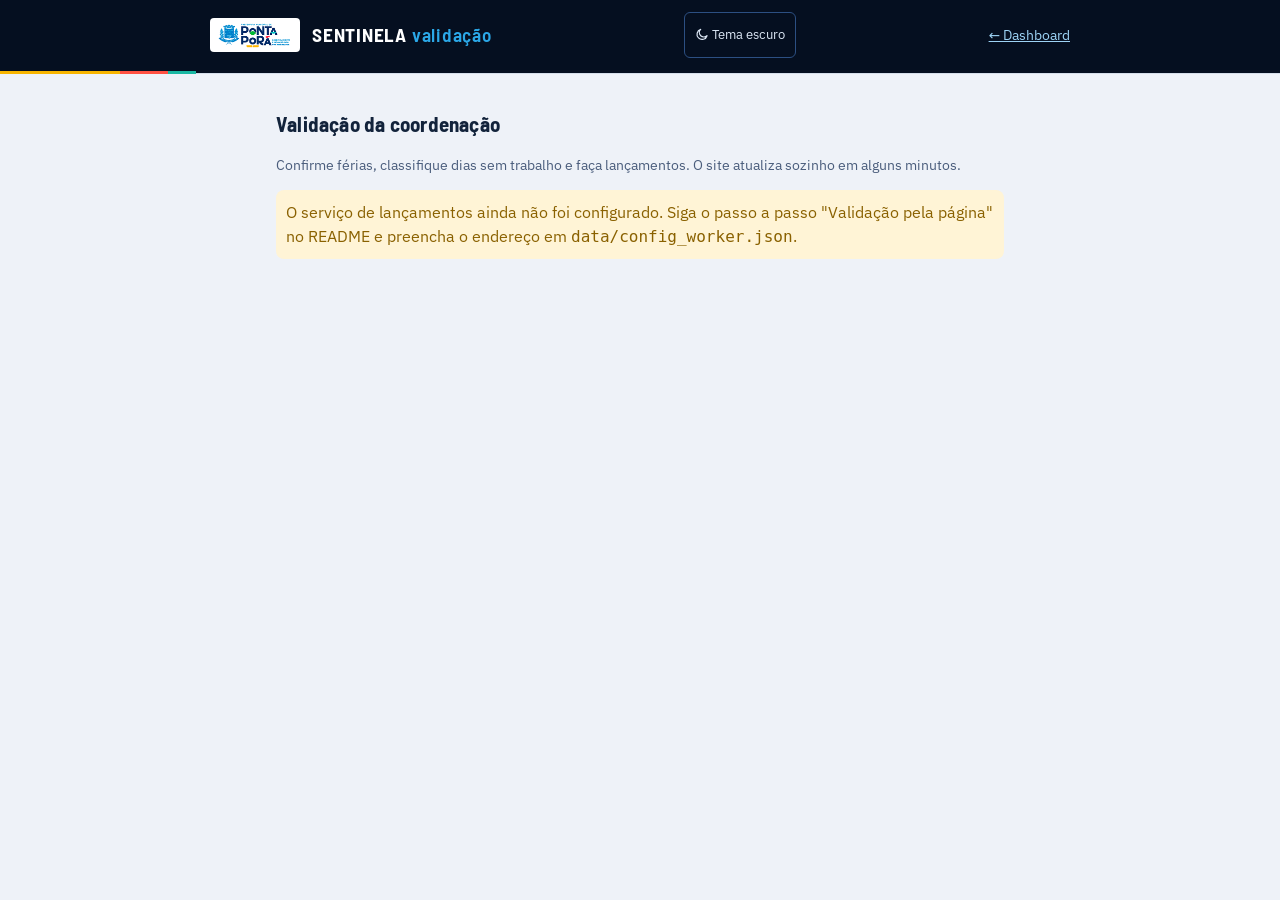
<file: validar.html>
<!DOCTYPE html>
<html lang="pt-BR">
<head>
<meta charset="utf-8">
<meta name="viewport" content="width=device-width, initial-scale=1">
<title>Sentinela — validação</title>
<link rel="manifest" href="manifest.webmanifest">
<meta name="theme-color" content="#050F20">
<link rel="icon" href="assets/icone-192.png">
<link rel="apple-touch-icon" href="assets/icone-192.png">
<script src="assets/tema.js"></script>
<link rel="stylesheet" href="assets/fontes.css">
<style>
  :root{--bg:#EEF2F8;--card:#FFFFFF;--tx:#12233B;--mut:#4A5D7C;--bd:#D5DEEA;--pri:#F7B500;--pri-tx:#0A1B33;--warn:#8A6100;--warn-bg:#FFF4D6;--bad:#B3261E;--bad-bg:#FDECEA;--ok:#0B7A44;--ok-bg:#E4F6EC;--info-bg:#E6F1FB;--info:#1565B8;--soft:#F2F6FB;--serie:#0F5FB0;color-scheme:light}
  :root[data-theme="dark"]{--bg:#071426;--card:#0C1F3A;--tx:#E6EDF7;--mut:#9DB2D0;--bd:#1D3C68;--pri:#F7B500;--pri-tx:#0A1B33;--warn:#FFC93D;--warn-bg:#3A2D12;--bad:#FF8478;--bad-bg:#3A1D22;--ok:#5CE59A;--ok-bg:#12301F;--info-bg:#10304F;--info:#6CC4F2;--soft:#102848;--serie:#F7B500;color-scheme:dark}
  header.topo{border-bottom-color:#1D3C68}
  header.topo a{color:#9DD3F5}
  .tema-btn{background:transparent;border:1px solid #2C4F82;color:#DCE7F5;border-radius:6px;padding:6px 10px;font:inherit;font-size:.82rem;cursor:pointer;white-space:nowrap;margin-left:auto}
  .tema-btn + a{margin-left:0}
  .tema-btn:hover{border-color:#F7B500}
  .ico{width:1.1em;height:1.1em;vertical-align:-.18em;fill:none;stroke:currentColor;stroke-width:2;stroke-linecap:round;stroke-linejoin:round}
  .ico-sol{display:none}:root[data-theme="dark"] .ico-sol{display:inline}:root[data-theme="dark"] .ico-lua{display:none}
  @media (max-width:480px){.tema-btn .tema-txt{display:none}.tema-btn{padding:6px 8px}header.topo{padding-left:10px;padding-right:10px}header.topo .marca{gap:6px}header.topo img{height:22px;padding:2px 4px}header.topo b{font-size:.9rem;letter-spacing:.02em}header.topo a{font-size:.72rem}header.topo b i{display:none}}
  header.topo{background:#050F20;border-bottom:1px solid var(--bd);position:relative;margin:0 0 14px;padding:12px 16px 15px}
  header.topo::after{content:"";position:absolute;left:0;right:0;bottom:-1px;height:3px;background:linear-gradient(90deg,#F7B500 0 120px,#FF5143 120px 168px,#19B8A3 168px 196px,transparent 196px)}
  header.topo .marca{display:flex;align-items:center;gap:12px;max-width:860px;margin:0 auto}
  header.topo img{height:34px;background:#fff;padding:3px 8px;border-radius:4px}
  header.topo b{white-space:nowrap;font-family:"Barlow Semi Condensed",system-ui,sans-serif;font-size:1.2rem;letter-spacing:.04em;color:#fff}
  header.topo b i{font-style:normal;color:#2BA8E8;font-weight:600}
  header.topo a{margin-left:auto;font-size:.85rem;white-space:nowrap}
  @media (max-width:480px){header.topo .marca{gap:8px}header.topo img{height:26px;padding:2px 6px}header.topo b{font-size:1.02rem}header.topo a{font-size:.78rem}}
  h1,h2{font-family:"Barlow Semi Condensed",system-ui,sans-serif;letter-spacing:.01em}
  :focus-visible{outline:2px solid #F7B500;outline-offset:2px}
  *{box-sizing:border-box} html{background:var(--bg)}
  body{margin:0;background:var(--bg);color:var(--tx);font:16px/1.5 "IBM Plex Sans",system-ui,-apple-system,Segoe UI,Roboto,sans-serif}
  main{max-width:760px;margin:0 auto;padding:16px}
  h1{font-size:1.3rem;margin:4px 0 2px} h2{font-size:1.05rem;margin:0 0 6px}
  .mut{color:var(--mut);font-size:.9rem} a{color:var(--info)}
  .card{background:var(--card);border:1px solid var(--bd);border-radius:12px;padding:14px;margin:10px 0}
  label{display:block;font-weight:600;margin:12px 0 4px}
  input,select{width:100%;min-height:46px;padding:10px;font-size:1rem;border:1px solid var(--bd);border-radius:8px;background:var(--card);color:var(--tx)}
  button{min-height:46px;padding:10px 14px;font-size:1rem;border-radius:8px;border:1px solid var(--bd);background:var(--card);color:var(--tx);cursor:pointer}
  button.pri{background:var(--pri);color:var(--pri-tx);border-color:var(--pri);font-weight:600}
  button.bad{color:var(--bad);border-color:var(--bad)} button:disabled{opacity:.5;cursor:default}
  .abas{display:flex;gap:6px;overflow-x:auto;margin:12px 0} .abas button{white-space:nowrap;flex:1}
  .abas button[aria-selected="true"]{background:var(--pri);color:var(--pri-tx);border-color:var(--pri);font-weight:600}
  .acoes{display:flex;flex-wrap:wrap;gap:8px;margin-top:10px} .acoes button{flex:1 1 140px}
  .badge{display:inline-block;padding:2px 8px;border-radius:99px;font-size:.78rem;margin:0 4px 4px 0;background:var(--info-bg);color:var(--info)}
  .badge.warn{background:var(--warn-bg);color:var(--warn)} .badge.bad{background:var(--bad-bg);color:var(--bad)} .badge.ok{background:var(--ok-bg);color:var(--ok)}
  .chip{display:inline-block;border:1px solid var(--bd);border-radius:6px;padding:1px 6px;margin:2px 4px 2px 0;font-size:.8rem}
  .linha{display:flex;gap:8px;flex-wrap:wrap} .linha>*{flex:1 1 140px}
  .aviso{background:var(--warn-bg);color:var(--warn);padding:10px;border-radius:8px;margin:10px 0}
  .erro{background:var(--bad-bg);color:var(--bad);padding:10px;border-radius:8px;margin:10px 0}
  .sub{margin-top:10px;padding:10px;border:1px dashed var(--bd);border-radius:8px}
  #toast{position:fixed;left:12px;right:12px;bottom:16px;max-width:520px;margin:auto;background:var(--tx);color:var(--bg);padding:12px 14px;border-radius:10px;display:none;z-index:9}
  table{width:100%;border-collapse:collapse;font-size:.9rem} td,th{border-bottom:1px solid var(--bd);padding:6px 4px;text-align:left;vertical-align:top}
  [hidden]{display:none!important}
</style>
</head>
<body>
<svg xmlns="http://www.w3.org/2000/svg" width="0" height="0" style="position:absolute" aria-hidden="true" focusable="false"><symbol id="i-moon" viewBox="0 0 24 24"><path d="M20 14.5A8.5 8.5 0 1 1 9.5 4a7 7 0 0 0 10.5 10.5z"/></symbol><symbol id="i-sun" viewBox="0 0 24 24"><circle cx="12" cy="12" r="4"/><path d="M12 2v2M12 20v2M2 12h2M20 12h2M4.9 4.9l1.4 1.4M17.7 17.7l1.4 1.4M4.9 19.1l1.4-1.4M17.7 6.3l1.4-1.4"/></symbol></svg>
<header class="topo"><div class="marca"><img src="assets/logo_ponta_pora.png" alt="Prefeitura Municipal de Ponta Porã"><b>SENTINELA <i>validação</i></b><button type="button" class="tema-btn" data-tema-btn title="Mudar para o tema escuro"><svg class="ico ico-lua" aria-hidden="true"><use href="#i-moon"/></svg><svg class="ico ico-sol" aria-hidden="true"><use href="#i-sun"/></svg> <span class="tema-txt">Tema escuro</span></button><a href="index.html">← Dashboard</a></div></header>
<main>
  <h1>Validação da coordenação</h1>
  <p class="mut">Confirme férias, classifique dias sem trabalho e faça lançamentos. O site atualiza sozinho em alguns minutos.</p>

  <div id="semWorker" class="aviso" hidden>O serviço de lançamentos ainda não foi configurado. Siga o passo a passo "Validação pela página" no README e preencha o endereço em <code>data/config_worker.json</code>.</div>

  <section id="entrada" class="card" hidden>
    <h2>Entrar</h2>
    <label for="pin">Seu PIN</label>
    <input id="pin" type="password" inputmode="numeric" autocomplete="off" placeholder="PIN da coordenação">
    <div class="acoes"><button class="pri" id="btnEntrar">Entrar</button></div>
    <div id="erroPin" class="erro" hidden></div>
  </section>

  <section id="app" hidden>
    <p class="mut">Olá, <b id="quem"></b>. <button id="btnSair" style="min-height:32px;padding:2px 10px;font-size:.85rem">Sair</button></p>
    <div class="abas" role="tablist">
      <button role="tab" data-aba="ferias" aria-selected="true">Férias</button>
      <button role="tab" data-aba="dias" aria-selected="false">Dias sem trabalho</button>
      <button role="tab" data-aba="novo" aria-selected="false">Novo lançamento</button>
      <button role="tab" data-aba="ajuste" aria-selected="false">Ajuste de pontos</button>
      <button role="tab" data-aba="parada" aria-selected="false">Equipe parada</button>
      <button role="tab" data-aba="contest" aria-selected="false">Contestações</button>
      <button role="tab" data-aba="fechar" aria-selected="false">Fechar mês</button>
      <button role="tab" data-aba="hist" aria-selected="false">Histórico</button>
      <button role="tab" data-aba="ajuda" aria-selected="false" aria-label="Ajuda" title="Ajuda" style="flex:0 0 52px">?</button>
    </div>

    <div id="aba-ferias">
      <label for="buscaFerias">Buscar agente</label>
      <input id="buscaFerias" placeholder="Digite parte do nome">
      <p class="mut" id="infoFerias"></p>
      <div id="listaFerias"></div>
    </div>

    <div id="aba-dias" hidden>
      <p class="mut" id="infoDias">Carregando…</p>
      <label for="buscaDias">Buscar agente ou equipe</label>
      <input id="buscaDias" placeholder="Digite parte do nome">
      <div id="listaDias"></div>
      <div class="acoes"><button id="maisDias" hidden>Mostrar mais</button></div>
    </div>

    <div id="aba-novo" hidden>
      <div class="card">
        <label for="nvTipo">O que lançar</label>
        <select id="nvTipo">
          <option value="ausencia_justificada">Ausência justificada</option>
          <option value="folga">Folga</option>
          <option value="meia_folga">Meia folga (só um turno)</option>
          <option value="meia_ausencia_justificada">Meia ausência justificada (só um turno)</option>
          <option value="ferias">Férias (até 30 dias)</option>
        </select>
        <p class="mut" id="nvDica"></p>
        <label for="nvAg">Agente</label>
        <select id="nvAg"><option value="">Escolha…</option></select>
        <div id="nvTurnoBox" hidden><label for="nvTurno">Turno</label>
          <select id="nvTurno"><option>Manhã</option><option>Tarde</option></select></div>
        <div class="linha">
          <div><label for="nvIni">Primeiro dia</label><input type="date" id="nvIni"></div>
          <div><label for="nvFim">Último dia</label><input type="date" id="nvFim"></div>
        </div>
        <div class="acoes"><button class="pri" id="nvBtn">Lançar</button></div>
      </div>
    </div>

    <div id="aba-ajuste" hidden>
      <div class="card">
        <h2>Ajuste de pontos</h2>
        <p class="mut">Soma ou desconta pontos de um agente num dia (por exemplo, instabilidade do e-Visita). O motivo aparece no Extrato dele, então escreva curto e <b>nunca</b> informe saúde ou atestado.</p>
        <label for="ajAg">Agente</label><select id="ajAg"><option value="">Escolha…</option></select>
        <div class="linha">
          <div><label for="ajData">Dia</label><input type="date" id="ajData"></div>
          <div><label for="ajPts">Pontos (+ soma, − desconta)</label><input type="number" id="ajPts" step="0.5" min="-20" max="20" inputmode="decimal" placeholder="ex.: 2 ou -1,5"></div>
        </div>
        <label for="ajMot">Motivo (3 a 80 letras)</label><input id="ajMot" maxlength="80" placeholder="Ex.: Instabilidade do e-Visita">
        <div class="acoes"><button class="pri" id="ajBtn">Conferir e lançar</button></div>
        <p class="mut">Limite: até 20 pontos por ajuste. Meses já fechados não aceitam ajuste.</p>
      </div>
      <h2>Ajustes já lançados</h2>
      <div id="listaAjustes"></div>
    </div>

    <div id="aba-parada" hidden>
      <div class="card">
        <h2>Equipe parada</h2>
        <p class="mut">Dias em que uma equipe (ou todas) não saiu para visitar. Esses dias não contam como falta.</p>
        <label for="pdMot">Motivo</label>
        <select id="pdMot">
          <option value="Chuva">Chuva</option>
          <option value="Reunião/Treinamento">Reunião / Treinamento / Capacitação</option>
          <option value="Levantamento de Índice">Levantamento de índice</option>
          <option value="Instalação de Ovitrampa">Instalação de ovitrampa</option>
          <option value="Recolha de Ovitrampa">Recolha de ovitrampa</option>
          <option value="Recuperação de Casas">Recuperação de casas</option>
        </select>
        <label for="pdAlvo">Quem parou</label><select id="pdAlvo"><option value="todos">Todas as equipes</option></select>
        <div class="linha">
          <div><label for="pdIni">Primeiro dia</label><input type="date" id="pdIni"></div>
          <div><label for="pdFim">Último dia</label><input type="date" id="pdFim"></div>
          <div><label for="pdTurno">Quando</label><select id="pdTurno"><option value="">Dia inteiro</option><option>Manhã</option><option>Tarde</option></select></div>
        </div>
        <div class="acoes"><button class="pri" id="pdBtn">Conferir e lançar</button></div>
      </div>
      <h2>Paradas lançadas (recentes)</h2>
      <div id="listaParadas"></div>
    </div>

    <div id="aba-contest" hidden>
      <div class="acoes"><button id="ctAtualizar">Atualizar</button></div>
      <div id="listaContest"></div>
    </div>

    <div id="aba-fechar" hidden>
      <div class="card">
        <h2>Fechar o mês</h2>
        <p class="mut">Fechar congela a nota do mês: ela não muda mais sozinha. O mês seguinte passa a ser o aberto. Uma cópia de segurança é feita automaticamente.</p>
        <div id="checklist"><p class="mut">Carregando…</p></div>
        <div class="acoes"><button class="pri" id="fcBtn" disabled>Fechar mês</button></div>
      </div>
      <div class="card">
        <h2>Reabrir um mês fechado</h2>
        <p class="mut">Só use se precisar corrigir algo grave. Será feita uma cópia de segurança antes. Para confirmar, digite o nome do mês.</p>
        <label for="raMes">Mês</label><select id="raMes"></select>
        <label for="raConf">Digite o nome do mês (ex.: Outubro/2026)</label><input id="raConf" autocomplete="off">
        <div class="acoes"><button class="bad" id="raBtn">Reabrir mês</button></div>
      </div>
    </div>

    <div id="aba-ajuda" hidden>
      <div class="card">
        <h2>Como usar esta página</h2>
        <p><b>Férias:</b> confira o que o sistema detectou. “Está certo” valida; “Ajustar datas” muda o período; “Não é férias” vira falta.</p>
        <p><b>Dias sem trabalho:</b> escolha o que foi cada período (ausência justificada, folga, meia folga) ou confirme falta. Sem classificar, o dia conta como falta.</p>
        <p><b>Novo lançamento:</b> use quando você já sabe do dia antes de o sistema detectar.</p>
        <p><b>Ajuste de pontos:</b> corrige a nota por um motivo curto. Aparece no Extrato como “Ajuste manual”. Dá para desfazer.</p>
        <p><b>Equipe parada:</b> chuva, reunião, treinamento, levantamento de índice, ovitrampa, recuperação de casas.</p>
        <p><b>Contestações:</b> pedidos dos agentes. Aceite (e dê pontos, se for o caso) ou recuse com uma resposta curta. O agente vê a resposta usando o código dele.</p>
        <p><b>Fechar mês:</b> só libera com a lista toda marcada. Depois de fechado, o mês não muda sozinho.</p>
        <p class="mut">Depois de qualquer ação, o site se atualiza sozinho em alguns minutos. Em “Histórico” você vê se já foi aplicado. Nunca escreva CID, diagnóstico ou atestado: o site é público.</p>
        <p class="mut">Dica: no celular, use “Adicionar à tela inicial” para instalar como aplicativo. O PIN só fica guardado enquanto o app está aberto.</p>
      </div>
    </div>

    <div id="aba-hist" hidden>
      <div class="acoes"><button id="histAtualizar">Atualizar</button></div>
      <div id="listaHist"></div>
    </div>
  </section>
</main>
<div id="toast" role="status"></div>

<script>
const $ = id => document.getElementById(id);
let WORKER = '', pin = '', quem = '', nomes = {}, dets = [];
try { pin = sessionStorage.getItem('pinSentinela') || ''; } catch (e) {}

const TIPOS = {
  ausencia_justificada: 'Ausência justificada', folga: 'Folga', meia_folga: 'Meia folga',
  meia_ausencia_justificada: 'Meia ausência justificada', ferias: 'Férias'
};
const DICAS = {
  ausencia_justificada: 'Informe só as datas. Não digite CID nem diagnóstico. Não desconta pontos.',
  folga: 'Dia de folga: os dois turnos saem da cobrança.',
  meia_folga: 'Só o turno escolhido sai da cobrança (conta 0,5 dia esperado).',
  meia_ausencia_justificada: 'Só o turno escolhido sai da cobrança. Não informe CID nem diagnóstico.',
  ferias: 'Máximo de 30 dias corridos. O que passar disso conta como falta.'
};

/* ---------- utilidades ---------- */
function el(tag, attrs, ...filhos) {
  const e = document.createElement(tag);
  for (const [k, v] of Object.entries(attrs || {})) {
    if (k === 'class') e.className = v; else if (k.startsWith('on')) e.addEventListener(k.slice(2), v);
    else if (v !== false && v != null) e.setAttribute(k, v === true ? '' : v);
  }
  for (const f of filhos.flat()) if (f != null) e.append(f.nodeType ? f : document.createTextNode(String(f)));
  return e;
}
const brData = iso => iso ? iso.split('-').reverse().join('/') : '';
const isoData = br => { const [d, m, a] = br.split('/'); return `${a}-${m}-${d}`; };
const paraDate = br => { const [d, m, a] = br.split('/').map(Number); return new Date(a, m - 1, d); };
const hoje = () => new Date(Date.now() - new Date().getTimezoneOffset() * 60000).toISOString().slice(0, 10);
const diasEntre = (ini, fim) => Math.round((paraDate(fim) - paraDate(ini)) / 86400000) + 1;
function toast(msg, erro) {
  const t = $('toast'); t.textContent = msg; t.style.display = 'block'; t.style.background = erro ? 'var(--bad)' : '';
  t.style.color = erro ? '#fff' : ''; clearTimeout(toast.t); toast.t = setTimeout(() => { t.style.display = 'none'; }, erro ? 7000 : 4500);
}
const nomeDe = id => (nomes[String(id)] || {}).nome || `Agente ${id}`;
const equipeDe = id => (nomes[String(id)] || {}).equipe || '';

async function api(caminho, corpo) {
  const r = await fetch(WORKER + caminho, {
    method: corpo ? 'POST' : 'GET',
    headers: { 'Content-Type': 'application/json', 'X-PIN': pin },
    body: corpo ? JSON.stringify({ ...corpo, pin }) : undefined
  });
  const j = await r.json().catch(() => ({}));
  if (!r.ok) throw new Error(j.erro || `Erro ${r.status}`);
  return j;
}
async function enviar(dec, okMsg) {
  try { await api('/acao', dec); toast(okMsg || 'Enviado! O site atualiza em alguns minutos.'); return true; }
  catch (e) { toast(e.message, true); return false; }
}

/* ---------- entrada ---------- */
async function iniciar() {
  try {
    const cfg = await (await fetch('data/config_worker.json?' + Date.now())).json();
    WORKER = (cfg.url || '').replace(/\/$/, '');
  } catch (e) { WORKER = ''; }
  if (!WORKER) { $('semWorker').hidden = false; return; }
  if (pin) { try { await entrar(pin, true); return; } catch (e) { pin = ''; } }
  $('entrada').hidden = false;
}
async function entrar(p, silencioso) {
  pin = p;
  const j = await api('/log');
  quem = j.quem; try { sessionStorage.setItem('pinSentinela', pin); } catch (e) {}
  $('quem').textContent = quem; $('entrada').hidden = true; $('app').hidden = false;
  await carregarBase(); mostrarAba('ferias');
}
$('btnEntrar').onclick = async () => {
  $('erroPin').hidden = true;
  try { await entrar($('pin').value.trim()); }
  catch (e) { $('erroPin').textContent = e.message; $('erroPin').hidden = false; }
};
$('pin').addEventListener('keydown', e => { if (e.key === 'Enter') $('btnEntrar').click(); });
$('btnSair').onclick = () => { try { sessionStorage.removeItem('pinSentinela'); } catch (e) {} location.reload(); };

async function carregarBase() {
  try { nomes = await (await fetch('data/agentes_nomes.json?' + Date.now())).json(); } catch (e) { nomes = {}; }
  try { dets = await (await fetch('data/deteccoes_pendentes.json?' + Date.now())).json(); } catch (e) { dets = []; }
  const ag = $('nvAg');
  ag.innerHTML = '<option value="">Escolha…</option>';
  Object.keys(nomes).sort((a, b) => nomeDe(a).localeCompare(nomeDe(b), 'pt-BR'))
    .forEach(id => ag.append(el('option', { value: id }, `${nomeDe(id)} — ${equipeDe(id)}`)));
  $('nvIni').value = $('nvFim').value = hoje();
  $('ajAg').innerHTML = ag.innerHTML; $('ajData').value = hoje(); $('pdIni').value = $('pdFim').value = hoje();
  const eq = [...new Set(Object.values(nomes).map(a => a.equipe).filter(Boolean))].sort();
  $('pdAlvo').replaceChildren(el('option', { value: 'todos' }, 'Todas as equipes'), ...eq.map(e => el('option', { value: e }, e)));
  atualizarDicaNovo();
}

/* ---------- abas ---------- */
function mostrarAba(nome) {
  document.querySelectorAll('.abas button').forEach(b => b.setAttribute('aria-selected', b.dataset.aba === nome));
  ['ferias', 'dias', 'novo', 'ajuste', 'parada', 'contest', 'fechar', 'hist', 'ajuda'].forEach(a => { $('aba-' + a).hidden = a !== nome; });
  if (nome === 'ferias') desenharFerias(); if (nome === 'dias') carregarDias(); if (nome === 'hist') carregarHist();
  if (nome === 'ajuste') carregarAjustes(); if (nome === 'parada') carregarParadas();
  if (nome === 'contest') carregarContest(); if (nome === 'fechar') carregarFechar();
}
document.querySelectorAll('.abas button').forEach(b => b.onclick = () => mostrarAba(b.dataset.aba));

/* ---------- aba Férias ---------- */
$('buscaFerias').addEventListener('input', desenharFerias);
function desenharFerias() {
  const busca = $('buscaFerias').value.trim().toLowerCase();
  const corte = new Date(); corte.setDate(corte.getDate() - 90);
  let itens = dets.filter(e => e.tipo === 'possiveis_ferias' && (e.status === 'confirmada' || e.status === 'falta'));
  if (!busca) itens = itens.filter(e => paraDate(e.fim) >= corte);
  else itens = itens.filter(e => (e.nome_agente || '').toLowerCase().includes(busca));
  itens.sort((a, b) => paraDate(b.fim) - paraDate(a.fim));
  $('infoFerias').textContent = busca ? `${itens.length} período(s) encontrado(s).`
    : `${itens.length} período(s) dos últimos 90 dias. Use a busca para ver períodos mais antigos.`;
  const lista = $('listaFerias'); lista.replaceChildren();
  if (!itens.length) lista.append(el('p', { class: 'mut' }, 'Nada por aqui.'));
  for (const e of itens.slice(0, 60)) lista.append(cartaoFerias(e));
}
function cartaoFerias(e) {
  const falta = e.status === 'falta';
  const badges = [];
  if (falta) badges.push(el('span', { class: 'badge bad' }, 'Conta como falta'));
  else if (e.validada_por) badges.push(el('span', { class: 'badge ok' }, `Validada por ${e.validada_por}`));
  else badges.push(el('span', { class: 'badge' }, e.ajustado_manual ? 'Ajustada pela coordenação' : 'Confirmada automaticamente'));
  if (e.revisao_classificacao_necessaria && !falta) badges.push(el('span', { class: 'badge warn' }, 'Conferir: outro agente da equipe também ausente'));
  const sub = el('div', { class: 'sub', hidden: true });
  const cartao = el('div', { class: 'card' },
    el('h2', {}, e.nome_agente || nomeDe(e.id_agente)),
    el('div', { class: 'mut' }, `${e.equipe || equipeDe(e.id_agente)} · ${e.inicio} a ${e.fim} (${diasEntre(e.inicio, e.fim)} dias corridos)`),
    el('div', {}, badges), sub);
  const acoes = el('div', { class: 'acoes' });
  const dec = extra => ({ id_agente: e.id_agente, inicio: e.inicio, fim: e.fim, ...extra });
  if (!falta) {
    acoes.append(el('button', { class: 'pri', onclick: async () => { if (await enviar(dec({ acao: 'ferias_confirmar' }), 'Férias validadas.')) cartao.remove(); } }, '✅ Está certo'));
  }
  acoes.append(el('button', { onclick: () => abrirAjuste(sub, e, falta) }, falta ? '↩️ Era férias' : 'Ajustar datas'));
  if (!falta) acoes.append(el('button', { class: 'bad', onclick: async () => {
    if (!confirm(`Os dias de ${e.nome_agente} (${e.inicio} a ${e.fim}) deixam de ser férias e passam a contar como FALTA. Confirmar?`)) return;
    if (await enviar(dec({ acao: 'ferias_nao' }), 'Marcado como falta. Atualizando o site…')) cartao.remove();
  } }, '❌ Não é férias'));
  cartao.append(acoes); return cartao;
}
function abrirAjuste(sub, e, falta) {
  sub.hidden = !sub.hidden; if (sub.hidden) return;
  const ini = el('input', { type: 'date', value: isoData(e.inicio) });
  const fim = el('input', { type: 'date', value: isoData(e.fim) });
  const aviso = el('p', { class: 'mut' }, falta ? 'Informe os dias que SÃO férias (máximo 30 dias corridos).'
    : 'O período informado vira o período final das férias (máximo 30 dias corridos). Dias fora dele contam como falta se não houve trabalho.');
  const btn = el('button', { class: 'pri', onclick: async () => {
    if (!ini.value || !fim.value || fim.value < ini.value) return toast('Confira as datas.', true);
    if (diasEntre(brData(ini.value), brData(fim.value)) > 30) return toast('Férias têm no máximo 30 dias corridos.', true);
    btn.disabled = true;
    if (await enviar({ acao: 'ferias_ajustar', id_agente: e.id_agente, inicio: brData(ini.value), fim: brData(fim.value) }, 'Férias ajustadas. Atualizando o site…')) sub.hidden = true;
    btn.disabled = false;
  } }, 'Salvar período');
  sub.replaceChildren(aviso, el('div', { class: 'linha' }, el('div', {}, el('label', {}, 'Primeiro dia'), ini), el('div', {}, el('label', {}, 'Último dia'), fim)), el('div', { class: 'acoes' }, btn));
}

/* ---------- aba Dias sem trabalho ---------- */
let sugestoes = [], mostrar = 20;
async function carregarDias() {
  $('infoDias').textContent = 'Carregando…';
  try {
    const j = await api('/sugestoes');
    sugestoes = j.itens || [];
    $('infoDias').textContent = sugestoes.length
      ? `${sugestoes.length} período(s) sem trabalho para classificar (lista de ${j.gerado_em || 'data desconhecida'}). Enquanto não classificar, o dia conta como falta.`
      : 'Nada para classificar agora.';
    mostrar = 20; desenharDias();
  } catch (e) { $('infoDias').textContent = ''; $('listaDias').replaceChildren(el('div', { class: 'erro' }, e.message)); }
}
$('buscaDias').addEventListener('input', () => { mostrar = 20; desenharDias(); });
$('maisDias').onclick = () => { mostrar += 20; desenharDias(); };
function desenharDias() {
  const busca = $('buscaDias').value.trim().toLowerCase();
  const itens = sugestoes.filter(s => !busca || (s.nome + ' ' + s.equipe).toLowerCase().includes(busca));
  const lista = $('listaDias'); lista.replaceChildren();
  for (const s of itens.slice(0, mostrar)) lista.append(cartaoDia(s, itens));
  $('maisDias').hidden = itens.length <= mostrar;
}
function cartaoDia(s, todos) {
  const chips = s.dias.map(d => el('span', { class: 'chip' }, `${d.dia.slice(0, 5)} ${d.turnos.length === 2 ? '(dia todo)' : '(' + d.turnos[0].toLowerCase() + ')'}`));
  const sub = el('div', { class: 'sub', hidden: true });
  const cartao = el('div', { class: 'card' },
    el('h2', {}, s.nome), el('div', { class: 'mut' }, `${s.equipe} · ${s.inicio === s.fim ? s.inicio : s.inicio + ' a ' + s.fim} · ${s.dias.length} dia(s)`),
    el('div', { class: 'mut' }, 'Sugestão: ' + s.sugestao), el('div', {}, chips), sub);
  const unicoTurno = s.dias.every(d => d.turnos.length === 1 && d.turnos[0] === s.dias[0].turnos[0]) ? s.dias[0].turnos[0] : 'Manhã';
  const remover = () => { sugestoes = sugestoes.filter(x => x !== s); cartao.remove(); };
  const acoes = el('div', { class: 'acoes' });
  [['ausencia_justificada', 'Ausência justificada'], ['folga', 'Folga'], ['meia_folga', 'Meia folga']].forEach(([tipo, rotulo]) =>
    acoes.append(el('button', { onclick: () => abrirClassificar(sub, s, tipo, unicoTurno, remover) }, rotulo)));
  acoes.append(el('button', { class: 'bad', onclick: async () => {
    if (!confirm(`Confirmar FALTA para ${s.nome} em ${s.inicio === s.fim ? s.inicio : s.inicio + ' a ' + s.fim}?`)) return;
    if (await enviar({ acao: 'falta', id_agente: s.id_agente, inicio: s.inicio, fim: s.fim }, 'Falta registrada.')) remover();
  } }, 'Falta'));
  cartao.append(acoes);
  const doAgente = todos.filter(x => x.id_agente === s.id_agente);
  if (doAgente.length > 1 && doAgente[0] === s) {
    cartao.append(el('div', { class: 'acoes' }, el('button', { class: 'bad', onclick: async () => {
      if (!confirm(`Marcar os ${doAgente.length} períodos de ${s.nome} como FALTA?`)) return;
      for (const x of doAgente) { if (!(await enviar({ acao: 'falta', id_agente: x.id_agente, inicio: x.inicio, fim: x.fim }, 'Falta registrada.'))) break;
        sugestoes = sugestoes.filter(y => y !== x); }
      desenharDias();
    } }, `Todos os ${doAgente.length} períodos de ${s.nome.split(' ')[0]} → Falta`)));
  }
  return cartao;
}
function abrirClassificar(sub, s, tipo, turnoPadrao, aoTerminar) {
  const ini = el('input', { type: 'date', value: isoData(s.inicio) }), fim = el('input', { type: 'date', value: isoData(s.fim) });
  const turno = el('select', {}, el('option', { selected: turnoPadrao === 'Manhã' }, 'Manhã'), el('option', { selected: turnoPadrao === 'Tarde' }, 'Tarde'));
  const meio = tipo.startsWith('meia');
  const btn = el('button', { class: 'pri', onclick: async () => {
    if (!ini.value || !fim.value || fim.value < ini.value) return toast('Confira as datas.', true);
    btn.disabled = true;
    const ok = await enviar({ acao: 'lancar', tipo, id_agente: s.id_agente, inicio: brData(ini.value), fim: brData(fim.value), ...(meio ? { turno: turno.value } : {}) },
      `${TIPOS[tipo]} enviada. Atualizando o site…`);
    btn.disabled = false; if (ok) aoTerminar();
  } }, `Confirmar ${TIPOS[tipo].toLowerCase()}`);
  sub.hidden = false;
  sub.replaceChildren(el('p', { class: 'mut' }, 'Ajuste as datas se precisar (por exemplo, se só parte dos dias foi folga).' + (tipo === 'ausencia_justificada' ? ' Não digite CID nem diagnóstico.' : '')),
    el('div', { class: 'linha' }, el('div', {}, el('label', {}, 'Primeiro dia'), ini), el('div', {}, el('label', {}, 'Último dia'), fim)),
    meio ? el('div', {}, el('label', {}, 'Turno'), turno) : null, el('div', { class: 'acoes' }, btn));
}

/* ---------- aba Novo lançamento ---------- */
function atualizarDicaNovo() {
  const t = $('nvTipo').value; $('nvDica').textContent = DICAS[t]; $('nvTurnoBox').hidden = !t.startsWith('meia');
}
$('nvTipo').onchange = atualizarDicaNovo;
$('nvIni').onchange = () => { if (!$('nvFim').value || $('nvFim').value < $('nvIni').value) $('nvFim').value = $('nvIni').value; };
$('nvBtn').onclick = async () => {
  const tipo = $('nvTipo').value, id = $('nvAg').value, ini = $('nvIni').value, fim = $('nvFim').value;
  if (!id) return toast('Escolha o agente.', true);
  if (!ini || !fim || fim < ini) return toast('Confira as datas.', true);
  if (tipo === 'ferias' && diasEntre(brData(ini), brData(fim)) > 30) return toast('Férias têm no máximo 30 dias corridos.', true);
  $('nvBtn').disabled = true;
  const ok = await enviar({ acao: 'lancar', tipo, id_agente: Number(id), inicio: brData(ini), fim: brData(fim), ...(tipo.startsWith('meia') ? { turno: $('nvTurno').value } : {}) },
    `${TIPOS[tipo]} enviada. Atualizando o site…`);
  $('nvBtn').disabled = false; if (ok) { $('nvAg').value = ''; }
};

/* ---------- aba Histórico ---------- */
$('histAtualizar').onclick = carregarHist;
async function carregarHist() {
  const alvo = $('listaHist'); alvo.replaceChildren(el('p', { class: 'mut' }, 'Carregando…'));
  try {
    const j = await api('/log'); const log = j.log || [];
    if (!log.length) return alvo.replaceChildren(el('p', { class: 'mut' }, 'Nenhuma decisão registrada ainda.'));
    const ACOES = { ferias_confirmar: 'Férias validadas', ferias_nao: 'Não é férias', ferias_ajustar: 'Férias ajustadas', lancar: 'Lançamento', remover: 'Lançamento removido', falta: 'Falta', falta_remover: 'Falta desfeita', ajuste: 'Ajuste de pontos', ajuste_remover: 'Ajuste desfeito', parada: 'Equipe parada', parada_remover: 'Parada removida', fechar_mes: 'Mês fechado', reabrir_mes: 'Mês reaberto', contestacao_responder: 'Contestação respondida' };
    const tb = el('table', {}, el('thead', {}, el('tr', {}, ...['Quando', 'Quem', 'O quê', 'Situação'].map(t => el('th', {}, t)))));
    const corpo = el('tbody');
    for (const l of log.slice(0, 100)) {
      const d = l.dados || {}; const q = new Date(l.quando);
      const oque = l.resumo && !d.id_agente ? `${ACOES[d.acao] || d.acao}: ${l.resumo.split(': ').slice(1).join(': ')}` : `${ACOES[d.acao] || d.acao}${d.tipo ? ' — ' + (TIPOS[d.tipo] || d.tipo) + (d.turno ? ' (' + d.turno.toLowerCase() + ')' : '') : ''}: ${nomeDe(d.id_agente)}, ${d.inicio}${d.fim !== d.inicio ? ' a ' + d.fim : ''}`;
      const sit = l.status === 'ok' ? '✅ Aplicado' : l.status === 'erro' ? '❌ ' + (l.msg || 'Erro') : '⏳ Aguardando';
      corpo.append(el('tr', {}, el('td', {}, q.toLocaleDateString('pt-BR') + ' ' + q.toLocaleTimeString('pt-BR', { hour: '2-digit', minute: '2-digit' })), el('td', {}, l.quem), el('td', {}, oque), el('td', {}, sit)));
    }
    tb.append(corpo); alvo.replaceChildren(el('div', { class: 'card', style: 'overflow-x:auto' }, tb));
  } catch (e) { alvo.replaceChildren(el('div', { class: 'erro' }, e.message)); }
}

/* ---------- Sessão 8: ajuste de pontos ---------- */
const lerPublico = async c => { try { return await (await fetch(c + '?' + Date.now())).json(); } catch (e) { return []; } };
const fmtPts = n => (n > 0 ? '+' : '') + String(n).replace('.', ',');
$('ajBtn').onclick = async () => {
  const id = $('ajAg').value, data = $('ajData').value, pts = Number($('ajPts').value.replace(',', '.')), mot = $('ajMot').value.trim();
  if (!id) return toast('Escolha o agente.', true);
  if (!data) return toast('Escolha o dia.', true);
  if (!pts || Math.abs(pts) > 20) return toast('Pontos: diferente de zero e no máximo 20 (para mais ou para menos).', true);
  if (mot.length < 3) return toast('Escreva o motivo.', true);
  if (!confirm(`Confirmar?\n\n${nomeDe(id)}\nDia ${brData(data)}\n${fmtPts(pts)} ponto(s)\nMotivo: ${mot}\n\nO motivo aparecerá no Extrato.`)) return;
  $('ajBtn').disabled = true;
  const ok = await enviar({ acao: 'ajuste', id_agente: Number(id), data: brData(data), pontos: pts, motivo: mot }, 'Ajuste enviado. Atualizando o site…');
  $('ajBtn').disabled = false; if (ok) { $('ajMot').value = ''; $('ajPts').value = ''; setTimeout(carregarAjustes, 1500); }
};
async function carregarAjustes() {
  const lista = (await lerPublico('data/ajustes_ranking.json')).slice().reverse().slice(0, 40);
  const alvo = $('listaAjustes'); alvo.replaceChildren();
  if (!lista.length) return alvo.append(el('p', { class: 'mut' }, 'Nenhum ajuste lançado.'));
  for (const a of lista) {
    const c = el('div', { class: 'card' }, el('h2', {}, nomeDe(a.id_agente)),
      el('div', { class: 'mut' }, `${a.data} · ${fmtPts(a.pontos)} ponto(s) · ${a.motivo}${a.por ? ' · por ' + a.por : ''}`),
      el('div', { class: 'acoes' }, el('button', { class: 'bad', onclick: async () => {
        if (!confirm(`Desfazer o ajuste de ${fmtPts(a.pontos)} ponto(s) de ${nomeDe(a.id_agente)} em ${a.data}?`)) return;
        if (await enviar({ acao: 'ajuste_remover', id_agente: a.id_agente, data: a.data, pontos: a.pontos, motivo: a.motivo }, 'Ajuste desfeito. Atualizando o site…')) c.remove();
      } }, 'Desfazer')));
    alvo.append(c);
  }
}

/* ---------- equipe parada ---------- */
$('pdIni').onchange = () => { if ($('pdFim').value < $('pdIni').value) $('pdFim').value = $('pdIni').value; };
$('pdBtn').onclick = async () => {
  const ini = $('pdIni').value, fim = $('pdFim').value, alvo = $('pdAlvo').value, turno = $('pdTurno').value, mot = $('pdMot').value;
  if (!ini || !fim || fim < ini) return toast('Confira as datas.', true);
  if (diasEntre(brData(ini), brData(fim)) > 30) return toast('No máximo 30 dias de uma vez.', true);
  const quem = alvo === 'todos' ? 'TODAS as equipes' : alvo;
  if (!confirm(`Confirmar?\n\n${mot}\n${quem}\n${brData(ini)}${ini !== fim ? ' a ' + brData(fim) : ''}${turno ? ' — só ' + turno.toLowerCase() : ' — dia inteiro'}\n\nNesses dias ninguém é cobrado por visitas.`)) return;
  $('pdBtn').disabled = true;
  const ok = await enviar({ acao: 'parada', alvo: alvo === 'todos' ? 'todos' : 'equipe', ...(alvo === 'todos' ? {} : { equipe: alvo }), motivo: mot,
    inicio: brData(ini), fim: brData(fim), ...(turno ? { turno } : {}) }, 'Parada enviada. Atualizando o site…');
  $('pdBtn').disabled = false; if (ok) setTimeout(carregarParadas, 1500);
};
const MOTIVOS_PARADA = ['Chuva', 'Reunião/Treinamento', 'Levantamento de Índice', 'Instalação de Ovitrampa', 'Recolha de Ovitrampa', 'Recuperação de Casas'];
async function carregarParadas() {
  const lista = (await lerPublico('data/cronograma_ausencias.json')).filter(e => e.alvo !== 'agente' && MOTIVOS_PARADA.includes(e.motivo))
    .sort((a, b) => paraDate(b.inicio) - paraDate(a.inicio)).slice(0, 30);
  const alvo = $('listaParadas'); alvo.replaceChildren();
  if (!lista.length) return alvo.append(el('p', { class: 'mut' }, 'Nenhuma parada lançada.'));
  for (const e of lista) {
    const c = el('div', { class: 'card' }, el('h2', {}, e.motivo),
      el('div', { class: 'mut' }, `${e.alvo === 'todos' ? 'Todas as equipes' : e.equipe} · ${e.inicio}${e.fim !== e.inicio ? ' a ' + e.fim : ''}${e.turno ? ' · ' + e.turno : ''}`),
      el('div', { class: 'acoes' }, el('button', { class: 'bad', onclick: async () => {
        if (!confirm('Remover esta parada? Os dias voltam a ser cobrados.')) return;
        if (await enviar({ acao: 'parada_remover', alvo: e.alvo, ...(e.equipe ? { equipe: e.equipe } : {}), motivo: e.motivo, inicio: e.inicio, fim: e.fim, ...(e.turno ? { turno: e.turno } : {}) }, 'Parada removida. Atualizando o site…')) c.remove();
      } }, 'Remover')));
    alvo.append(c);
  }
}

/* ---------- fechar mês ---------- */
let checklistMes = null;
async function carregarFechar() {
  const alvo = $('checklist'); alvo.replaceChildren(el('p', { class: 'mut' }, 'Carregando…')); $('fcBtn').disabled = true;
  const arq = await lerPublico('data/meses_arquivados.json');
  $('raMes').replaceChildren(...(Array.isArray(arq) ? arq : []).map(a => el('option', { value: a.mes }, a.mes)).reverse());
  try {
    const j = await api('/checklist'); checklistMes = j;
    if (j.vazio) return alvo.replaceChildren(el('p', { class: 'mut' }, 'A lista de conferência ainda não foi gerada. Ela aparece depois da próxima atualização do site.'));
    alvo.replaceChildren(el('p', {}, el('b', {}, j.mes), j.periodo ? ` (${j.periodo})` : ''),
      ...(j.itens || []).map(i => el('p', {}, (i.ok === true ? '✅ ' : '❌ ') + i.texto)));
    if (j.erro) alvo.append(el('div', { class: 'aviso' }, j.erro));
    $('fcBtn').disabled = !j.pronto; $('fcBtn').textContent = `Fechar ${j.mes}`;
  } catch (e) { alvo.replaceChildren(el('div', { class: 'erro' }, e.message)); }
}
$('fcBtn').onclick = async () => {
  if (!checklistMes || !checklistMes.pronto) return;
  if (!confirm(`Fechar ${checklistMes.mes}?\n\nAs notas do mês ficam congeladas e o mês seguinte passa a ser o aberto.`)) return;
  $('fcBtn').disabled = true;
  if (await enviar({ acao: 'fechar_mes', mes: checklistMes.mes }, 'Fechamento enviado. Em alguns minutos o mês aparece como fechado.')) setTimeout(carregarFechar, 2000);
};
$('raBtn').onclick = async () => {
  const mes = $('raMes').value, conf = $('raConf').value.trim();
  if (!mes) return toast('Nenhum mês fechado para reabrir.', true);
  if (conf.toLowerCase() !== mes.toLowerCase()) return toast(`Digite exatamente: ${mes}`, true);
  if (!confirm(`REABRIR ${mes}? Uma cópia de segurança será feita antes.`)) return;
  if (await enviar({ acao: 'reabrir_mes', mes, confirmacao: conf }, 'Reabertura enviada. Veja o resultado em Histórico.')) $('raConf').value = '';
};

/* ---------- contestações ---------- */
$('ctAtualizar').onclick = carregarContest;
async function carregarContest() {
  const alvo = $('listaContest'); alvo.replaceChildren(el('p', { class: 'mut' }, 'Carregando…'));
  try {
    const j = await api('/contestacoes'); const itens = j.itens || [];
    const abertas = itens.filter(i => i.status === 'aberta');
    alvo.replaceChildren(el('p', { class: 'mut' }, abertas.length ? `${abertas.length} pedido(s) esperando resposta.` : 'Nenhum pedido esperando resposta.'));
    for (const c of abertas) alvo.append(cartaoContest(c));
    const resp = itens.filter(i => i.status !== 'aberta').slice(0, 15);
    if (resp.length) alvo.append(el('h2', {}, 'Respondidos'), ...resp.map(c => el('div', { class: 'card' }, el('b', {}, nomeDe(c.id_agente)),
      el('div', { class: 'mut' }, `${c.criterio} · ${c.mes} · ${c.status === 'aceita' ? '✅ aceita' : '⛔ recusada'} · ${c.resposta || ''}`))));
  } catch (e) { alvo.replaceChildren(el('div', { class: 'erro' }, e.message)); }
}
function cartaoContest(c) {
  const sub = el('div', { class: 'sub', hidden: true });
  const cartao = el('div', { class: 'card' }, el('h2', {}, nomeDe(c.id_agente)),
    el('div', { class: 'mut' }, `${equipeDe(c.id_agente)} · ${c.mes} · critério: ${c.criterio} · código ${c.codigo}`),
    el('p', {}, `“${c.texto}”`), sub);
  const resp = el('input', { maxlength: 240, placeholder: 'Resposta curta para o agente' });
  const pts = el('input', { type: 'number', step: '0.5', min: '-20', max: '20', placeholder: 'Pontos (deixe vazio se não der pontos)' });
  const data = el('input', { type: 'date', value: hoje() });
  const mot = el('input', { maxlength: 80, value: 'Contestação aceita' });
  const campos = el('div', {}, el('label', {}, 'Resposta'), resp);
  const extra = el('div', { hidden: true }, el('label', {}, 'Pontos a dar'), pts, el('label', {}, 'Dia do ajuste'), data, el('label', {}, 'Motivo (aparece no Extrato)'), mot);
  async function responder(decisao) {
    if (resp.value.trim().length < 3) return toast('Escreva uma resposta curta.', true);
    const corpo = { acao: 'contestacao_responder', codigo: c.codigo, decisao, resposta: resp.value.trim() };
    if (decisao === 'aceitar' && pts.value !== '') Object.assign(corpo, { pontos: Number(pts.value.replace(',', '.')), data: brData(data.value), motivo: mot.value.trim() });
    if (await enviar(corpo, decisao === 'aceitar' ? 'Pedido aceito.' : 'Pedido recusado.')) cartao.remove();
  }
  sub.append(campos, extra);
  cartao.append(el('div', { class: 'acoes' },
    el('button', { class: 'pri', onclick: () => { sub.hidden = false; extra.hidden = false; if (!cartao.dataset.ac) { cartao.dataset.ac = 1; sub.append(el('div', { class: 'acoes' }, el('button', { class: 'pri', onclick: () => responder('aceitar') }, 'Confirmar: aceitar'))); } } }, 'Aceitar'),
    el('button', { class: 'bad', onclick: () => { sub.hidden = false; extra.hidden = true; if (!cartao.dataset.rc) { cartao.dataset.rc = 1; sub.append(el('div', { class: 'acoes' }, el('button', { class: 'bad', onclick: () => responder('recusar') }, 'Confirmar: recusar'))); } } }, 'Recusar')));
  return cartao;
}

/* ---------- aplicativo instalável ---------- */
if ('serviceWorker' in navigator && location.protocol.startsWith('http')) navigator.serviceWorker.register('sw.js').catch(() => {});

iniciar();
</script>
</body>
</html>
</file>
<file: assets/fontes.css>
/* Fontes do Sentinela, embutidas (funcionam offline): IBM Plex Sans (texto) e Barlow Semi Condensed (números e títulos). Licença OFL. */
@font-face{font-family:"Barlow Semi Condensed";font-weight:600;font-style:normal;font-display:swap;src:url(fonts/barlow-semi-condensed-latin-600-normal.woff2) format("woff2")}
@font-face{font-family:"Barlow Semi Condensed";font-weight:700;font-style:normal;font-display:swap;src:url(fonts/barlow-semi-condensed-latin-700-normal.woff2) format("woff2")}
@font-face{font-family:"IBM Plex Sans";font-weight:400;font-style:normal;font-display:swap;src:url(fonts/ibm-plex-sans-latin-400-normal.woff2) format("woff2")}
@font-face{font-family:"IBM Plex Sans";font-weight:600;font-style:normal;font-display:swap;src:url(fonts/ibm-plex-sans-latin-600-normal.woff2) format("woff2")}
</file>
<file: assets/carta.css>
/* Cartão do agente (estilo carta de jogador). Usado em agente.html e album.html */
.carta{--c1:#F9E08B;--c2:#D4A32F;--tx:#3A2A05;--ln:rgba(58,42,5,.35);position:relative;width:272px;min-height:392px;padding:16px 18px 14px;color:var(--tx);border-radius:22px 22px 46px 46px / 22px 22px 34px 34px;background:linear-gradient(155deg,var(--c1),var(--c2));box-shadow:0 10px 28px rgba(0,0,0,.28),inset 0 0 0 2px rgba(255,255,255,.35);overflow:hidden;font-family:"Barlow Semi Condensed",system-ui,sans-serif}
.carta::before{content:"";position:absolute;inset:0;background:repeating-linear-gradient(115deg,rgba(255,255,255,.14) 0 14px,transparent 14px 34px);pointer-events:none}
.carta::after{content:"";position:absolute;left:-30%;top:-40%;width:90%;height:90%;background:radial-gradient(closest-side,rgba(255,255,255,.55),transparent);pointer-events:none}
.carta{--logo:linear-gradient(165deg,#A87612 0%,#7A520A 55%,#5C3C05 100%)}
.carta.t-prata{--logo:linear-gradient(165deg,#6F7F96 0%,#4C5B70 55%,#37455A 100%);--c1:#EEF2F7;--c2:#9FADBF;--tx:#1E2B3D;--ln:rgba(30,43,61,.35)}
.carta.t-bronze{--logo:linear-gradient(165deg,#8A4E22 0%,#63350F 55%,#4A2609 100%);--c1:#EBBE96;--c2:#A8683A;--tx:#2E1706;--ln:rgba(46,23,6,.35)}
.carta.t-destaque{--logo:linear-gradient(165deg,#FBE08A 0%,#F7B500 55%,#C58F00 100%);--c1:#123A6B;--c2:#071A33;--tx:#FFFFFF;--ln:rgba(255,255,255,.35);box-shadow:0 10px 28px rgba(0,0,0,.35),inset 0 0 0 2px #F7B500}
.carta.t-destaque::before{background:repeating-linear-gradient(115deg,rgba(25,184,163,.16) 0 14px,transparent 14px 34px)}
.carta > *{position:relative;z-index:1}
.c-topo{display:flex;align-items:flex-start;gap:12px}
.c-ovr b{display:block;font-size:3.5rem;line-height:.9;font-weight:700;font-variant-numeric:tabular-nums}
.c-ovr b.tres{font-size:2.9rem;padding-top:.4rem}
.c-ovr span,.c-pos small{font-size:.78rem;letter-spacing:.12em;font-weight:600;display:block;font-family:"IBM Plex Sans",sans-serif}
.c-pos{margin-top:6px;border-top:2px solid var(--ln);padding-top:4px;font-size:1.25rem;font-weight:700;letter-spacing:.05em}
.c-pos small{letter-spacing:0;font-size:.7rem;white-space:nowrap}
.c-topo{gap:10px}
.c-logo{margin-left:auto;width:68px;height:94px;margin-top:-2px;filter:drop-shadow(0 1px 0 rgba(255,255,255,.55)) drop-shadow(0 -1px 0 rgba(0,0,0,.28))}
.c-logo i{display:block;width:100%;height:100%;background:var(--logo);-webkit-mask:url(logo_carta.png) center/contain no-repeat;mask:url(logo_carta.png) center/contain no-repeat}
.c-foto{width:112px;height:112px;margin:-6px auto 4px;border-radius:50%;display:grid;place-items:center;font-size:2.7rem;font-weight:700;letter-spacing:.04em;background:rgba(255,255,255,.28);border:3px solid var(--ln)}
.c-nome{white-space:nowrap;text-align:center;font-size:1.45rem;font-weight:700;letter-spacing:.06em;text-transform:uppercase;border-bottom:2px solid var(--ln);padding-bottom:6px;margin-bottom:8px;line-height:1.1}
.c-stats{display:grid;grid-template-columns:1fr 1fr;gap:2px 18px;padding:0 6px;border-bottom:2px solid var(--ln);padding-bottom:8px}
.c-stats div{display:flex;gap:8px;align-items:baseline;font-size:1.15rem;font-weight:700}
.c-stats b{min-width:1.7em;text-align:right;font-variant-numeric:tabular-nums}
.c-stats span{font-weight:600;letter-spacing:.08em;font-size:1rem;opacity:.85}
.c-rodape{display:flex;justify-content:space-between;align-items:center;margin-top:8px;font-family:"IBM Plex Sans",sans-serif;font-size:.78rem;font-weight:600}
.c-rodape .ico{width:1em;height:1em}
@media print{.carta{box-shadow:none;-webkit-print-color-adjust:exact;print-color-adjust:exact}}
</file>
